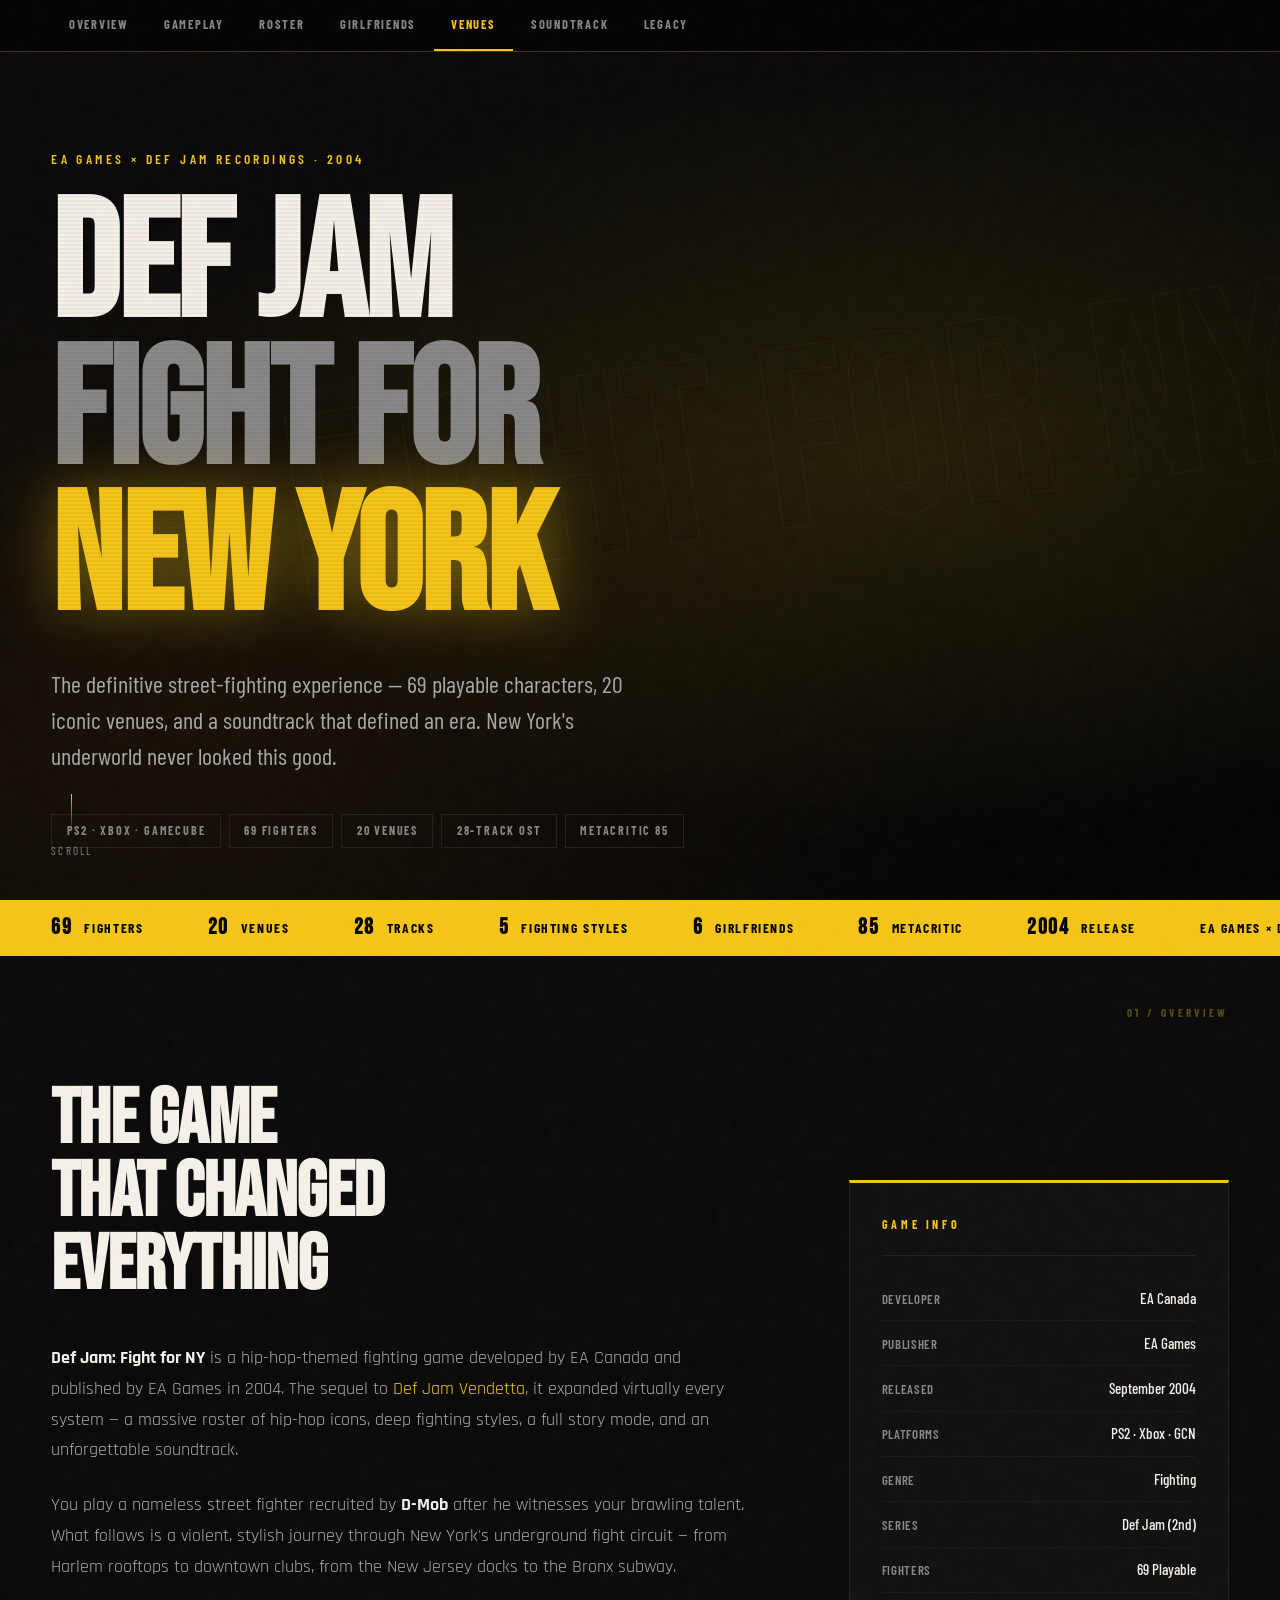
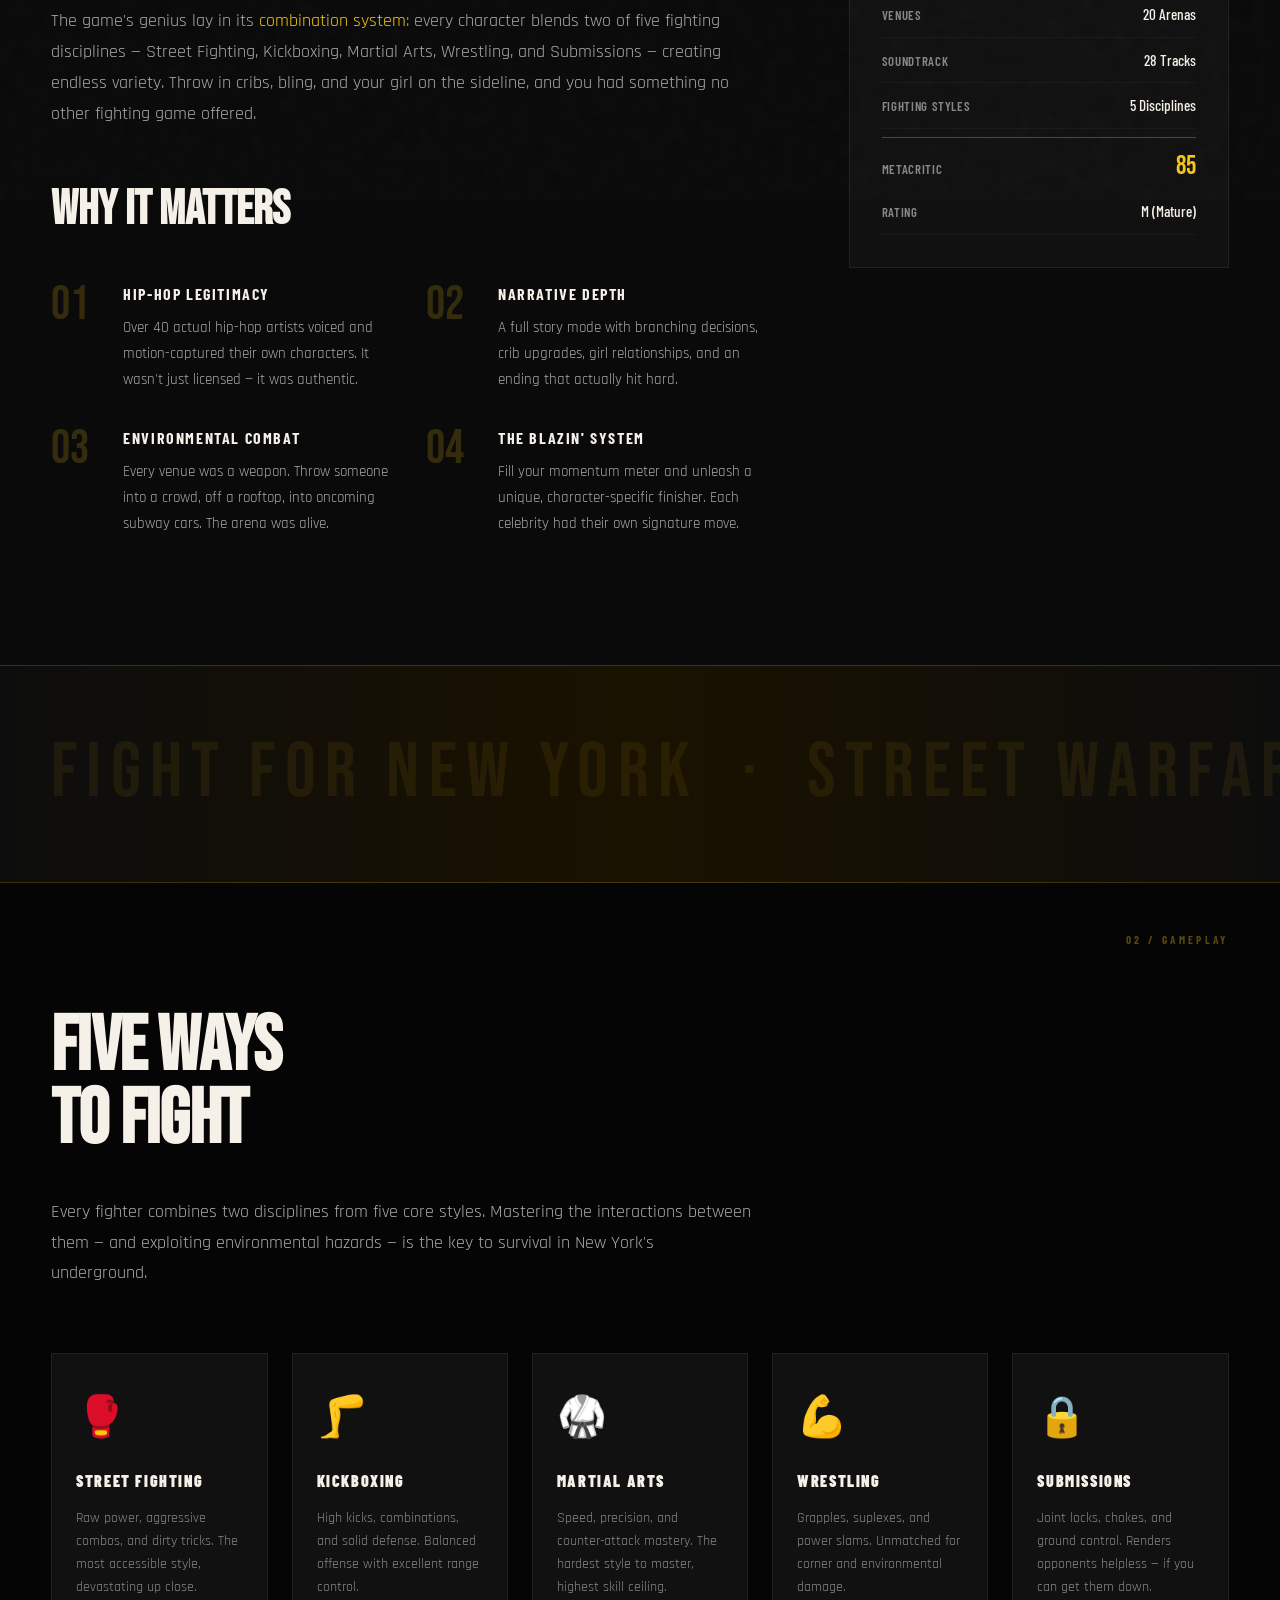
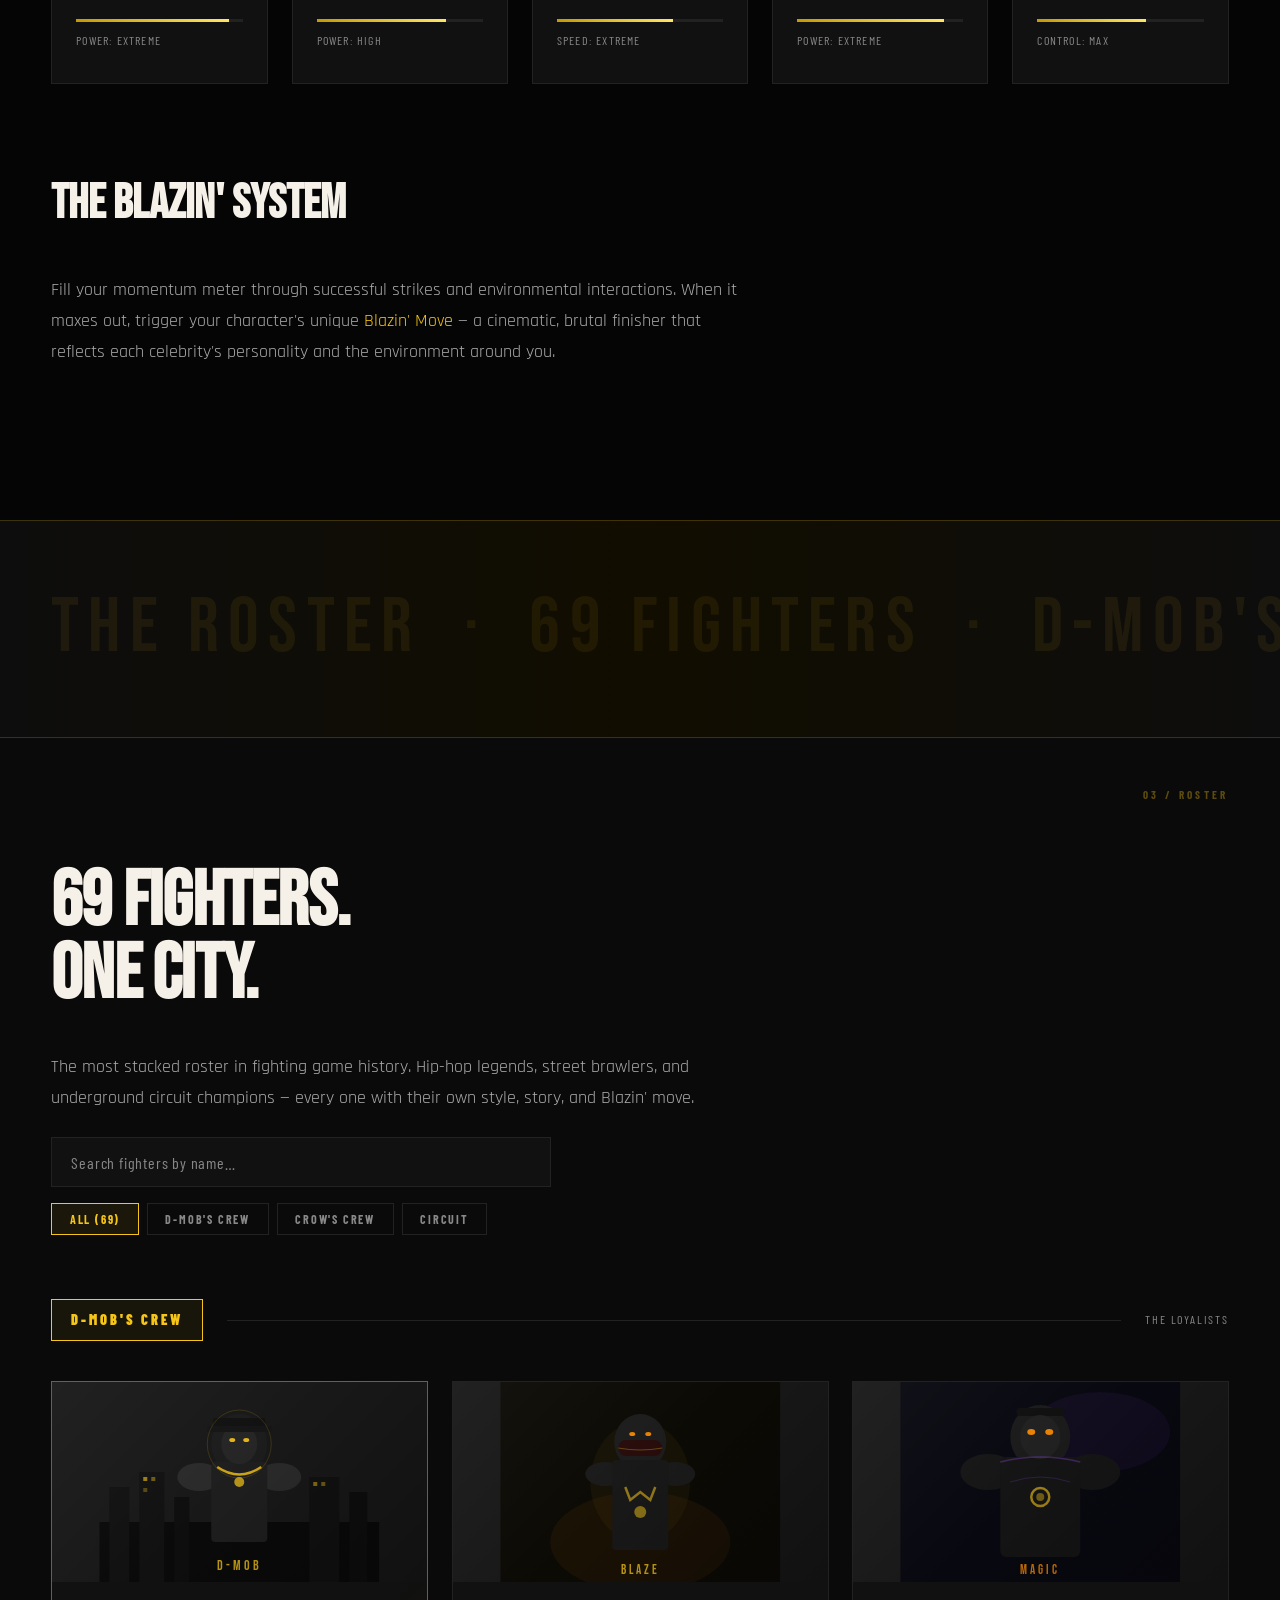
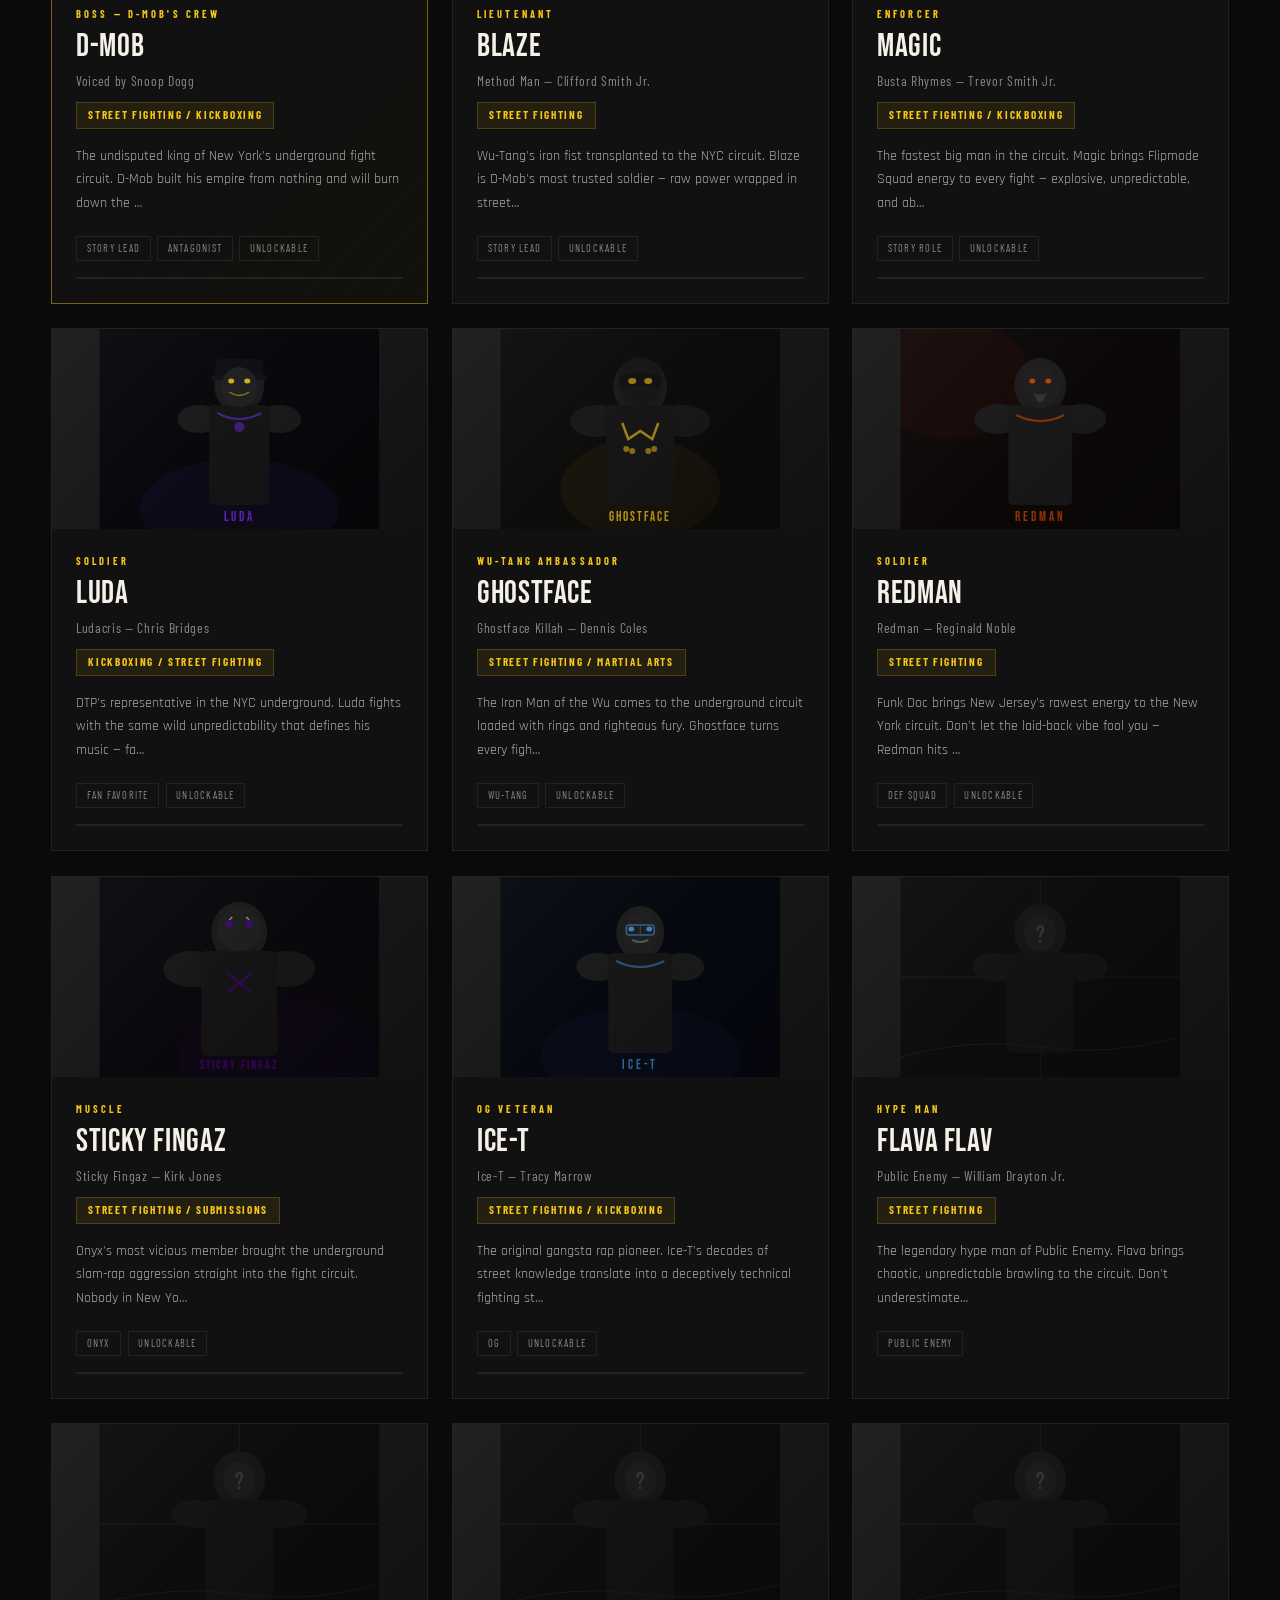
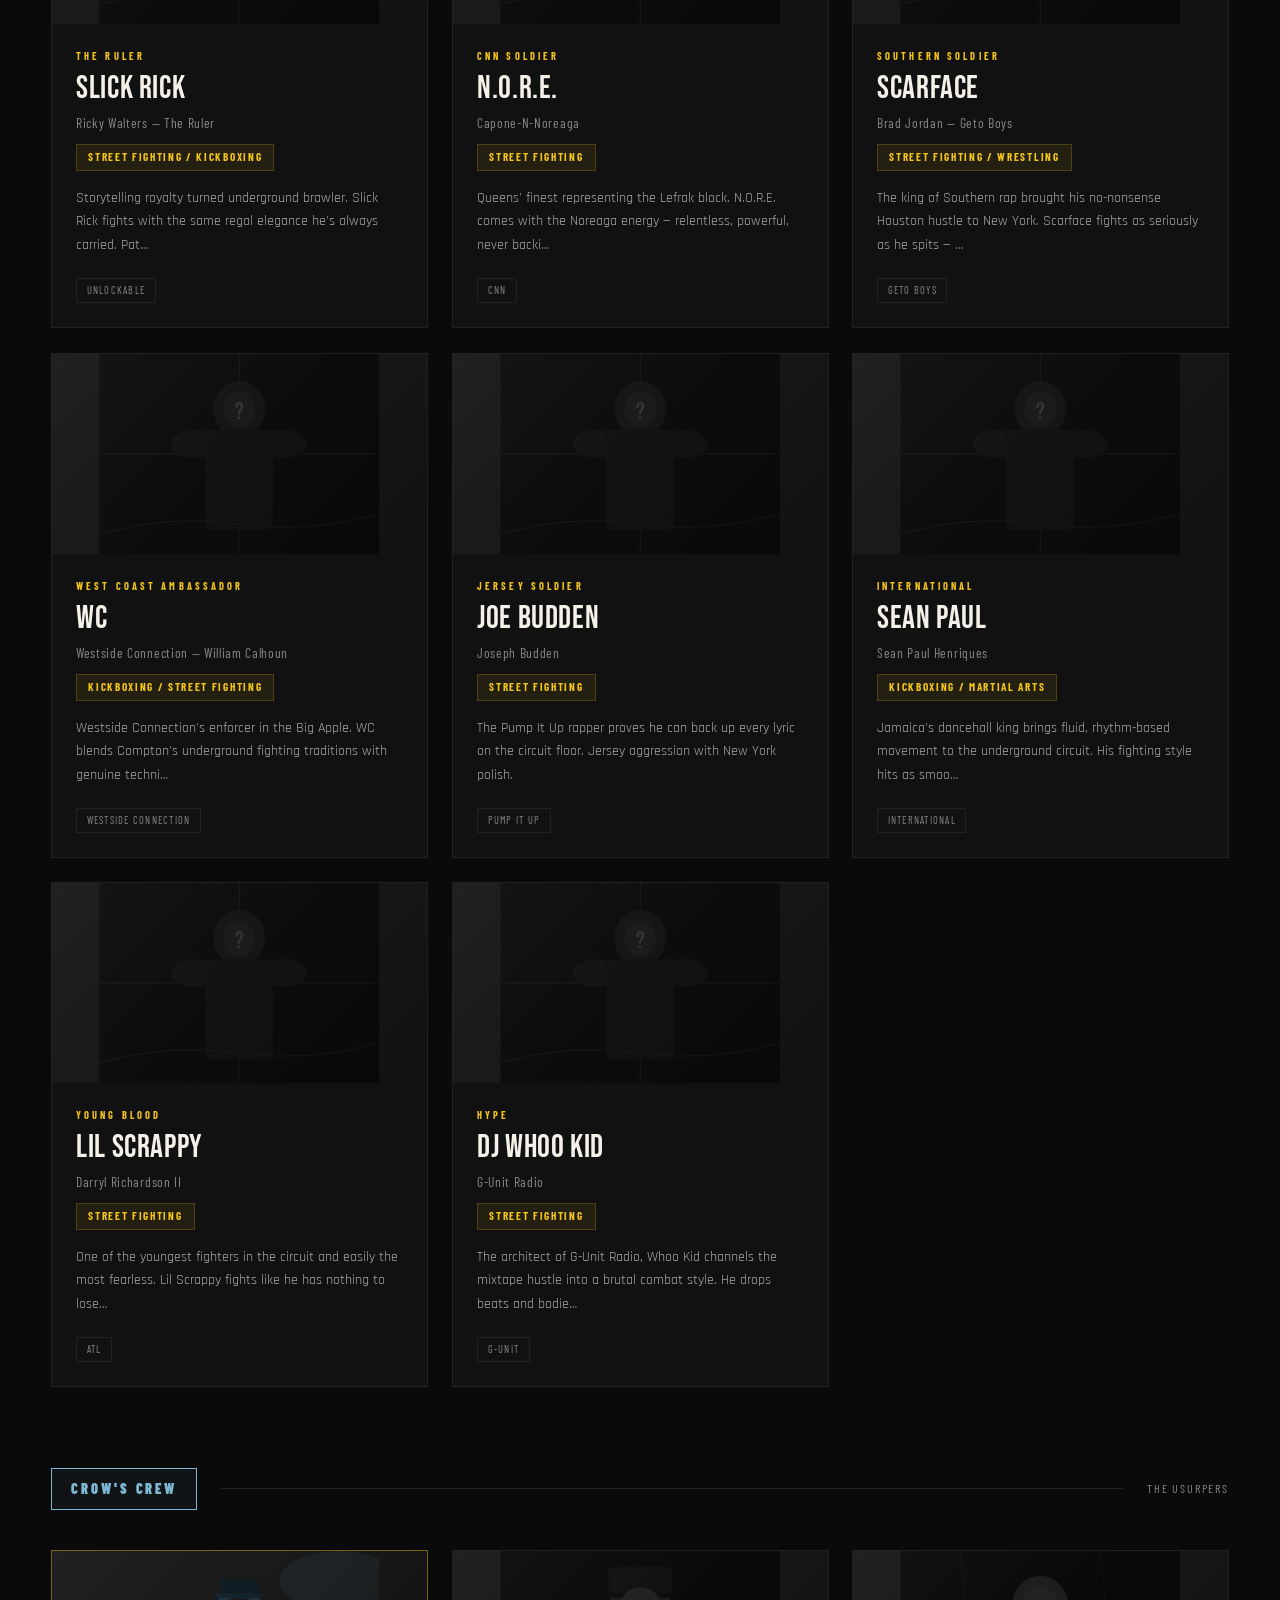
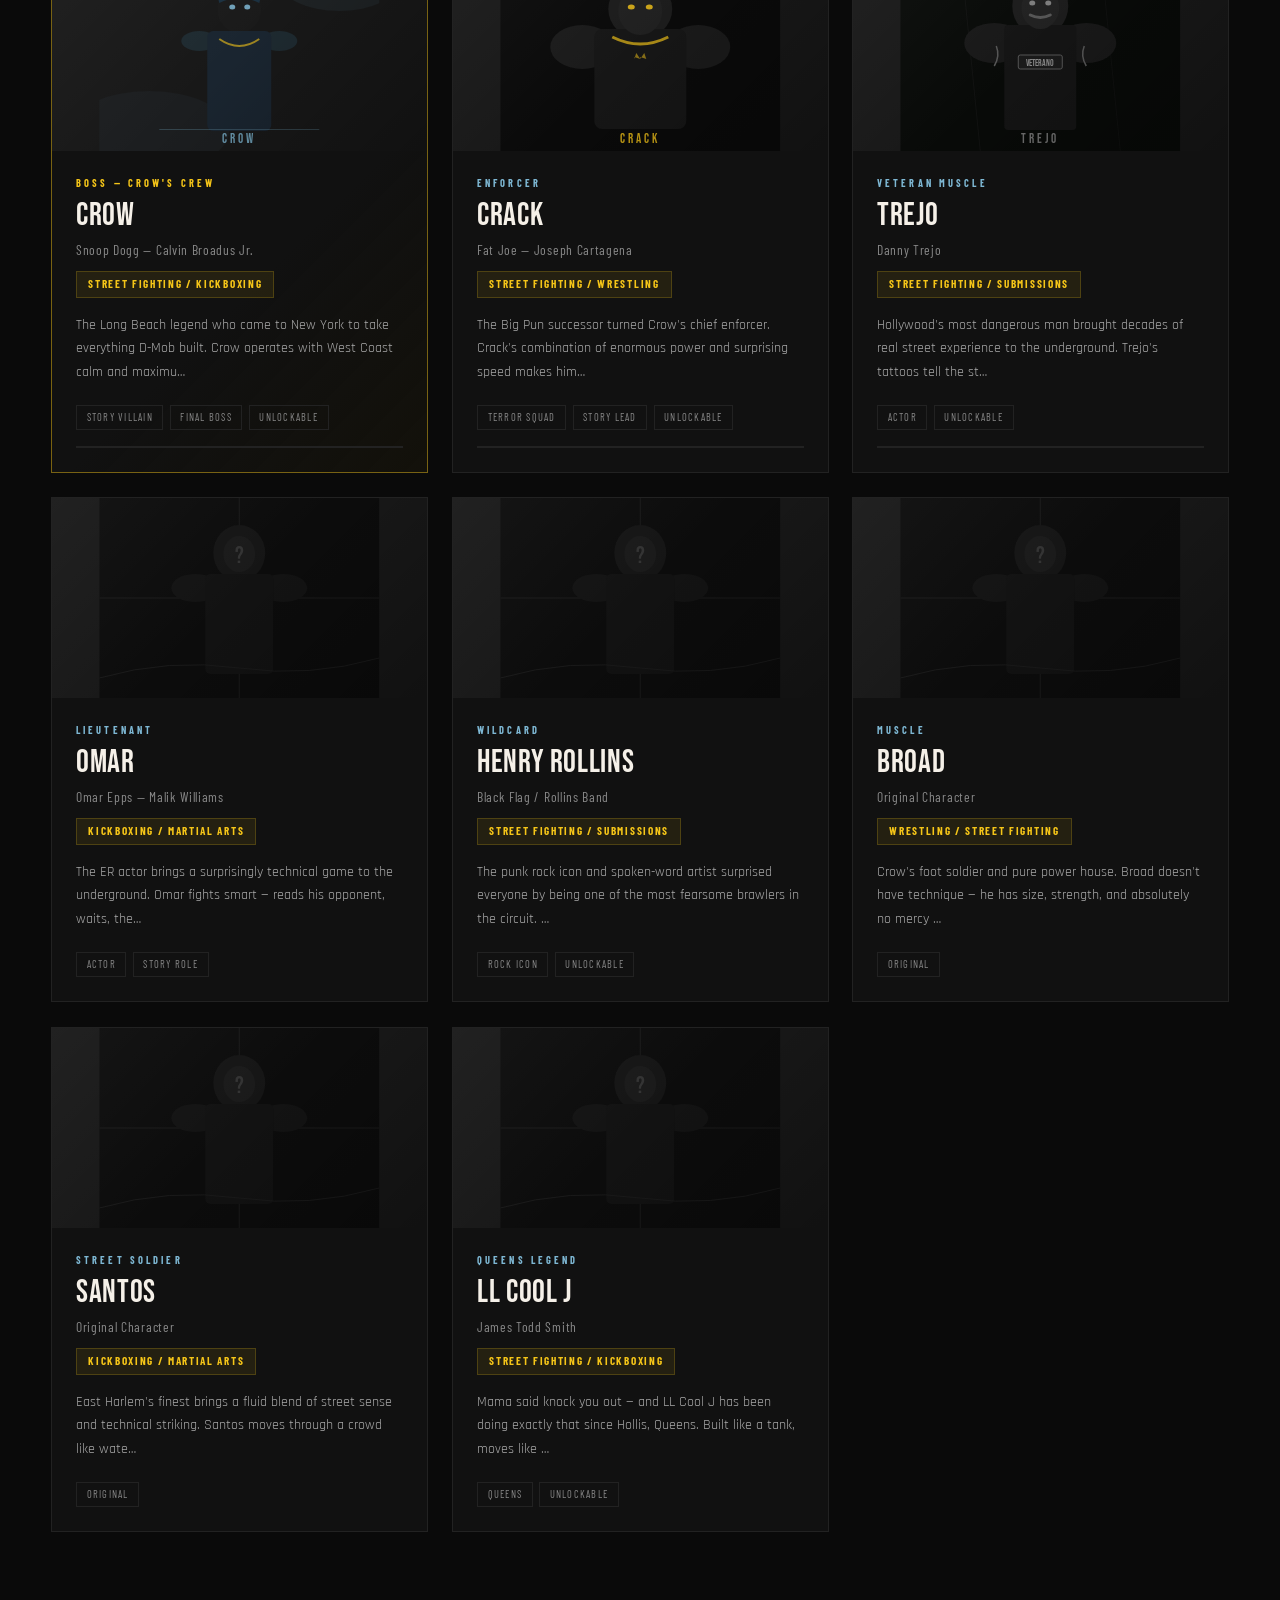
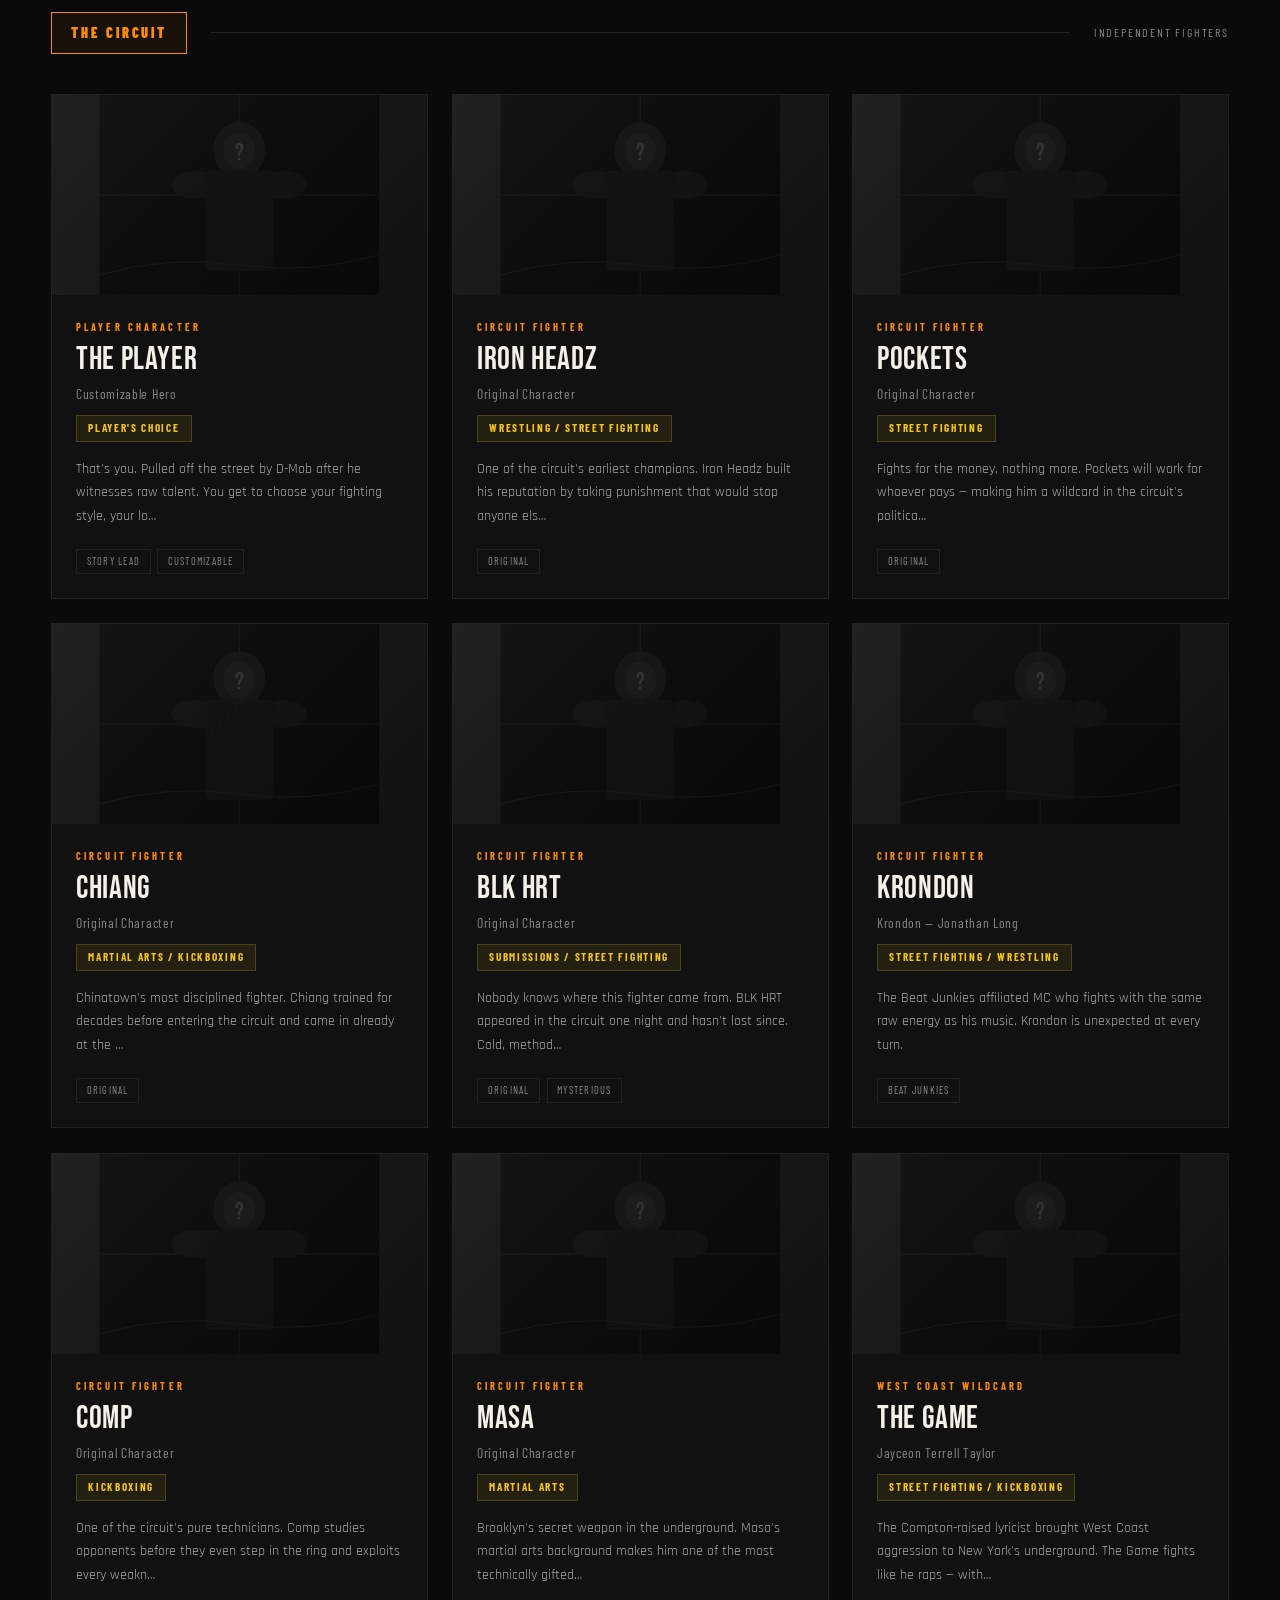
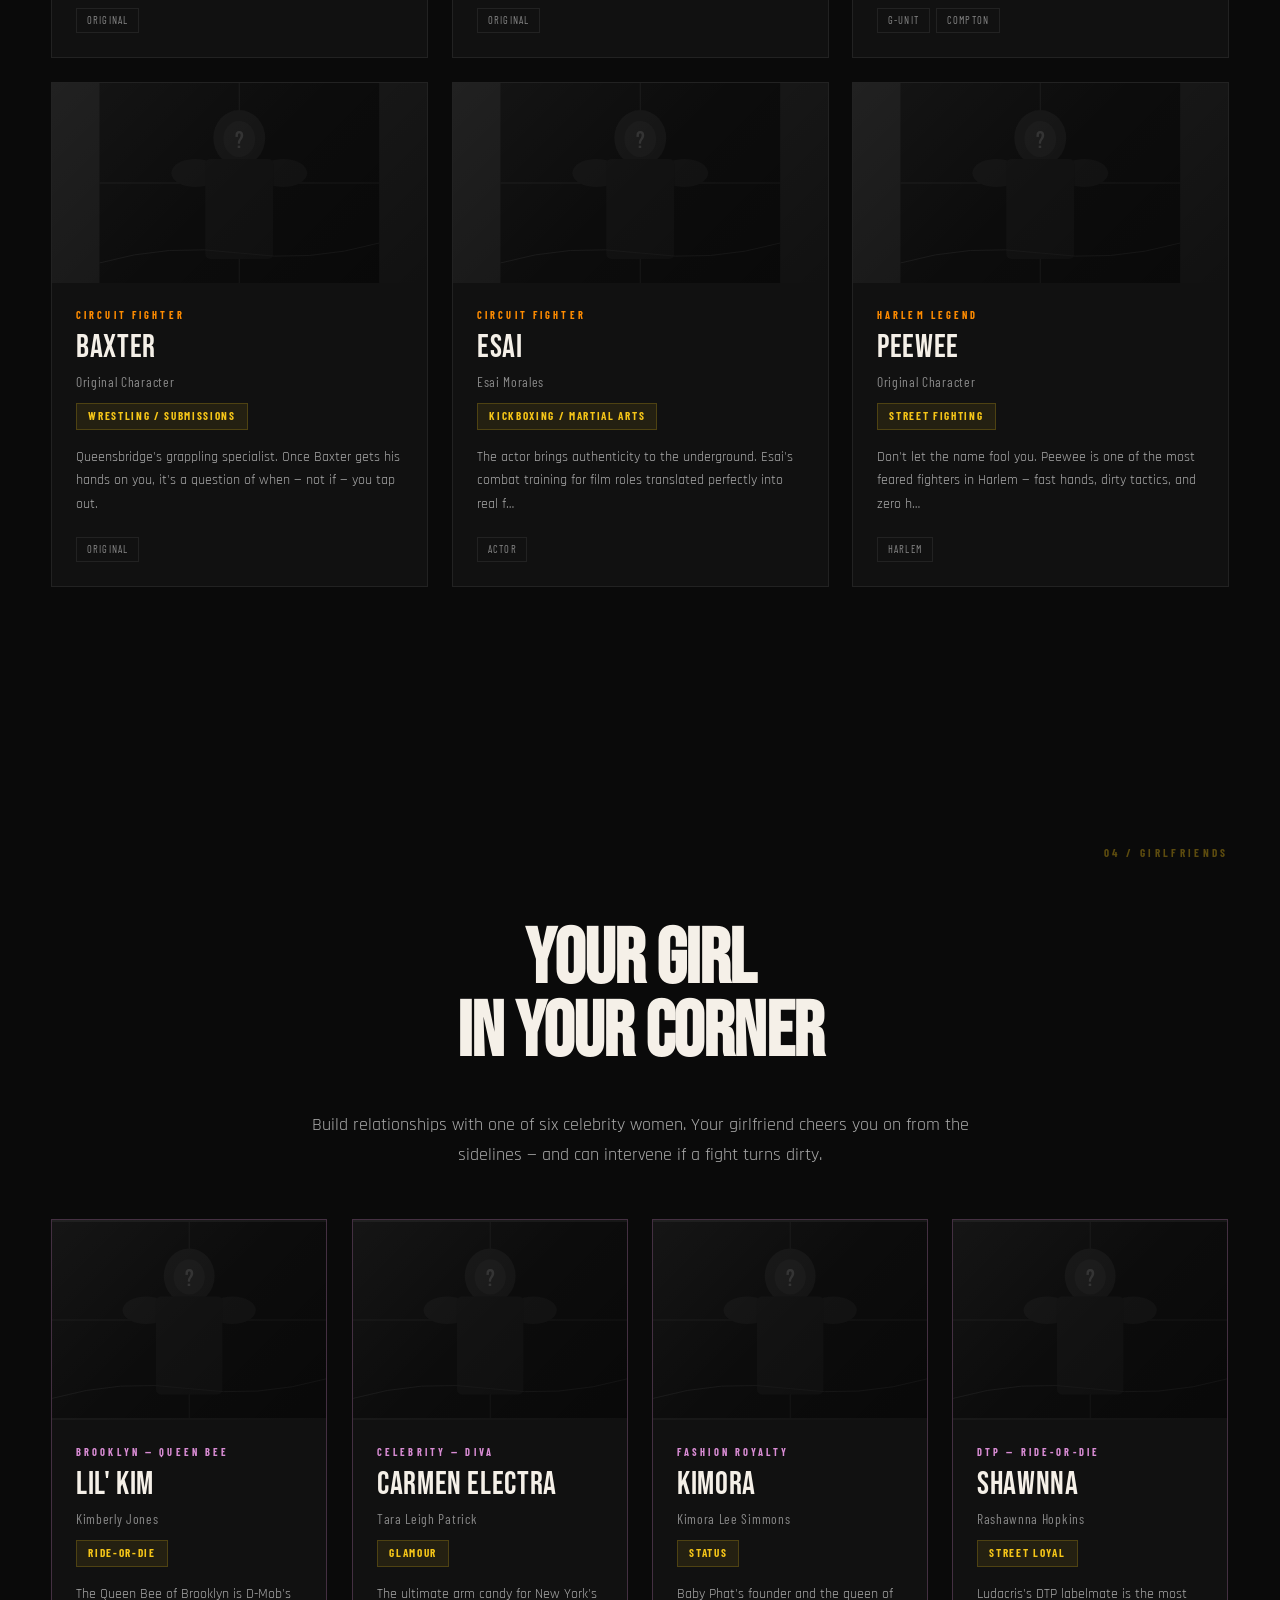
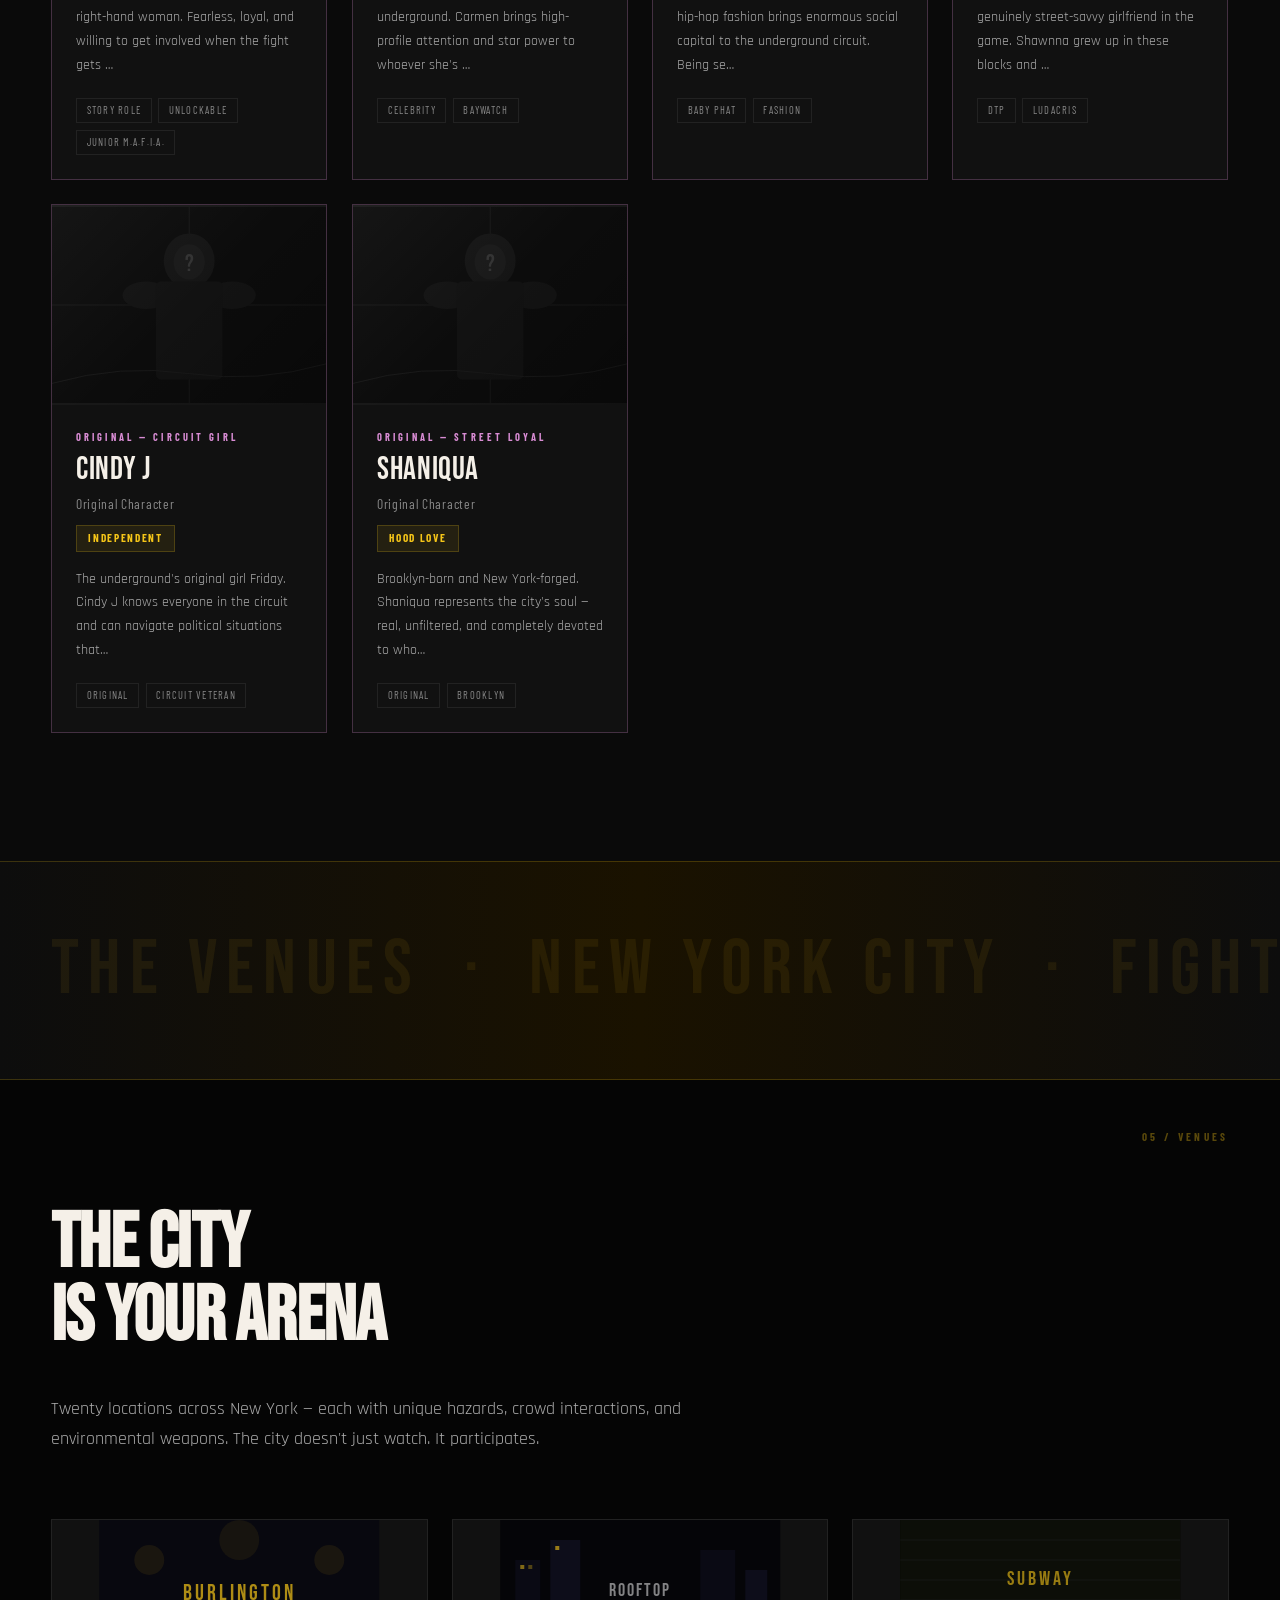
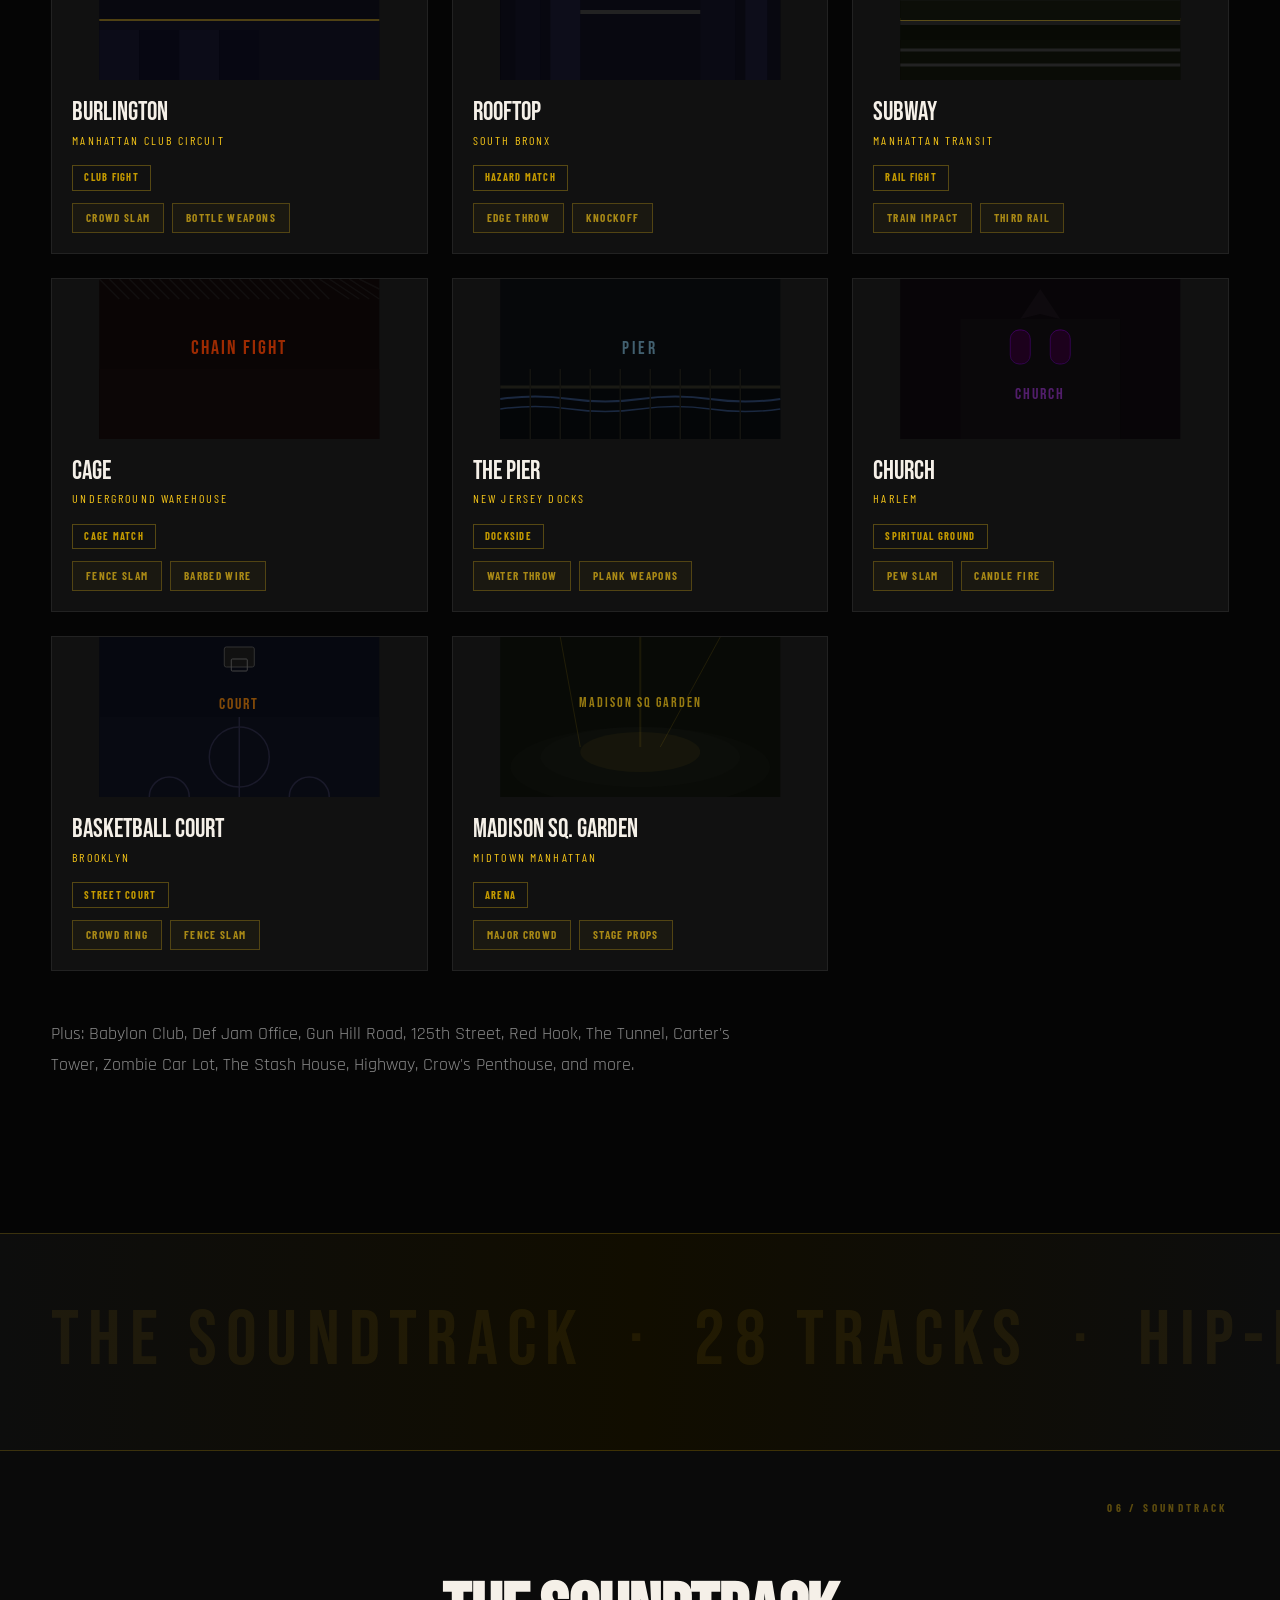
<file: index.html>
<!DOCTYPE html>
<html lang="en">
<head>
<meta charset="UTF-8"/>
<meta name="viewport" content="width=device-width,initial-scale=1"/>
<title>Def Jam: Fight for NY — Unofficial Wiki</title>
<link rel="preconnect" href="https://fonts.googleapis.com"/>
<link rel="preconnect" href="https://fonts.gstatic.com" crossorigin/>
<link href="https://fonts.googleapis.com/css2?family=Bebas+Neue&family=Barlow+Condensed:wght@400;600;700;900&family=Rajdhani:wght@400;500;600;700&display=swap" rel="stylesheet"/>
<link rel="stylesheet" href="css/style.css"/>
<link rel="stylesheet" href="css/animations.css"/>
</head>
<body>

<!-- SVG portrait sprites -->
<div style="display:none" aria-hidden="true">
  <object data="img/portraits.svg" type="image/svg+xml" style="display:none"></object>
</div>
<!-- inline SVG defs for <use> -->
<svg style="display:none" aria-hidden="true">
  <defs id="svg-defs"></defs>
</svg>

<div class="scanlines" aria-hidden="true"></div>
<div class="noise"     aria-hidden="true"></div>
<canvas id="particle-canvas" aria-hidden="true"></canvas>

<!-- NAV -->
<nav class="nav-bar" role="navigation" aria-label="Main navigation">
  <ul>
    <li><a class="nav-link" href="#overview">Overview</a></li>
    <li><a class="nav-link" href="#gameplay">Gameplay</a></li>
    <li><a class="nav-link" href="#fighters">Roster</a></li>
    <li><a class="nav-link" href="#girlfriends">Girlfriends</a></li>
    <li><a class="nav-link" href="#venues">Venues</a></li>
    <li><a class="nav-link" href="#soundtrack">Soundtrack</a></li>
    <li><a class="nav-link" href="#legacy">Legacy</a></li>
  </ul>
</nav>

<!-- HERO -->
<header class="site-header">
  <div class="header-bg" aria-hidden="true"></div>
  <div class="header-graffiti" aria-hidden="true">FIGHT FOR NY</div>
  <div class="hero-content">
    <p class="hero-eyebrow">EA Games × Def Jam Recordings · 2004</p>
    <h1 class="hero-title">
      <span class="title-def">DEF JAM</span>
      <span class="title-fight">FIGHT FOR</span>
      <span class="title-ny glitch" data-text="NEW YORK">NEW YORK</span>
    </h1>
    <p class="hero-sub">The definitive street-fighting experience — 69 playable characters, 20 iconic venues, and a soundtrack that defined an era. New York's underworld never looked this good.</p>
    <div class="hero-tags">
      <span class="tag">PS2 · XBOX · GAMECUBE</span>
      <span class="tag">69 Fighters</span>
      <span class="tag">20 Venues</span>
      <span class="tag">28-Track OST</span>
      <span class="tag">Metacritic 85</span>
    </div>
  </div>
  <div class="hero-scroll-hint" aria-hidden="true">
    <div class="scroll-arrow"></div>
    <span>Scroll</span>
  </div>
</header>

<!-- STATS TICKER -->
<div class="stats-ticker" aria-hidden="true">
  <div class="stats-ticker-inner">
    <div class="stat-item"><span class="val">69</span> Fighters</div>
    <div class="stat-item"><span class="val">20</span> Venues</div>
    <div class="stat-item"><span class="val">28</span> Tracks</div>
    <div class="stat-item"><span class="val">5</span> Fighting Styles</div>
    <div class="stat-item"><span class="val">6</span> Girlfriends</div>
    <div class="stat-item"><span class="val">85</span> Metacritic</div>
    <div class="stat-item"><span class="val">2004</span> Release</div>
    <div class="stat-item">EA GAMES × DEF JAM RECORDINGS</div>
    <div class="stat-item">THE STREETS OF NEW YORK NEVER SLEEP</div>
  </div>
</div>

<!-- ═══════════════════════════════════════════
  OVERVIEW
════════════════════════════════════════════ -->
<section class="section section-overview" id="overview">
  <span class="section-label">01 / Overview</span>
  <div class="container">
    <div class="overview-grid">
      <div>
        <h2 class="section-title reveal-up">The Game<br/>That Changed<br/>Everything</h2>
        <p class="body-text reveal-up delay-1">
          <strong>Def Jam: Fight for NY</strong> is a hip-hop-themed fighting game developed by EA Canada and published by EA Games in 2004. The sequel to <em>Def Jam Vendetta</em>, it expanded virtually every system — a massive roster of hip-hop icons, deep fighting styles, a full story mode, and an unforgettable soundtrack.
        </p>
        <p class="body-text reveal-up delay-2">
          You play a nameless street fighter recruited by <strong>D-Mob</strong> after he witnesses your brawling talent. What follows is a violent, stylish journey through New York's underground fight circuit — from Harlem rooftops to downtown clubs, from the New Jersey docks to the Bronx subway.
        </p>
        <p class="body-text reveal-up delay-3">
          The game's genius lay in its <em>combination system</em>: every character blends two of five fighting disciplines — Street Fighting, Kickboxing, Martial Arts, Wrestling, and Submissions — creating endless variety. Throw in cribs, bling, and your girl on the sideline, and you had something no other fighting game offered.
        </p>
        <div class="reveal-up delay-4" style="margin-top:2.5rem">
          <h3 class="sub-title">Why It Matters</h3>
          <div class="features-grid">
            <div class="feature-item">
              <div class="feature-num">01</div>
              <div class="feature-content">
                <div class="feature-title">Hip-Hop Legitimacy</div>
                <p>Over 40 actual hip-hop artists voiced and motion-captured their own characters. It wasn't just licensed — it was authentic.</p>
              </div>
            </div>
            <div class="feature-item">
              <div class="feature-num">02</div>
              <div class="feature-content">
                <div class="feature-title">Narrative Depth</div>
                <p>A full story mode with branching decisions, crib upgrades, girl relationships, and an ending that actually hit hard.</p>
              </div>
            </div>
            <div class="feature-item">
              <div class="feature-num">03</div>
              <div class="feature-content">
                <div class="feature-title">Environmental Combat</div>
                <p>Every venue was a weapon. Throw someone into a crowd, off a rooftop, into oncoming subway cars. The arena was alive.</p>
              </div>
            </div>
            <div class="feature-item">
              <div class="feature-num">04</div>
              <div class="feature-content">
                <div class="feature-title">The Blazin' System</div>
                <p>Fill your momentum meter and unleash a unique, character-specific finisher. Each celebrity had their own signature move.</p>
              </div>
            </div>
          </div>
        </div>
      </div>

      <!-- info card -->
      <aside class="info-card reveal-left delay-2">
        <div class="card-header">Game Info</div>
        <div class="info-row"><span class="info-label">Developer</span><span class="info-value">EA Canada</span></div>
        <div class="info-row"><span class="info-label">Publisher</span><span class="info-value">EA Games</span></div>
        <div class="info-row"><span class="info-label">Released</span><span class="info-value">September 2004</span></div>
        <div class="info-row"><span class="info-label">Platforms</span><span class="info-value">PS2 · Xbox · GCN</span></div>
        <div class="info-row"><span class="info-label">Genre</span><span class="info-value">Fighting</span></div>
        <div class="info-row"><span class="info-label">Series</span><span class="info-value">Def Jam (2nd)</span></div>
        <div class="info-row"><span class="info-label">Fighters</span><span class="info-value">69 Playable</span></div>
        <div class="info-row"><span class="info-label">Venues</span><span class="info-value">20 Arenas</span></div>
        <div class="info-row"><span class="info-label">Soundtrack</span><span class="info-value">28 Tracks</span></div>
        <div class="info-row"><span class="info-label">Fighting Styles</span><span class="info-value">5 Disciplines</span></div>
        <div class="info-row highlight">
          <span class="info-label">Metacritic</span>
          <span class="info-value score" id="metacritic-score" data-score="85">85</span>
        </div>
        <div class="info-row"><span class="info-label">Rating</span><span class="info-value">M (Mature)</span></div>
      </aside>
    </div>
  </div>
</section>

<div class="section-divider">
  <div class="divider-text">FIGHT FOR NEW YORK &nbsp;·&nbsp; STREET WARFARE &nbsp;·&nbsp; DEF JAM &nbsp;·&nbsp; EA GAMES &nbsp;·&nbsp;</div>
</div>

<!-- ═══════════════════════════════════════════
  GAMEPLAY
════════════════════════════════════════════ -->
<section class="section section-gameplay" id="gameplay">
  <span class="section-label">02 / Gameplay</span>
  <div class="container">
    <h2 class="section-title reveal-up">Five Ways<br/>To Fight</h2>
    <p class="body-text reveal-up delay-1">Every fighter combines two disciplines from five core styles. Mastering the interactions between them — and exploiting environmental hazards — is the key to survival in New York's underground.</p>

    <div class="styles-grid">
      <div class="style-card reveal-up delay-1">
        <span class="style-icon">🥊</span>
        <div class="style-name">Street Fighting</div>
        <div class="style-desc">Raw power, aggressive combos, and dirty tricks. The most accessible style, devastating up close.</div>
        <div class="style-bar"><div class="style-fill" style="--fill:92%"></div></div>
        <div class="style-stat">Power: Extreme</div>
      </div>
      <div class="style-card reveal-up delay-2">
        <span class="style-icon">🦵</span>
        <div class="style-name">Kickboxing</div>
        <div class="style-desc">High kicks, combinations, and solid defense. Balanced offense with excellent range control.</div>
        <div class="style-bar"><div class="style-fill" style="--fill:78%"></div></div>
        <div class="style-stat">Power: High</div>
      </div>
      <div class="style-card reveal-up delay-3">
        <span class="style-icon">🥋</span>
        <div class="style-name">Martial Arts</div>
        <div class="style-desc">Speed, precision, and counter-attack mastery. The hardest style to master, highest skill ceiling.</div>
        <div class="style-bar"><div class="style-fill" style="--fill:70%"></div></div>
        <div class="style-stat">Speed: Extreme</div>
      </div>
      <div class="style-card reveal-up delay-2">
        <span class="style-icon">💪</span>
        <div class="style-name">Wrestling</div>
        <div class="style-desc">Grapples, suplexes, and power slams. Unmatched for corner and environmental damage.</div>
        <div class="style-bar"><div class="style-fill" style="--fill:88%"></div></div>
        <div class="style-stat">Power: Extreme</div>
      </div>
      <div class="style-card reveal-up delay-3">
        <span class="style-icon">🔒</span>
        <div class="style-name">Submissions</div>
        <div class="style-desc">Joint locks, chokes, and ground control. Renders opponents helpless — if you can get them down.</div>
        <div class="style-bar"><div class="style-fill" style="--fill:65%"></div></div>
        <div class="style-stat">Control: Max</div>
      </div>
    </div>

    <h3 class="sub-title reveal-up" style="margin-top:5rem">The Blazin' System</h3>
    <p class="body-text reveal-up delay-1">Fill your momentum meter through successful strikes and environmental interactions. When it maxes out, trigger your character's unique <em>Blazin' Move</em> — a cinematic, brutal finisher that reflects each celebrity's personality and the environment around you.</p>
  </div>
</section>

<div class="section-divider alt">
  <div class="divider-text">THE ROSTER &nbsp;·&nbsp; 69 FIGHTERS &nbsp;·&nbsp; D-MOB'S CREW &nbsp;·&nbsp; CROW'S CREW &nbsp;·&nbsp; THE CIRCUIT &nbsp;·&nbsp;</div>
</div>

<!-- ═══════════════════════════════════════════
  FIGHTERS
════════════════════════════════════════════ -->
<section class="section section-fighters" id="fighters">
  <span class="section-label">03 / Roster</span>
  <div class="container">
    <h2 class="section-title reveal-up">69 Fighters.<br/>One City.</h2>
    <p class="body-text reveal-up delay-1">The most stacked roster in fighting game history. Hip-hop legends, street brawlers, and underground circuit champions — every one with their own style, story, and Blazin' move.</p>

    <!-- Filter UI -->
    <div class="roster-filter reveal-up delay-2">
      <input type="text" id="fighterSearch" class="filter-input" placeholder="Search fighters by name…" autocomplete="off"/>
      <div class="filter-buttons">
        <button class="filter-btn active" data-filter="all">All (69)</button>
        <button class="filter-btn" data-filter="dmob">D-Mob's Crew</button>
        <button class="filter-btn" data-filter="crow">Crow's Crew</button>
        <button class="filter-btn" data-filter="circuit">Circuit</button>
      </div>
    </div>

    <!-- D-MOB'S CREW -->
    <div class="roster-group" id="group-dmob">
      <div class="roster-group-header reveal-up">
        <span class="roster-group-side dmob">D-Mob's Crew</span>
        <div class="roster-group-line"></div>
        <span class="roster-count">The Loyalists</span>
      </div>
      <div class="fighters-grid">

        <div class="fighter-card" data-tier="boss" data-group="dmob" data-name="d-mob dmob boss">
          <div class="fighter-portrait">
            <svg viewBox="0 0 280 200"><use href="#portrait-dmob"/></svg>
            <div class="portrait-shine"></div>
          </div>
          <div class="fighter-body">
            <div class="fighter-rank">BOSS — D-MOB'S CREW</div>
            <div class="fighter-name">D-MOB</div>
            <div class="fighter-real">Voiced by Snoop Dogg</div>
            <div class="fighter-style">Street Fighting / Kickboxing</div>
            <p class="fighter-bio">The undisputed king of New York's underground fight circuit. D-Mob built his empire from nothing and will burn down the city before letting Crow take it. Ruthless, charismatic, and always two steps ahead.</p>
            <div class="fighter-tags"><span>Story Lead</span><span>Antagonist</span><span>Unlockable</span></div>
            <div class="blazin-bar"><div class="blazin-fill"></div></div>
          </div>
        </div>

        <div class="fighter-card" data-tier="dmob" data-group="dmob" data-name="blaze method man clifford smith wu-tang">
          <div class="fighter-portrait">
            <svg viewBox="0 0 280 200"><use href="#portrait-blaze"/></svg>
            <div class="portrait-shine"></div>
          </div>
          <div class="fighter-body">
            <div class="fighter-rank">LIEUTENANT</div>
            <div class="fighter-name">BLAZE</div>
            <div class="fighter-real">Method Man — Clifford Smith Jr.</div>
            <div class="fighter-style">Street Fighting</div>
            <p class="fighter-bio">Wu-Tang's iron fist transplanted to the NYC circuit. Blaze is D-Mob's most trusted soldier — raw power wrapped in street wisdom.</p>
            <div class="fighter-tags"><span>Story Lead</span><span>Unlockable</span></div>
            <div class="blazin-bar"><div class="blazin-fill"></div></div>
          </div>
        </div>

        <div class="fighter-card" data-tier="dmob" data-group="dmob" data-name="magic busta rhymes trevor smith">
          <div class="fighter-portrait">
            <svg viewBox="0 0 280 200"><use href="#portrait-magic"/></svg>
            <div class="portrait-shine"></div>
          </div>
          <div class="fighter-body">
            <div class="fighter-rank">ENFORCER</div>
            <div class="fighter-name">MAGIC</div>
            <div class="fighter-real">Busta Rhymes — Trevor Smith Jr.</div>
            <div class="fighter-style">Street Fighting / Kickboxing</div>
            <p class="fighter-bio">The fastest big man in the circuit. Magic brings Flipmode Squad energy to every fight — explosive, unpredictable, and absolutely ferocious.</p>
            <div class="fighter-tags"><span>Story Role</span><span>Unlockable</span></div>
            <div class="blazin-bar"><div class="blazin-fill"></div></div>
          </div>
        </div>

        <div class="fighter-card" data-tier="dmob" data-group="dmob" data-name="luda ludacris chris bridges">
          <div class="fighter-portrait">
            <svg viewBox="0 0 280 200"><use href="#portrait-luda"/></svg>
            <div class="portrait-shine"></div>
          </div>
          <div class="fighter-body">
            <div class="fighter-rank">SOLDIER</div>
            <div class="fighter-name">LUDA</div>
            <div class="fighter-real">Ludacris — Chris Bridges</div>
            <div class="fighter-style">Kickboxing / Street Fighting</div>
            <p class="fighter-bio">DTP's representative in the NYC underground. Luda fights with the same wild unpredictability that defines his music — fast, hard, and always entertaining.</p>
            <div class="fighter-tags"><span>Fan Favorite</span><span>Unlockable</span></div>
            <div class="blazin-bar"><div class="blazin-fill"></div></div>
          </div>
        </div>

        <div class="fighter-card" data-tier="dmob" data-group="dmob" data-name="ghostface ghostface killah tony starks wu-tang">
          <div class="fighter-portrait">
            <svg viewBox="0 0 280 200"><use href="#portrait-ghostface"/></svg>
            <div class="portrait-shine"></div>
          </div>
          <div class="fighter-body">
            <div class="fighter-rank">WU-TANG AMBASSADOR</div>
            <div class="fighter-name">GHOSTFACE</div>
            <div class="fighter-real">Ghostface Killah — Dennis Coles</div>
            <div class="fighter-style">Street Fighting / Martial Arts</div>
            <p class="fighter-bio">The Iron Man of the Wu comes to the underground circuit loaded with rings and righteous fury. Ghostface turns every fight into a masterwork of controlled chaos.</p>
            <div class="fighter-tags"><span>Wu-Tang</span><span>Unlockable</span></div>
            <div class="blazin-bar"><div class="blazin-fill"></div></div>
          </div>
        </div>

        <div class="fighter-card" data-tier="dmob" data-group="dmob" data-name="redman reggie noble def squad">
          <div class="fighter-portrait">
            <svg viewBox="0 0 280 200"><use href="#portrait-redman"/></svg>
            <div class="portrait-shine"></div>
          </div>
          <div class="fighter-body">
            <div class="fighter-rank">SOLDIER</div>
            <div class="fighter-name">REDMAN</div>
            <div class="fighter-real">Redman — Reginald Noble</div>
            <div class="fighter-style">Street Fighting</div>
            <p class="fighter-bio">Funk Doc brings New Jersey's rawest energy to the New York circuit. Don't let the laid-back vibe fool you — Redman hits like a freight train and never stops coming.</p>
            <div class="fighter-tags"><span>Def Squad</span><span>Unlockable</span></div>
            <div class="blazin-bar"><div class="blazin-fill"></div></div>
          </div>
        </div>

        <div class="fighter-card" data-tier="dmob" data-group="dmob" data-name="sticky fingaz kirk jones onyx">
          <div class="fighter-portrait">
            <svg viewBox="0 0 280 200"><use href="#portrait-sticky"/></svg>
            <div class="portrait-shine"></div>
          </div>
          <div class="fighter-body">
            <div class="fighter-rank">MUSCLE</div>
            <div class="fighter-name">STICKY FINGAZ</div>
            <div class="fighter-real">Sticky Fingaz — Kirk Jones</div>
            <div class="fighter-style">Street Fighting / Submissions</div>
            <p class="fighter-bio">Onyx's most vicious member brought the underground slam-rap aggression straight into the fight circuit. Nobody in New York is scarier when he's angry.</p>
            <div class="fighter-tags"><span>Onyx</span><span>Unlockable</span></div>
            <div class="blazin-bar"><div class="blazin-fill"></div></div>
          </div>
        </div>

        <div class="fighter-card" data-tier="dmob" data-group="dmob" data-name="ice-t icet tracy lauren marrow">
          <div class="fighter-portrait">
            <svg viewBox="0 0 280 200"><use href="#portrait-icet"/></svg>
            <div class="portrait-shine"></div>
          </div>
          <div class="fighter-body">
            <div class="fighter-rank">OG VETERAN</div>
            <div class="fighter-name">ICE-T</div>
            <div class="fighter-real">Ice-T — Tracy Marrow</div>
            <div class="fighter-style">Street Fighting / Kickboxing</div>
            <p class="fighter-bio">The original gangsta rap pioneer. Ice-T's decades of street knowledge translate into a deceptively technical fighting style. He's seen everything and can counter anything.</p>
            <div class="fighter-tags"><span>OG</span><span>Unlockable</span></div>
            <div class="blazin-bar"><div class="blazin-fill"></div></div>
          </div>
        </div>

        <!-- remaining D-Mob crew: generic portraits -->
        <div class="fighter-card" data-tier="dmob" data-group="dmob" data-name="flava flav william drayton public enemy">
          <div class="fighter-portrait">
            <svg viewBox="0 0 280 200"><use href="#portrait-generic"/></svg>
            <div class="portrait-shine"></div>
          </div>
          <div class="fighter-body">
            <div class="fighter-rank">HYPE MAN</div>
            <div class="fighter-name">FLAVA FLAV</div>
            <div class="fighter-real">Public Enemy — William Drayton Jr.</div>
            <div class="fighter-style">Street Fighting</div>
            <p class="fighter-bio">The legendary hype man of Public Enemy. Flava brings chaotic, unpredictable brawling to the circuit. Don't underestimate the clock man.</p>
            <div class="fighter-tags"><span>Public Enemy</span></div>
          </div>
        </div>

        <div class="fighter-card" data-tier="dmob" data-group="dmob" data-name="slick rick ricky walters the ruler">
          <div class="fighter-portrait">
            <svg viewBox="0 0 280 200"><use href="#portrait-generic"/></svg>
            <div class="portrait-shine"></div>
          </div>
          <div class="fighter-body">
            <div class="fighter-rank">THE RULER</div>
            <div class="fighter-name">SLICK RICK</div>
            <div class="fighter-real">Ricky Walters — The Ruler</div>
            <div class="fighter-style">Street Fighting / Kickboxing</div>
            <p class="fighter-bio">Storytelling royalty turned underground brawler. Slick Rick fights with the same regal elegance he's always carried. Patch and all.</p>
            <div class="fighter-tags"><span>Unlockable</span></div>
          </div>
        </div>

        <div class="fighter-card" data-tier="dmob" data-group="dmob" data-name="capone noreaga nore perico">
          <div class="fighter-portrait">
            <svg viewBox="0 0 280 200"><use href="#portrait-generic"/></svg>
            <div class="portrait-shine"></div>
          </div>
          <div class="fighter-body">
            <div class="fighter-rank">CNN SOLDIER</div>
            <div class="fighter-name">N.O.R.E.</div>
            <div class="fighter-real">Capone-N-Noreaga</div>
            <div class="fighter-style">Street Fighting</div>
            <p class="fighter-bio">Queens' finest representing the Lefrak block. N.O.R.E. comes with the Noreaga energy — relentless, powerful, never backing down.</p>
            <div class="fighter-tags"><span>CNN</span></div>
          </div>
        </div>

        <div class="fighter-card" data-tier="dmob" data-group="dmob" data-name="scarface brad jordan houston geto boys">
          <div class="fighter-portrait">
            <svg viewBox="0 0 280 200"><use href="#portrait-generic"/></svg>
            <div class="portrait-shine"></div>
          </div>
          <div class="fighter-body">
            <div class="fighter-rank">SOUTHERN SOLDIER</div>
            <div class="fighter-name">SCARFACE</div>
            <div class="fighter-real">Brad Jordan — Geto Boys</div>
            <div class="fighter-style">Street Fighting / Wrestling</div>
            <p class="fighter-bio">The king of Southern rap brought his no-nonsense Houston hustle to New York. Scarface fights as seriously as he spits — with purpose and absolute conviction.</p>
            <div class="fighter-tags"><span>Geto Boys</span></div>
          </div>
        </div>

        <div class="fighter-card" data-tier="dmob" data-group="dmob" data-name="WC william calhoun westside connection ice cube">
          <div class="fighter-portrait">
            <svg viewBox="0 0 280 200"><use href="#portrait-generic"/></svg>
            <div class="portrait-shine"></div>
          </div>
          <div class="fighter-body">
            <div class="fighter-rank">WEST COAST AMBASSADOR</div>
            <div class="fighter-name">WC</div>
            <div class="fighter-real">Westside Connection — William Calhoun</div>
            <div class="fighter-style">Kickboxing / Street Fighting</div>
            <p class="fighter-bio">Westside Connection's enforcer in the Big Apple. WC blends Compton's underground fighting traditions with genuine technical skill.</p>
            <div class="fighter-tags"><span>Westside Connection</span></div>
          </div>
        </div>

        <div class="fighter-card" data-tier="dmob" data-group="dmob" data-name="joe budden joey budden pump it up">
          <div class="fighter-portrait">
            <svg viewBox="0 0 280 200"><use href="#portrait-generic"/></svg>
            <div class="portrait-shine"></div>
          </div>
          <div class="fighter-body">
            <div class="fighter-rank">JERSEY SOLDIER</div>
            <div class="fighter-name">JOE BUDDEN</div>
            <div class="fighter-real">Joseph Budden</div>
            <div class="fighter-style">Street Fighting</div>
            <p class="fighter-bio">The Pump It Up rapper proves he can back up every lyric on the circuit floor. Jersey aggression with New York polish.</p>
            <div class="fighter-tags"><span>Pump It Up</span></div>
          </div>
        </div>

        <div class="fighter-card" data-tier="dmob" data-group="dmob" data-name="Sean Paul sean paul henriques dancehall">
          <div class="fighter-portrait">
            <svg viewBox="0 0 280 200"><use href="#portrait-generic"/></svg>
            <div class="portrait-shine"></div>
          </div>
          <div class="fighter-body">
            <div class="fighter-rank">INTERNATIONAL</div>
            <div class="fighter-name">SEAN PAUL</div>
            <div class="fighter-real">Sean Paul Henriques</div>
            <div class="fighter-style">Kickboxing / Martial Arts</div>
            <p class="fighter-bio">Jamaica's dancehall king brings fluid, rhythm-based movement to the underground circuit. His fighting style hits as smooth as his flows.</p>
            <div class="fighter-tags"><span>International</span></div>
          </div>
        </div>

        <div class="fighter-card" data-tier="dmob" data-group="dmob" data-name="lil scrappy darryl richardson BMF">
          <div class="fighter-portrait">
            <svg viewBox="0 0 280 200"><use href="#portrait-generic"/></svg>
            <div class="portrait-shine"></div>
          </div>
          <div class="fighter-body">
            <div class="fighter-rank">YOUNG BLOOD</div>
            <div class="fighter-name">LIL SCRAPPY</div>
            <div class="fighter-real">Darryl Richardson II</div>
            <div class="fighter-style">Street Fighting</div>
            <p class="fighter-bio">One of the youngest fighters in the circuit and easily the most fearless. Lil Scrappy fights like he has nothing to lose — because he came from nothing.</p>
            <div class="fighter-tags"><span>ATL</span></div>
          </div>
        </div>

        <div class="fighter-card" data-tier="dmob" data-group="dmob" data-name="dj whoo kid whoo kid g-unit radio">
          <div class="fighter-portrait">
            <svg viewBox="0 0 280 200"><use href="#portrait-generic"/></svg>
            <div class="portrait-shine"></div>
          </div>
          <div class="fighter-body">
            <div class="fighter-rank">HYPE</div>
            <div class="fighter-name">DJ WHOO KID</div>
            <div class="fighter-real">G-Unit Radio</div>
            <div class="fighter-style">Street Fighting</div>
            <p class="fighter-bio">The architect of G-Unit Radio, Whoo Kid channels the mixtape hustle into a brutal combat style. He drops beats and bodies.</p>
            <div class="fighter-tags"><span>G-Unit</span></div>
          </div>
        </div>

      </div>
    </div><!-- /dmob group -->

    <!-- CROW'S CREW -->
    <div class="roster-group" id="group-crow">
      <div class="roster-group-header reveal-up">
        <span class="roster-group-side crow">Crow's Crew</span>
        <div class="roster-group-line"></div>
        <span class="roster-count">The Usurpers</span>
      </div>
      <div class="fighters-grid">

        <div class="fighter-card" data-tier="boss" data-group="crow" data-name="crow snoop dogg calvin cordozar broadus">
          <div class="fighter-portrait">
            <svg viewBox="0 0 280 200"><use href="#portrait-crow"/></svg>
            <div class="portrait-shine"></div>
          </div>
          <div class="fighter-body">
            <div class="fighter-rank">BOSS — CROW'S CREW</div>
            <div class="fighter-name">CROW</div>
            <div class="fighter-real">Snoop Dogg — Calvin Broadus Jr.</div>
            <div class="fighter-style">Street Fighting / Kickboxing</div>
            <p class="fighter-bio">The Long Beach legend who came to New York to take everything D-Mob built. Crow operates with West Coast calm and maximum efficiency — smooth as silk, sharp as a blade.</p>
            <div class="fighter-tags"><span>Story Villain</span><span>Final Boss</span><span>Unlockable</span></div>
            <div class="blazin-bar"><div class="blazin-fill"></div></div>
          </div>
        </div>

        <div class="fighter-card" data-tier="crow" data-group="crow" data-name="crack fat joe joseph cartagena terror squad">
          <div class="fighter-portrait">
            <svg viewBox="0 0 280 200"><use href="#portrait-crack"/></svg>
            <div class="portrait-shine"></div>
          </div>
          <div class="fighter-body">
            <div class="fighter-rank">ENFORCER</div>
            <div class="fighter-name">CRACK</div>
            <div class="fighter-real">Fat Joe — Joseph Cartagena</div>
            <div class="fighter-style">Street Fighting / Wrestling</div>
            <p class="fighter-bio">The Big Pun successor turned Crow's chief enforcer. Crack's combination of enormous power and surprising speed makes him one of the most dangerous fighters in the circuit.</p>
            <div class="fighter-tags"><span>Terror Squad</span><span>Story Lead</span><span>Unlockable</span></div>
            <div class="blazin-bar"><div class="blazin-fill"></div></div>
          </div>
        </div>

        <div class="fighter-card" data-tier="crow" data-group="crow" data-name="trejo danny trejo machete">
          <div class="fighter-portrait">
            <svg viewBox="0 0 280 200"><use href="#portrait-trejo"/></svg>
            <div class="portrait-shine"></div>
          </div>
          <div class="fighter-body">
            <div class="fighter-rank">VETERAN MUSCLE</div>
            <div class="fighter-name">TREJO</div>
            <div class="fighter-real">Danny Trejo</div>
            <div class="fighter-style">Street Fighting / Submissions</div>
            <p class="fighter-bio">Hollywood's most dangerous man brought decades of real street experience to the underground. Trejo's tattoos tell the story of where he's been — and his fists tell you where you're going.</p>
            <div class="fighter-tags"><span>Actor</span><span>Unlockable</span></div>
            <div class="blazin-bar"><div class="blazin-fill"></div></div>
          </div>
        </div>

        <div class="fighter-card" data-tier="crow" data-group="crow" data-name="omar epps malik williams er">
          <div class="fighter-portrait">
            <svg viewBox="0 0 280 200"><use href="#portrait-generic"/></svg>
            <div class="portrait-shine"></div>
          </div>
          <div class="fighter-body">
            <div class="fighter-rank">LIEUTENANT</div>
            <div class="fighter-name">OMAR</div>
            <div class="fighter-real">Omar Epps — Malik Williams</div>
            <div class="fighter-style">Kickboxing / Martial Arts</div>
            <p class="fighter-bio">The ER actor brings a surprisingly technical game to the underground. Omar fights smart — reads his opponent, waits, then strikes with surgical precision.</p>
            <div class="fighter-tags"><span>Actor</span><span>Story Role</span></div>
          </div>
        </div>

        <div class="fighter-card" data-tier="crow" data-group="crow" data-name="henry rollins black flag rollins band">
          <div class="fighter-portrait">
            <svg viewBox="0 0 280 200"><use href="#portrait-generic"/></svg>
            <div class="portrait-shine"></div>
          </div>
          <div class="fighter-body">
            <div class="fighter-rank">WILDCARD</div>
            <div class="fighter-name">HENRY ROLLINS</div>
            <div class="fighter-real">Black Flag / Rollins Band</div>
            <div class="fighter-style">Street Fighting / Submissions</div>
            <p class="fighter-bio">The punk rock icon and spoken-word artist surprised everyone by being one of the most fearsome brawlers in the circuit. Rollins trains obsessively and his body shows it.</p>
            <div class="fighter-tags"><span>Rock Icon</span><span>Unlockable</span></div>
          </div>
        </div>

        <div class="fighter-card" data-tier="crow" data-group="crow" data-name="broad shoulders deebo sean moulton">
          <div class="fighter-portrait">
            <svg viewBox="0 0 280 200"><use href="#portrait-generic"/></svg>
            <div class="portrait-shine"></div>
          </div>
          <div class="fighter-body">
            <div class="fighter-rank">MUSCLE</div>
            <div class="fighter-name">BROAD</div>
            <div class="fighter-real">Original Character</div>
            <div class="fighter-style">Wrestling / Street Fighting</div>
            <p class="fighter-bio">Crow's foot soldier and pure power house. Broad doesn't have technique — he has size, strength, and absolutely no mercy for whoever is in front of him.</p>
            <div class="fighter-tags"><span>Original</span></div>
          </div>
        </div>

        <div class="fighter-card" data-tier="crow" data-group="crow" data-name="santos raul santos latin king">
          <div class="fighter-portrait">
            <svg viewBox="0 0 280 200"><use href="#portrait-generic"/></svg>
            <div class="portrait-shine"></div>
          </div>
          <div class="fighter-body">
            <div class="fighter-rank">STREET SOLDIER</div>
            <div class="fighter-name">SANTOS</div>
            <div class="fighter-real">Original Character</div>
            <div class="fighter-style">Kickboxing / Martial Arts</div>
            <p class="fighter-bio">East Harlem's finest brings a fluid blend of street sense and technical striking. Santos moves through a crowd like water and hits like concrete.</p>
            <div class="fighter-tags"><span>Original</span></div>
          </div>
        </div>

        <div class="fighter-card" data-tier="crow" data-group="crow" data-name="LL cool J james todd smith la ladies love">
          <div class="fighter-portrait">
            <svg viewBox="0 0 280 200"><use href="#portrait-generic"/></svg>
            <div class="portrait-shine"></div>
          </div>
          <div class="fighter-body">
            <div class="fighter-rank">QUEENS LEGEND</div>
            <div class="fighter-name">LL COOL J</div>
            <div class="fighter-real">James Todd Smith</div>
            <div class="fighter-style">Street Fighting / Kickboxing</div>
            <p class="fighter-bio">Mama said knock you out — and LL Cool J has been doing exactly that since Hollis, Queens. Built like a tank, moves like a boxer, hits like a freight train.</p>
            <div class="fighter-tags"><span>Queens</span><span>Unlockable</span></div>
          </div>
        </div>

      </div>
    </div><!-- /crow group -->

    <!-- THE CIRCUIT -->
    <div class="roster-group" id="group-circuit">
      <div class="roster-group-header reveal-up">
        <span class="roster-group-side circuit">The Circuit</span>
        <div class="roster-group-line"></div>
        <span class="roster-count">Independent Fighters</span>
      </div>
      <div class="fighters-grid">

        <div class="fighter-card" data-tier="circuit" data-group="circuit" data-name="player player character hero protagonist">
          <div class="fighter-portrait">
            <svg viewBox="0 0 280 200"><use href="#portrait-generic"/></svg>
            <div class="portrait-shine"></div>
          </div>
          <div class="fighter-body">
            <div class="fighter-rank">PLAYER CHARACTER</div>
            <div class="fighter-name">THE PLAYER</div>
            <div class="fighter-real">Customizable Hero</div>
            <div class="fighter-style">Player's Choice</div>
            <p class="fighter-bio">That's you. Pulled off the street by D-Mob after he witnesses raw talent. You get to choose your fighting style, your look, your girl — and eventually, your loyalty.</p>
            <div class="fighter-tags"><span>Story Lead</span><span>Customizable</span></div>
          </div>
        </div>

        <div class="fighter-card" data-tier="circuit" data-group="circuit" data-name="iron headz ironheadz big pun">
          <div class="fighter-portrait">
            <svg viewBox="0 0 280 200"><use href="#portrait-generic"/></svg>
            <div class="portrait-shine"></div>
          </div>
          <div class="fighter-body">
            <div class="fighter-rank">CIRCUIT FIGHTER</div>
            <div class="fighter-name">IRON HEADZ</div>
            <div class="fighter-real">Original Character</div>
            <div class="fighter-style">Wrestling / Street Fighting</div>
            <p class="fighter-bio">One of the circuit's earliest champions. Iron Headz built his reputation by taking punishment that would stop anyone else and just laughing it off.</p>
            <div class="fighter-tags"><span>Original</span></div>
          </div>
        </div>

        <div class="fighter-card" data-tier="circuit" data-group="circuit" data-name="pockets original circuit baller">
          <div class="fighter-portrait">
            <svg viewBox="0 0 280 200"><use href="#portrait-generic"/></svg>
            <div class="portrait-shine"></div>
          </div>
          <div class="fighter-body">
            <div class="fighter-rank">CIRCUIT FIGHTER</div>
            <div class="fighter-name">POCKETS</div>
            <div class="fighter-real">Original Character</div>
            <div class="fighter-style">Street Fighting</div>
            <p class="fighter-bio">Fights for the money, nothing more. Pockets will work for whoever pays — making him a wildcard in the circuit's political landscape.</p>
            <div class="fighter-tags"><span>Original</span></div>
          </div>
        </div>

        <div class="fighter-card" data-tier="circuit" data-group="circuit" data-name="chiang original circuit martial arts">
          <div class="fighter-portrait">
            <svg viewBox="0 0 280 200"><use href="#portrait-generic"/></svg>
            <div class="portrait-shine"></div>
          </div>
          <div class="fighter-body">
            <div class="fighter-rank">CIRCUIT FIGHTER</div>
            <div class="fighter-name">CHIANG</div>
            <div class="fighter-real">Original Character</div>
            <div class="fighter-style">Martial Arts / Kickboxing</div>
            <p class="fighter-bio">Chinatown's most disciplined fighter. Chiang trained for decades before entering the circuit and came in already at the top of his game.</p>
            <div class="fighter-tags"><span>Original</span></div>
          </div>
        </div>

        <div class="fighter-card" data-tier="circuit" data-group="circuit" data-name="blkhrt blk hrt original dark">
          <div class="fighter-portrait">
            <svg viewBox="0 0 280 200"><use href="#portrait-generic"/></svg>
            <div class="portrait-shine"></div>
          </div>
          <div class="fighter-body">
            <div class="fighter-rank">CIRCUIT FIGHTER</div>
            <div class="fighter-name">BLK HRT</div>
            <div class="fighter-real">Original Character</div>
            <div class="fighter-style">Submissions / Street Fighting</div>
            <p class="fighter-bio">Nobody knows where this fighter came from. BLK HRT appeared in the circuit one night and hasn't lost since. Cold, methodical, and utterly ruthless.</p>
            <div class="fighter-tags"><span>Original</span><span>Mysterious</span></div>
          </div>
        </div>

        <div class="fighter-card" data-tier="circuit" data-group="circuit" data-name="krondon original musician wrestler">
          <div class="fighter-portrait">
            <svg viewBox="0 0 280 200"><use href="#portrait-generic"/></svg>
            <div class="portrait-shine"></div>
          </div>
          <div class="fighter-body">
            <div class="fighter-rank">CIRCUIT FIGHTER</div>
            <div class="fighter-name">KRONDON</div>
            <div class="fighter-real">Krondon — Jonathan Long</div>
            <div class="fighter-style">Street Fighting / Wrestling</div>
            <p class="fighter-bio">The Beat Junkies affiliated MC who fights with the same raw energy as his music. Krondon is unexpected at every turn.</p>
            <div class="fighter-tags"><span>Beat Junkies</span></div>
          </div>
        </div>

        <div class="fighter-card" data-tier="circuit" data-group="circuit" data-name="comp original circuit fighter">
          <div class="fighter-portrait">
            <svg viewBox="0 0 280 200"><use href="#portrait-generic"/></svg>
            <div class="portrait-shine"></div>
          </div>
          <div class="fighter-body">
            <div class="fighter-rank">CIRCUIT FIGHTER</div>
            <div class="fighter-name">COMP</div>
            <div class="fighter-real">Original Character</div>
            <div class="fighter-style">Kickboxing</div>
            <p class="fighter-bio">One of the circuit's pure technicians. Comp studies opponents before they even step in the ring and exploits every weakness he finds.</p>
            <div class="fighter-tags"><span>Original</span></div>
          </div>
        </div>

        <div class="fighter-card" data-tier="circuit" data-group="circuit" data-name="masa original circuit brooklyn">
          <div class="fighter-portrait">
            <svg viewBox="0 0 280 200"><use href="#portrait-generic"/></svg>
            <div class="portrait-shine"></div>
          </div>
          <div class="fighter-body">
            <div class="fighter-rank">CIRCUIT FIGHTER</div>
            <div class="fighter-name">MASA</div>
            <div class="fighter-real">Original Character</div>
            <div class="fighter-style">Martial Arts</div>
            <p class="fighter-bio">Brooklyn's secret weapon in the underground. Masa's martial arts background makes him one of the most technically gifted fighters in the circuit.</p>
            <div class="fighter-tags"><span>Original</span></div>
          </div>
        </div>

        <div class="fighter-card" data-tier="circuit" data-group="circuit" data-name="the game jayceon terrell taylor compton">
          <div class="fighter-portrait">
            <svg viewBox="0 0 280 200"><use href="#portrait-generic"/></svg>
            <div class="portrait-shine"></div>
          </div>
          <div class="fighter-body">
            <div class="fighter-rank">WEST COAST WILDCARD</div>
            <div class="fighter-name">THE GAME</div>
            <div class="fighter-real">Jayceon Terrell Taylor</div>
            <div class="fighter-style">Street Fighting / Kickboxing</div>
            <p class="fighter-bio">The Compton-raised lyricist brought West Coast aggression to New York's underground. The Game fights like he raps — with everything, no holding back.</p>
            <div class="fighter-tags"><span>G-Unit</span><span>Compton</span></div>
          </div>
        </div>

        <div class="fighter-card" data-tier="circuit" data-group="circuit" data-name="baxter original circuit queensbridge">
          <div class="fighter-portrait">
            <svg viewBox="0 0 280 200"><use href="#portrait-generic"/></svg>
            <div class="portrait-shine"></div>
          </div>
          <div class="fighter-body">
            <div class="fighter-rank">CIRCUIT FIGHTER</div>
            <div class="fighter-name">BAXTER</div>
            <div class="fighter-real">Original Character</div>
            <div class="fighter-style">Wrestling / Submissions</div>
            <p class="fighter-bio">Queensbridge's grappling specialist. Once Baxter gets his hands on you, it's a question of when — not if — you tap out.</p>
            <div class="fighter-tags"><span>Original</span></div>
          </div>
        </div>

        <div class="fighter-card" data-tier="circuit" data-group="circuit" data-name="esai morales chente el bravo">
          <div class="fighter-portrait">
            <svg viewBox="0 0 280 200"><use href="#portrait-generic"/></svg>
            <div class="portrait-shine"></div>
          </div>
          <div class="fighter-body">
            <div class="fighter-rank">CIRCUIT FIGHTER</div>
            <div class="fighter-name">ESAI</div>
            <div class="fighter-real">Esai Morales</div>
            <div class="fighter-style">Kickboxing / Martial Arts</div>
            <p class="fighter-bio">The actor brings authenticity to the underground. Esai's combat training for film roles translated perfectly into real fighting technique in the circuit.</p>
            <div class="fighter-tags"><span>Actor</span></div>
          </div>
        </div>

        <div class="fighter-card" data-tier="circuit" data-group="circuit" data-name="peewee kirkland original circuit harlem">
          <div class="fighter-portrait">
            <svg viewBox="0 0 280 200"><use href="#portrait-generic"/></svg>
            <div class="portrait-shine"></div>
          </div>
          <div class="fighter-body">
            <div class="fighter-rank">HARLEM LEGEND</div>
            <div class="fighter-name">PEEWEE</div>
            <div class="fighter-real">Original Character</div>
            <div class="fighter-style">Street Fighting</div>
            <p class="fighter-bio">Don't let the name fool you. Peewee is one of the most feared fighters in Harlem — fast hands, dirty tactics, and zero hesitation.</p>
            <div class="fighter-tags"><span>Harlem</span></div>
          </div>
        </div>

      </div>
    </div><!-- /circuit group -->
  </div>
</section>

<!-- ═══════════════════════════════════════════
  GIRLFRIENDS
════════════════════════════════════════════ -->
<section class="section section-girlfriends" id="girlfriends">
  <span class="section-label">04 / Girlfriends</span>
  <div class="container">
    <h2 class="section-title reveal-up centered">Your Girl<br/>In Your Corner</h2>
    <p class="body-text centered reveal-up delay-1">Build relationships with one of six celebrity women. Your girlfriend cheers you on from the sidelines — and can intervene if a fight turns dirty.</p>

    <div class="fighters-grid gf-grid" style="margin-top:3rem">

      <div class="fighter-card" data-tier="gf" data-group="gf" data-name="lil kim kimberly jones brooklyn queen bee">
        <div class="fighter-portrait">
          <svg viewBox="0 0 280 200"><use href="#portrait-generic"/></svg>
          <div class="portrait-shine"></div>
        </div>
        <div class="fighter-body">
          <div class="fighter-rank">BROOKLYN — QUEEN BEE</div>
          <div class="fighter-name">LIL' KIM</div>
          <div class="fighter-real">Kimberly Jones</div>
          <div class="fighter-style">Ride-or-Die</div>
          <p class="fighter-bio">The Queen Bee of Brooklyn is D-Mob's right-hand woman. Fearless, loyal, and willing to get involved when the fight gets dirty. The most devoted girlfriend in the circuit.</p>
          <div class="fighter-tags"><span>Story Role</span><span>Unlockable</span><span>Junior M.A.F.I.A.</span></div>
        </div>
      </div>

      <div class="fighter-card" data-tier="gf" data-group="gf" data-name="carmen electra tara leigh patrick playboy">
        <div class="fighter-portrait">
          <svg viewBox="0 0 280 200"><use href="#portrait-generic"/></svg>
          <div class="portrait-shine"></div>
        </div>
        <div class="fighter-body">
          <div class="fighter-rank">CELEBRITY — DIVA</div>
          <div class="fighter-name">CARMEN ELECTRA</div>
          <div class="fighter-real">Tara Leigh Patrick</div>
          <div class="fighter-style">Glamour</div>
          <p class="fighter-bio">The ultimate arm candy for New York's underground. Carmen brings high-profile attention and star power to whoever she's with — and has no problem using it.</p>
          <div class="fighter-tags"><span>Celebrity</span><span>Baywatch</span></div>
        </div>
      </div>

      <div class="fighter-card" data-tier="gf" data-group="gf" data-name="kimora lee simmons phat farm russell">
        <div class="fighter-portrait">
          <svg viewBox="0 0 280 200"><use href="#portrait-generic"/></svg>
          <div class="portrait-shine"></div>
        </div>
        <div class="fighter-body">
          <div class="fighter-rank">FASHION ROYALTY</div>
          <div class="fighter-name">KIMORA</div>
          <div class="fighter-real">Kimora Lee Simmons</div>
          <div class="fighter-style">Status</div>
          <p class="fighter-bio">Baby Phat's founder and the queen of hip-hop fashion brings enormous social capital to the underground circuit. Being seen with Kimora changes your status overnight.</p>
          <div class="fighter-tags"><span>Baby Phat</span><span>Fashion</span></div>
        </div>
      </div>

      <div class="fighter-card" data-tier="gf" data-group="gf" data-name="shawnna rashawnna hopkings ludacris DTP">
        <div class="fighter-portrait">
          <svg viewBox="0 0 280 200"><use href="#portrait-generic"/></svg>
          <div class="portrait-shine"></div>
        </div>
        <div class="fighter-body">
          <div class="fighter-rank">DTP — RIDE-OR-DIE</div>
          <div class="fighter-name">SHAWNNA</div>
          <div class="fighter-real">Rashawnna Hopkins</div>
          <div class="fighter-style">Street Loyal</div>
          <p class="fighter-bio">Ludacris's DTP labelmate is the most genuinely street-savvy girlfriend in the game. Shawnna grew up in these blocks and knows how the underground works from the inside.</p>
          <div class="fighter-tags"><span>DTP</span><span>Ludacris</span></div>
        </div>
      </div>

      <div class="fighter-card" data-tier="gf" data-group="gf" data-name="cindy j original character circuit girl">
        <div class="fighter-portrait">
          <svg viewBox="0 0 280 200"><use href="#portrait-generic"/></svg>
          <div class="portrait-shine"></div>
        </div>
        <div class="fighter-body">
          <div class="fighter-rank">ORIGINAL — CIRCUIT GIRL</div>
          <div class="fighter-name">CINDY J</div>
          <div class="fighter-real">Original Character</div>
          <div class="fighter-style">Independent</div>
          <p class="fighter-bio">The underground's original girl Friday. Cindy J knows everyone in the circuit and can navigate political situations that would stop anyone else cold.</p>
          <div class="fighter-tags"><span>Original</span><span>Circuit Veteran</span></div>
        </div>
      </div>

      <div class="fighter-card" data-tier="gf" data-group="gf" data-name="shaniqua original character street girl">
        <div class="fighter-portrait">
          <svg viewBox="0 0 280 200"><use href="#portrait-generic"/></svg>
          <div class="portrait-shine"></div>
        </div>
        <div class="fighter-body">
          <div class="fighter-rank">ORIGINAL — STREET LOYAL</div>
          <div class="fighter-name">SHANIQUA</div>
          <div class="fighter-real">Original Character</div>
          <div class="fighter-style">Hood Love</div>
          <p class="fighter-bio">Brooklyn-born and New York-forged. Shaniqua represents the city's soul — real, unfiltered, and completely devoted to whoever earns her loyalty.</p>
          <div class="fighter-tags"><span>Original</span><span>Brooklyn</span></div>
        </div>
      </div>

    </div>
  </div>
</section>

<div class="section-divider">
  <div class="divider-text">THE VENUES &nbsp;·&nbsp; NEW YORK CITY &nbsp;·&nbsp; FIGHT ANYWHERE &nbsp;·&nbsp; EVERY ARENA A WEAPON &nbsp;·&nbsp;</div>
</div>

<!-- ═══════════════════════════════════════════
  VENUES
════════════════════════════════════════════ -->
<section class="section section-venues" id="venues">
  <span class="section-label">05 / Venues</span>
  <div class="container">
    <h2 class="section-title reveal-up">The City<br/>Is Your Arena</h2>
    <p class="body-text reveal-up delay-1">Twenty locations across New York — each with unique hazards, crowd interactions, and environmental weapons. The city doesn't just watch. It participates.</p>

    <div class="venues-grid-view">

      <div class="venue-card reveal-up delay-1">
        <div class="venue-card-art">
          <svg viewBox="0 0 280 160" xmlns="http://www.w3.org/2000/svg">
            <rect width="280" height="160" fill="#08080f"/>
            <rect x="0" y="100" width="280" height="60" fill="#0a0a14"/>
            <!-- club floor tiles -->
            <rect x="0" y="110" width="40" height="50" fill="#0d0d1a" opacity=".7"/>
            <rect x="40" y="110" width="40" height="50" fill="#070712" opacity=".7"/>
            <rect x="80" y="110" width="40" height="50" fill="#0d0d1a" opacity=".7"/>
            <rect x="120" y="110" width="40" height="50" fill="#070712" opacity=".7"/>
            <!-- neon lines -->
            <line x1="0" y1="100" x2="280" y2="100" stroke="#f5c518" stroke-width="1.5" opacity=".4"/>
            <circle cx="50" cy="40" r="15" fill="#f5c518" opacity=".08"/>
            <circle cx="140" cy="20" r="20" fill="#f5c518" opacity=".06"/>
            <circle cx="230" cy="40" r="15" fill="#f5c518" opacity=".08"/>
            <text x="140" y="80" text-anchor="middle" font-family="'Bebas Neue',sans-serif" font-size="22" fill="#f5c518" opacity=".7" letter-spacing="3">BURLINGTON</text>
          </svg>
        </div>
        <div class="venue-card-body">
          <div class="venue-card-name">BURLINGTON</div>
          <div class="venue-card-loc">Manhattan Club Circuit</div>
          <span class="venue-card-type">Club Fight</span>
          <div class="venue-hazards" style="margin-top:.75rem">
            <span class="hazard">Crowd Slam</span><span class="hazard">Bottle Weapons</span>
          </div>
        </div>
      </div>

      <div class="venue-card reveal-up delay-2">
        <div class="venue-card-art">
          <svg viewBox="0 0 280 160" xmlns="http://www.w3.org/2000/svg">
            <rect width="280" height="160" fill="#050508"/>
            <!-- rooftop skyline -->
            <rect x="0" y="80" width="280" height="80" fill="#080810"/>
            <rect x="15" y="40" width="25" height="120" fill="#0a0a14"/>
            <rect x="50" y="20" width="30" height="140" fill="#0d0d1a"/>
            <rect x="200" y="30" width="35" height="130" fill="#0a0a14"/>
            <rect x="245" y="50" width="22" height="110" fill="#0d0d1a"/>
            <!-- windows -->
            <rect x="20" y="45" width="4" height="4" fill="#f5c518" opacity=".5"/>
            <rect x="28" y="45" width="4" height="4" fill="#f5c518" opacity=".3"/>
            <rect x="55" y="26" width="4" height="4" fill="#f5c518" opacity=".6"/>
            <!-- rooftop edge -->
            <rect x="80" y="90" width="120" height="4" fill="#222"/>
            <text x="140" y="76" text-anchor="middle" font-family="'Bebas Neue',sans-serif" font-size="18" fill="#ffffff" opacity=".5" letter-spacing="2">ROOFTOP</text>
          </svg>
        </div>
        <div class="venue-card-body">
          <div class="venue-card-name">ROOFTOP</div>
          <div class="venue-card-loc">South Bronx</div>
          <span class="venue-card-type">Hazard Match</span>
          <div class="venue-hazards" style="margin-top:.75rem">
            <span class="hazard">Edge Throw</span><span class="hazard">Knockoff</span>
          </div>
        </div>
      </div>

      <div class="venue-card reveal-up delay-3">
        <div class="venue-card-art">
          <svg viewBox="0 0 280 160" xmlns="http://www.w3.org/2000/svg">
            <rect width="280" height="160" fill="#080a05"/>
            <!-- subway rails -->
            <rect x="0" y="120" width="280" height="40" fill="#0a0c06"/>
            <line x1="0" y1="130" x2="280" y2="130" stroke="#222" stroke-width="3"/>
            <line x1="0" y1="145" x2="280" y2="145" stroke="#222" stroke-width="3"/>
            <!-- platform edge -->
            <rect x="0" y="100" width="280" height="5" fill="#1a1a1a"/>
            <rect x="0" y="98" width="280" height="3" fill="#f5c518" opacity=".3"/>
            <!-- tile walls -->
            <rect x="0" y="0" width="280" height="100" fill="#0c0e08"/>
            <path d="M0 20 H280 M0 40 H280 M0 60 H280 M0 80 H280" stroke="#141614" stroke-width="1"/>
            <text x="140" y="65" text-anchor="middle" font-family="'Bebas Neue',sans-serif" font-size="20" fill="#f5c518" opacity=".6" letter-spacing="3">SUBWAY</text>
          </svg>
        </div>
        <div class="venue-card-body">
          <div class="venue-card-name">SUBWAY</div>
          <div class="venue-card-loc">Manhattan Transit</div>
          <span class="venue-card-type">Rail Fight</span>
          <div class="venue-hazards" style="margin-top:.75rem">
            <span class="hazard">Train Impact</span><span class="hazard">Third Rail</span>
          </div>
        </div>
      </div>

      <div class="venue-card reveal-up delay-1">
        <div class="venue-card-art">
          <svg viewBox="0 0 280 160" xmlns="http://www.w3.org/2000/svg">
            <rect width="280" height="160" fill="#0a0505"/>
            <rect x="0" y="90" width="280" height="70" fill="#0c0606"/>
            <!-- cage/chain link pattern -->
            <path d="M0 0 L20 20 M10 0 L30 20 M20 0 L40 20 M30 0 L50 20 M40 0 L60 20 M50 0 L70 20 M60 0 L80 20 M70 0 L90 20 M80 0 L100 20 M90 0 L110 20 M100 0 L120 20 M110 0 L130 20 M120 0 L140 20 M130 0 L150 20 M140 0 L160 20 M150 0 L170 20 M160 0 L180 20 M170 0 L190 20 M180 0 L200 20 M190 0 L210 20 M200 0 L220 20 M210 0 L230 20 M220 0 L250 20 M230 0 L260 20 M240 0 L270 20 M250 0 L280 20 M260 0 L280 10" stroke="#1a1a1a" stroke-width="1.5" opacity=".5"/>
            <text x="140" y="75" text-anchor="middle" font-family="'Bebas Neue',sans-serif" font-size="20" fill="#ff4400" opacity=".6" letter-spacing="2">CHAIN FIGHT</text>
          </svg>
        </div>
        <div class="venue-card-body">
          <div class="venue-card-name">CAGE</div>
          <div class="venue-card-loc">Underground Warehouse</div>
          <span class="venue-card-type">Cage Match</span>
          <div class="venue-hazards" style="margin-top:.75rem">
            <span class="hazard">Fence Slam</span><span class="hazard">Barbed Wire</span>
          </div>
        </div>
      </div>

      <div class="venue-card reveal-up delay-2">
        <div class="venue-card-art">
          <svg viewBox="0 0 280 160" xmlns="http://www.w3.org/2000/svg">
            <rect width="280" height="160" fill="#06080a"/>
            <!-- pier / dock -->
            <rect x="0" y="110" width="280" height="50" fill="#040608"/>
            <!-- water effect -->
            <path d="M0 120 Q35 115 70 120 Q105 125 140 120 Q175 115 210 120 Q245 125 280 120" stroke="#1a2840" stroke-width="2" fill="none"/>
            <path d="M0 130 Q35 125 70 130 Q105 135 140 130 Q175 125 210 130 Q245 135 280 130" stroke="#1a2840" stroke-width="1.5" fill="none"/>
            <!-- dock planks -->
            <path d="M0 108 H280" stroke="#1a1a14" stroke-width="3"/>
            <path d="M30 90 L30 160 M60 90 L60 160 M90 90 L90 160 M120 90 L120 160 M150 90 L150 160 M180 90 L180 160 M210 90 L210 160 M240 90 L240 160" stroke="#141410" stroke-width="1.5"/>
            <text x="140" y="75" text-anchor="middle" font-family="'Bebas Neue',sans-serif" font-size="18" fill="#7eb8d4" opacity=".5" letter-spacing="3">PIER</text>
          </svg>
        </div>
        <div class="venue-card-body">
          <div class="venue-card-name">THE PIER</div>
          <div class="venue-card-loc">New Jersey Docks</div>
          <span class="venue-card-type">Dockside</span>
          <div class="venue-hazards" style="margin-top:.75rem">
            <span class="hazard">Water Throw</span><span class="hazard">Plank Weapons</span>
          </div>
        </div>
      </div>

      <div class="venue-card reveal-up delay-3">
        <div class="venue-card-art">
          <svg viewBox="0 0 280 160" xmlns="http://www.w3.org/2000/svg">
            <rect width="280" height="160" fill="#080508"/>
            <!-- church interior / cathedral -->
            <path d="M140 10 L160 40 L140 35 L120 40Z" fill="#0e0a0e"/>
            <rect x="60" y="40" width="160" height="120" fill="#0a080a"/>
            <!-- stained glass hint -->
            <rect x="110" y="50" width="20" height="35" rx="10" fill="#200020" opacity=".8"/>
            <rect x="150" y="50" width="20" height="35" rx="10" fill="#200020" opacity=".8"/>
            <rect x="110" y="51" width="20" height="34" rx="9" fill="none" stroke="#6600aa" stroke-width="1" opacity=".4"/>
            <rect x="150" y="51" width="20" height="34" rx="9" fill="none" stroke="#6600aa" stroke-width="1" opacity=".4"/>
            <text x="140" y="120" text-anchor="middle" font-family="'Bebas Neue',sans-serif" font-size="16" fill="#9933cc" opacity=".5" letter-spacing="2">CHURCH</text>
          </svg>
        </div>
        <div class="venue-card-body">
          <div class="venue-card-name">CHURCH</div>
          <div class="venue-card-loc">Harlem</div>
          <span class="venue-card-type">Spiritual Ground</span>
          <div class="venue-hazards" style="margin-top:.75rem">
            <span class="hazard">Pew Slam</span><span class="hazard">Candle Fire</span>
          </div>
        </div>
      </div>

      <div class="venue-card reveal-up delay-1">
        <div class="venue-card-art">
          <svg viewBox="0 0 280 160" xmlns="http://www.w3.org/2000/svg">
            <rect width="280" height="160" fill="#060810"/>
            <!-- basketball court lines -->
            <rect x="0" y="80" width="280" height="80" fill="#080a12"/>
            <line x1="140" y1="80" x2="140" y2="160" stroke="#1a1a2a" stroke-width="1.5"/>
            <ellipse cx="140" cy="120" rx="30" ry="30" fill="none" stroke="#1a1a2a" stroke-width="1.5"/>
            <ellipse cx="70" cy="160" rx="20" ry="20" fill="none" stroke="#1a1a2a" stroke-width="1.5"/>
            <ellipse cx="210" cy="160" rx="20" ry="20" fill="none" stroke="#1a1a2a" stroke-width="1.5"/>
            <!-- backboard hint -->
            <rect x="125" y="10" width="30" height="20" rx="2" fill="#111" stroke="#333" stroke-width="1"/>
            <rect x="132" y="22" width="16" height="12" rx="1" fill="none" stroke="#444" stroke-width="1"/>
            <text x="140" y="72" text-anchor="middle" font-family="'Bebas Neue',sans-serif" font-size="16" fill="#ff8c00" opacity=".5" letter-spacing="2">COURT</text>
          </svg>
        </div>
        <div class="venue-card-body">
          <div class="venue-card-name">BASKETBALL COURT</div>
          <div class="venue-card-loc">Brooklyn</div>
          <span class="venue-card-type">Street Court</span>
          <div class="venue-hazards" style="margin-top:.75rem">
            <span class="hazard">Crowd Ring</span><span class="hazard">Fence Slam</span>
          </div>
        </div>
      </div>

      <div class="venue-card reveal-up delay-2">
        <div class="venue-card-art">
          <svg viewBox="0 0 280 160" xmlns="http://www.w3.org/2000/svg">
            <rect width="280" height="160" fill="#080a06"/>
            <!-- garden arena seats -->
            <ellipse cx="140" cy="130" rx="130" ry="40" fill="#0a0c08"/>
            <ellipse cx="140" cy="120" rx="100" ry="30" fill="#0c0e0a"/>
            <!-- arena floor glow -->
            <ellipse cx="140" cy="115" rx="60" ry="20" fill="#f5c518" opacity=".04"/>
            <!-- spotlights -->
            <path d="M60 0 L80 110" stroke="#f5c518" stroke-width="1" opacity=".1"/>
            <path d="M140 0 L140 110" stroke="#f5c518" stroke-width="2" opacity=".08"/>
            <path d="M220 0 L160 110" stroke="#f5c518" stroke-width="1" opacity=".1"/>
            <text x="140" y="70" text-anchor="middle" font-family="'Bebas Neue',sans-serif" font-size="14" fill="#f5c518" opacity=".6" letter-spacing="2">MADISON SQ GARDEN</text>
          </svg>
        </div>
        <div class="venue-card-body">
          <div class="venue-card-name">MADISON SQ. GARDEN</div>
          <div class="venue-card-loc">Midtown Manhattan</div>
          <span class="venue-card-type">Arena</span>
          <div class="venue-hazards" style="margin-top:.75rem">
            <span class="hazard">Major Crowd</span><span class="hazard">Stage Props</span>
          </div>
        </div>
      </div>

    </div>

    <p class="body-text reveal-up" style="margin-top:3rem;color:var(--grey)">
      Plus: Babylon Club, Def Jam Office, Gun Hill Road, 125th Street, Red Hook, The Tunnel, Carter's Tower, Zombie Car Lot, The Stash House, Highway, Crow's Penthouse, and more.
    </p>
  </div>
</section>

<div class="section-divider alt">
  <div class="divider-text">THE SOUNDTRACK &nbsp;·&nbsp; 28 TRACKS &nbsp;·&nbsp; HIP-HOP DEFINES AN ERA &nbsp;·&nbsp;</div>
</div>

<!-- ═══════════════════════════════════════════
  SOUNDTRACK
════════════════════════════════════════════ -->
<section class="section section-soundtrack" id="soundtrack">
  <span class="section-label">06 / Soundtrack</span>
  <div class="container">
    <h2 class="section-title reveal-up centered">The Soundtrack<br/>to the Streets</h2>
    <p class="body-text centered reveal-up delay-1">28 tracks selected at the peak of hip-hop's golden era. This wasn't background music — it was the heartbeat of New York's underground.</p>

    <div class="soundtrack-grid">
      <div class="track-card reveal-up delay-1"><div class="track-num">01</div><div class="track-info"><div class="track-title">Get It Poppin'</div><div class="track-artist">Fat Joe ft. Nelly</div></div><div class="track-bar"><div class="track-fill"></div></div></div>
      <div class="track-card reveal-up delay-2"><div class="track-num">02</div><div class="track-info"><div class="track-title">Mosh</div><div class="track-artist">Eminem</div></div><div class="track-bar"><div class="track-fill"></div></div></div>
      <div class="track-card reveal-up delay-3"><div class="track-num">03</div><div class="track-info"><div class="track-title">Lean Back</div><div class="track-artist">Terror Squad</div></div><div class="track-bar"><div class="track-fill"></div></div></div>
      <div class="track-card reveal-up delay-1"><div class="track-num">04</div><div class="track-info"><div class="track-title">Goodies</div><div class="track-artist">Ciara ft. Petey Pablo</div></div><div class="track-bar"><div class="track-fill"></div></div></div>
      <div class="track-card reveal-up delay-2"><div class="track-num">05</div><div class="track-info"><div class="track-title">Get Low</div><div class="track-artist">Lil Jon & Ying Yang Twins</div></div><div class="track-bar"><div class="track-fill"></div></div></div>
      <div class="track-card reveal-up delay-3"><div class="track-num">06</div><div class="track-info"><div class="track-title">In Da Club</div><div class="track-artist">50 Cent</div></div><div class="track-bar"><div class="track-fill"></div></div></div>
      <div class="track-card reveal-up delay-1"><div class="track-num">07</div><div class="track-info"><div class="track-title">Work It</div><div class="track-artist">Missy Elliott</div></div><div class="track-bar"><div class="track-fill"></div></div></div>
      <div class="track-card reveal-up delay-2"><div class="track-num">08</div><div class="track-info"><div class="track-title">Stand Up</div><div class="track-artist">Ludacris ft. Shawnna</div></div><div class="track-bar"><div class="track-fill"></div></div></div>
      <div class="track-card reveal-up delay-3"><div class="track-num">09</div><div class="track-info"><div class="track-title">Lose Yourself</div><div class="track-artist">Eminem</div></div><div class="track-bar"><div class="track-fill"></div></div></div>
      <div class="track-card reveal-up delay-1"><div class="track-num">10</div><div class="track-info"><div class="track-title">Right Thurr</div><div class="track-artist">Chingy</div></div><div class="track-bar"><div class="track-fill"></div></div></div>
      <div class="track-card reveal-up delay-2"><div class="track-num">11</div><div class="track-info"><div class="track-title">Rap Superstar</div><div class="track-artist">Cypress Hill</div></div><div class="track-bar"><div class="track-fill"></div></div></div>
      <div class="track-card reveal-up delay-3"><div class="track-num">12</div><div class="track-info"><div class="track-title">Yeah!</div><div class="track-artist">Usher ft. Lil Jon</div></div><div class="track-bar"><div class="track-fill"></div></div></div>
      <div class="track-card reveal-up delay-1"><div class="track-num">13</div><div class="track-info"><div class="track-title">Never Scared</div><div class="track-artist">Bone Crusher ft. Killer Mike</div></div><div class="track-bar"><div class="track-fill"></div></div></div>
      <div class="track-card reveal-up delay-2"><div class="track-num">14</div><div class="track-info"><div class="track-title">Like a Pimp</div><div class="track-artist">David Banner ft. Lil Flip</div></div><div class="track-bar"><div class="track-fill"></div></div></div>
      <div class="track-card reveal-up delay-3"><div class="track-num">15</div><div class="track-info"><div class="track-title">Crazy in Love</div><div class="track-artist">Beyoncé ft. Jay-Z</div></div><div class="track-bar"><div class="track-fill"></div></div></div>
      <div class="track-card reveal-up delay-1"><div class="track-num">16</div><div class="track-info"><div class="track-title">Whoa!</div><div class="track-artist">Black Rob</div></div><div class="track-bar"><div class="track-fill"></div></div></div>
      <div class="track-card reveal-up delay-2"><div class="track-num">17</div><div class="track-info"><div class="track-title">Move Bitch</div><div class="track-artist">Ludacris</div></div><div class="track-bar"><div class="track-fill"></div></div></div>
      <div class="track-card reveal-up delay-3"><div class="track-num">18</div><div class="track-info"><div class="track-title">Drop It Like It's Hot</div><div class="track-artist">Snoop Dogg ft. Pharrell</div></div><div class="track-bar"><div class="track-fill"></div></div></div>
      <div class="track-card reveal-up delay-1"><div class="track-num">19</div><div class="track-info"><div class="track-title">Numb/Encore</div><div class="track-artist">Jay-Z & Linkin Park</div></div><div class="track-bar"><div class="track-fill"></div></div></div>
      <div class="track-card reveal-up delay-2"><div class="track-num">20</div><div class="track-info"><div class="track-title">I Like That</div><div class="track-artist">Houston ft. Chingy & Nate Dogg</div></div><div class="track-bar"><div class="track-fill"></div></div></div>
      <div class="track-card reveal-up delay-3"><div class="track-num">21</div><div class="track-info"><div class="track-title">Pump It Up</div><div class="track-artist">Joe Budden</div></div><div class="track-bar"><div class="track-fill"></div></div></div>
      <div class="track-card reveal-up delay-1"><div class="track-num">22</div><div class="track-info"><div class="track-title">Still Fly</div><div class="track-artist">Big Tymers</div></div><div class="track-bar"><div class="track-fill"></div></div></div>
      <div class="track-card reveal-up delay-2"><div class="track-num">23</div><div class="track-info"><div class="track-title">Tipsy</div><div class="track-artist">J-Kwon</div></div><div class="track-bar"><div class="track-fill"></div></div></div>
      <div class="track-card reveal-up delay-3"><div class="track-num">24</div><div class="track-info"><div class="track-title">Headsprung</div><div class="track-artist">LL Cool J</div></div><div class="track-bar"><div class="track-fill"></div></div></div>
      <div class="track-card reveal-up delay-1"><div class="track-num">25</div><div class="track-info"><div class="track-title">X Gon' Give It To Ya</div><div class="track-artist">DMX</div></div><div class="track-bar"><div class="track-fill"></div></div></div>
      <div class="track-card reveal-up delay-2"><div class="track-num">26</div><div class="track-info"><div class="track-title">Temperature</div><div class="track-artist">Sean Paul</div></div><div class="track-bar"><div class="track-fill"></div></div></div>
      <div class="track-card reveal-up delay-3"><div class="track-num">27</div><div class="track-info"><div class="track-title">Wait (The Whisper Song)</div><div class="track-artist">Ying Yang Twins</div></div><div class="track-bar"><div class="track-fill"></div></div></div>
      <div class="track-card reveal-up delay-1"><div class="track-num">28</div><div class="track-info"><div class="track-title">My Band</div><div class="track-artist">D12</div></div><div class="track-bar"><div class="track-fill"></div></div></div>
    </div>
  </div>
</section>

<!-- ═══════════════════════════════════════════
  LEGACY
════════════════════════════════════════════ -->
<section class="section section-legacy" id="legacy">
  <span class="section-label">07 / Legacy</span>
  <div class="container">
    <h2 class="section-title reveal-up">Why We Still<br/>Talk About It</h2>
    <p class="body-text reveal-up delay-1">Twenty years on, Fight for NY remains the gold standard for licensed fighting games — and a cultural artifact that perfectly captured a moment in hip-hop history that can never be recreated.</p>

    <div class="legacy-grid">
      <div class="legacy-block reveal-up delay-1">
        <span class="legacy-icon">🎤</span>
        <div class="legacy-title">Authentic Hip-Hop Integration</div>
        <p>Unlike most licensed games, Fight for NY had genuine artist buy-in. Method Man, Snoop, Busta — they weren't just there for the check. The game reflects the culture because the artists shaped it.</p>
      </div>
      <div class="legacy-block reveal-up delay-2">
        <span class="legacy-icon">🏙️</span>
        <div class="legacy-title">New York as a Character</div>
        <p>From the Bronx rooftops to the Manhattan clubs to the Brooklyn courts, the city itself was the stage. Every venue felt real because it was based on real places with real histories.</p>
      </div>
      <div class="legacy-block reveal-up delay-3">
        <span class="legacy-icon">⚔️</span>
        <div class="legacy-title">Combat Innovation</div>
        <p>The style combination system was ahead of its time. Pairing Wrestling with Submissions, or Street Fighting with Martial Arts, created matchup depth that games with twice the budget couldn't match.</p>
      </div>
      <div class="legacy-block reveal-up delay-1">
        <span class="legacy-icon">🎵</span>
        <div class="legacy-title">Definitive Era Soundtrack</div>
        <p>Play it now and it's a time machine. Every track was at the peak of its cultural moment in 2004. No other game has captured a specific moment in music history this precisely.</p>
      </div>
      <div class="legacy-block reveal-up delay-2">
        <span class="legacy-icon">📖</span>
        <div class="legacy-title">Actual Story Mode</div>
        <p>At a time when fighting games barely had story modes, Fight for NY had a full narrative with choices, character relationships, betrayal, and an ending that landed. It felt like an HBO pilot.</p>
      </div>
      <div class="legacy-block reveal-up delay-3">
        <span class="legacy-icon">💛</span>
        <div class="legacy-title">Community Legacy</div>
        <p>Two decades later, fans are still making videos, streaming playthroughs, and petitioning for a sequel. The game created something rare: a community that kept the flame lit indefinitely.</p>
      </div>
    </div>

    <div class="closing-quote reveal-up">
      <blockquote>"The streets of New York will never forget what we built here."</blockquote>
      <cite>— D-Mob, Def Jam: Fight for NY (2004)</cite>
    </div>
  </div>
</section>

<!-- FOOTER -->
<footer class="site-footer">
  <div class="footer-bg-text" aria-hidden="true">FIGHT FOR NY</div>
  <div class="footer-content">
    <div class="footer-logo">DEF JAM: FIGHT FOR NY</div>
    <p class="footer-copy">
      This is an unofficial fan wiki created as a tribute to one of the greatest hip-hop games ever made.
      Def Jam: Fight for NY is a trademark of Def Jam Recordings and EA Games.
      All characters, music, and imagery belong to their respective owners.
    </p>
    <div class="footer-tags">
      <span>EA Games · 2004</span>
      <span>Def Jam Recordings</span>
      <span>PS2 · Xbox · GameCube</span>
      <span>Unofficial Fan Resource</span>
    </div>
  </div>
</footer>

<script src="js/main.js"></script>
<script src="js/particles.js"></script>

<!-- Inline SVG sprite loader -->
<script>
(function(){
  // Load SVG sprite definitions inline for <use> to work cross-browser
  fetch('img/portraits.svg')
    .then(r => r.text())
    .then(text => {
      const div = document.createElement('div');
      div.style.cssText = 'display:none;position:absolute;';
      div.innerHTML = text;
      document.body.insertBefore(div, document.body.firstChild);
    })
    .catch(() => {}); // graceful fallback
})();
</script>

</body>
</html>
</file>
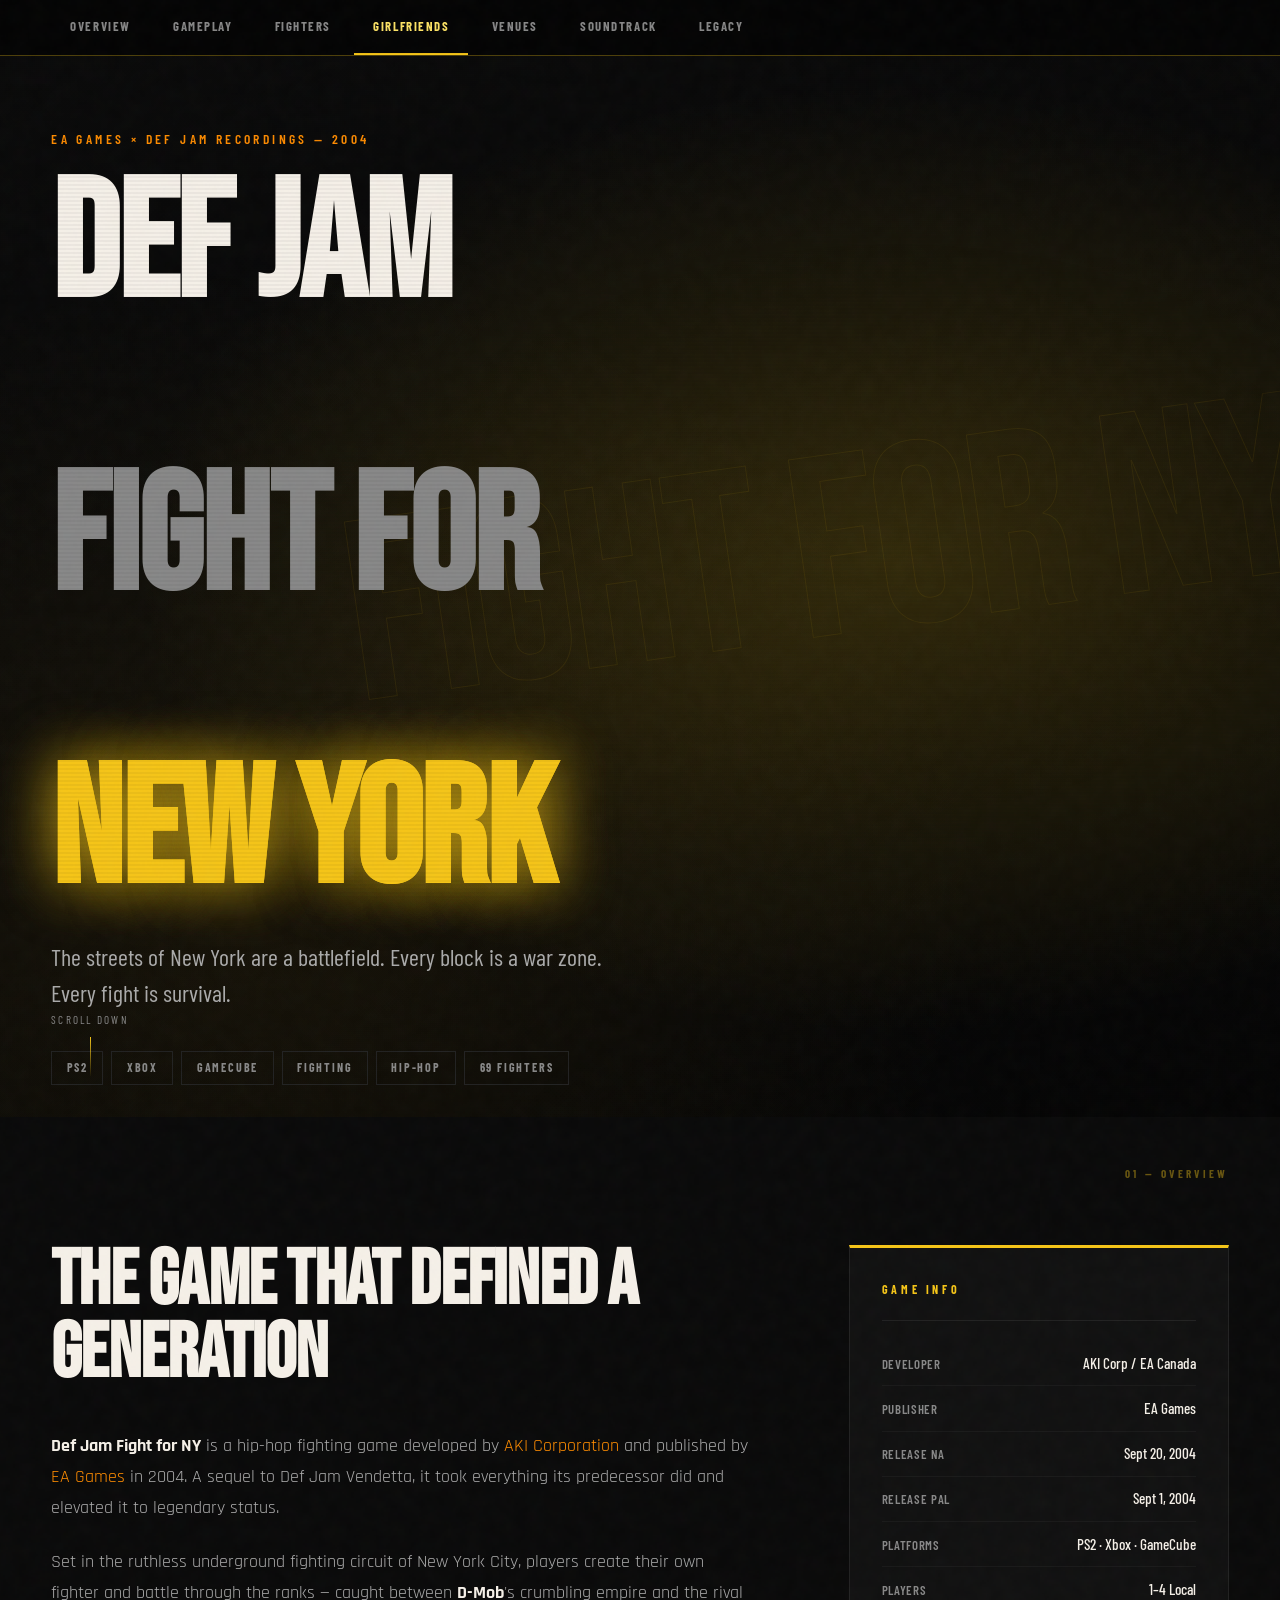
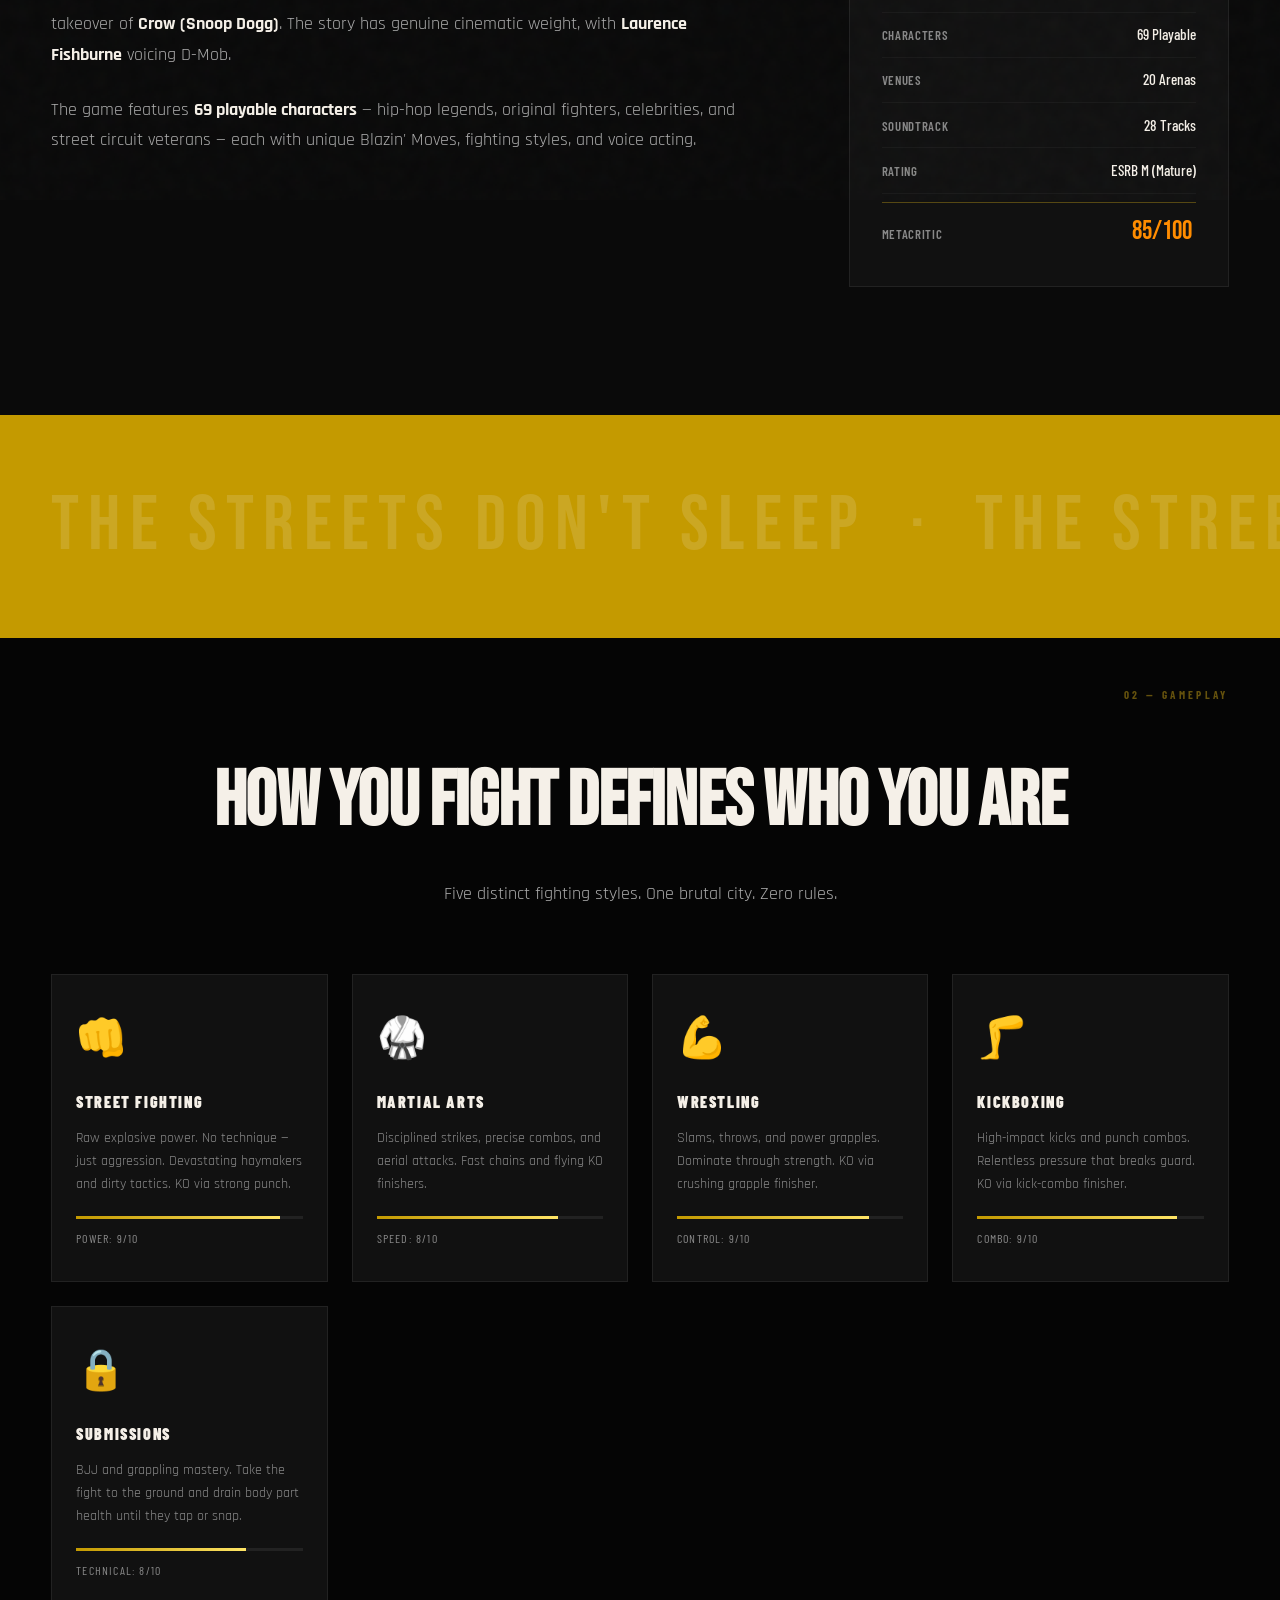
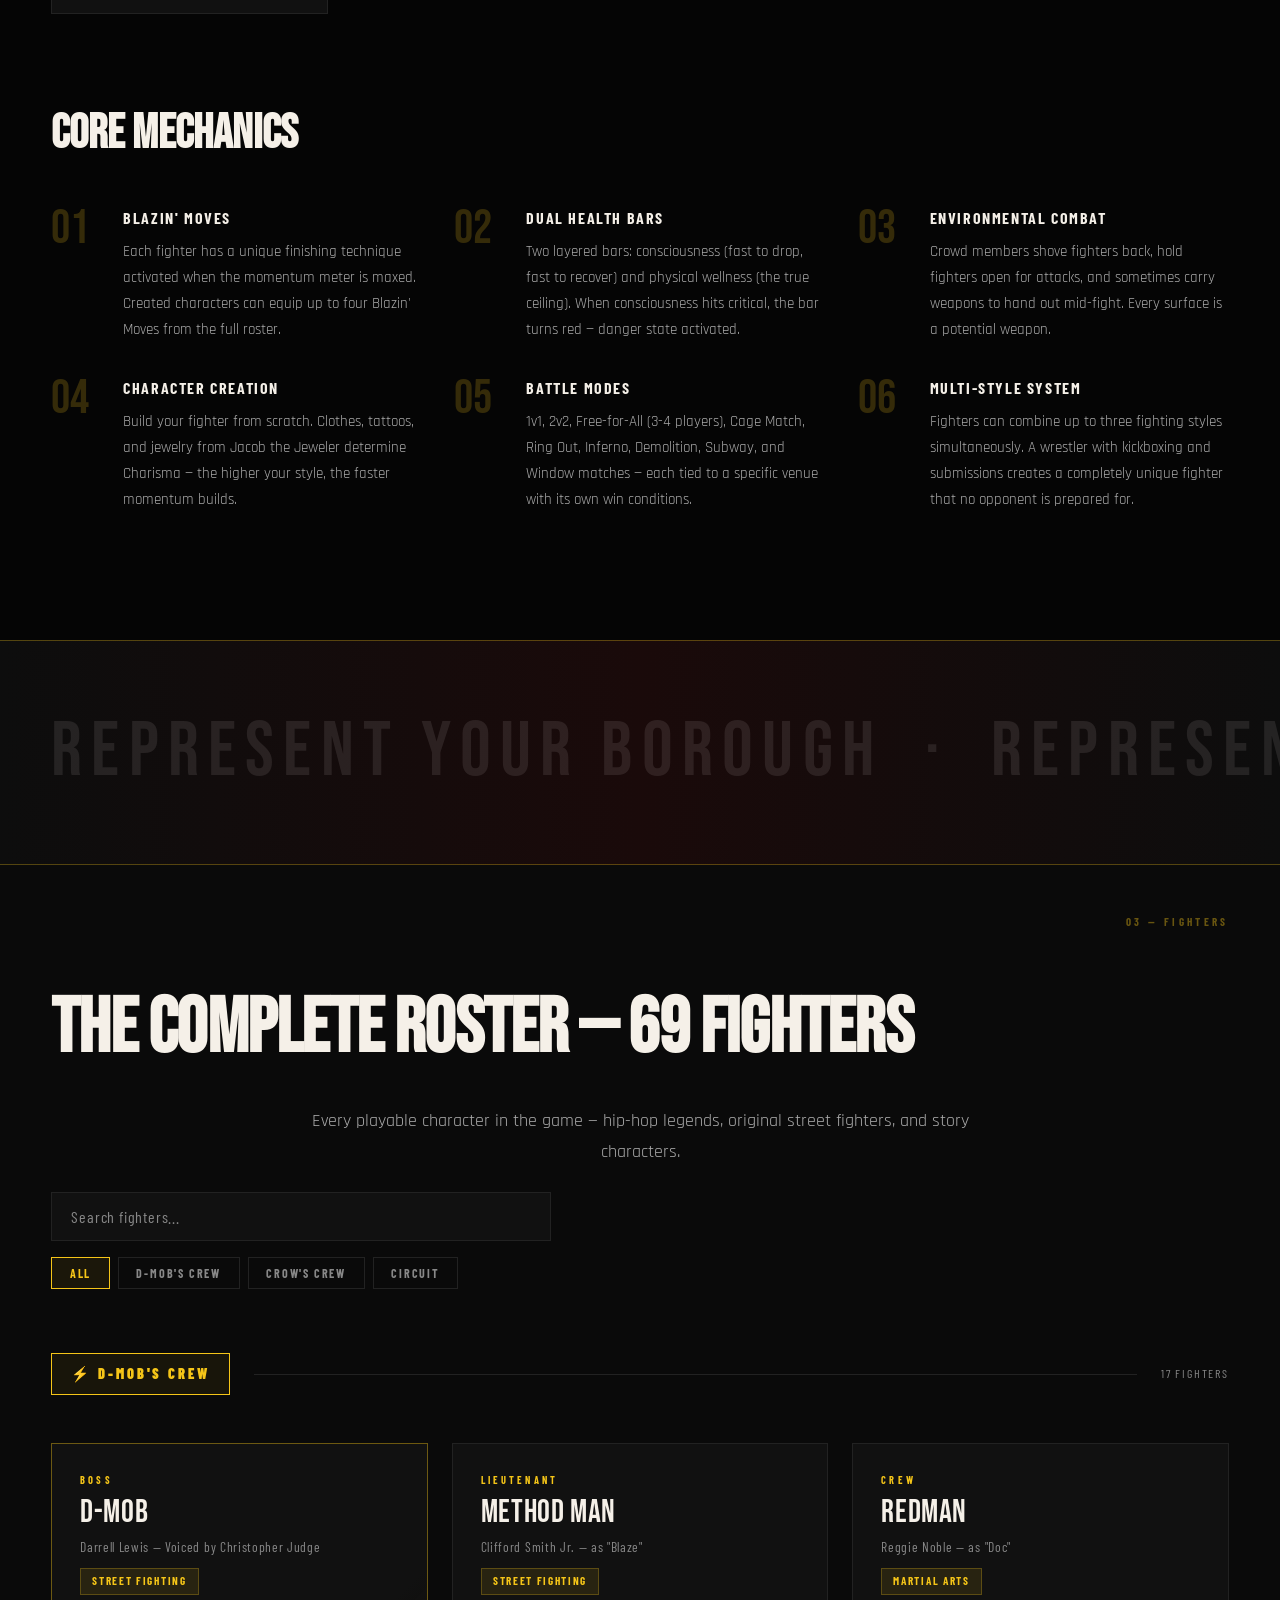
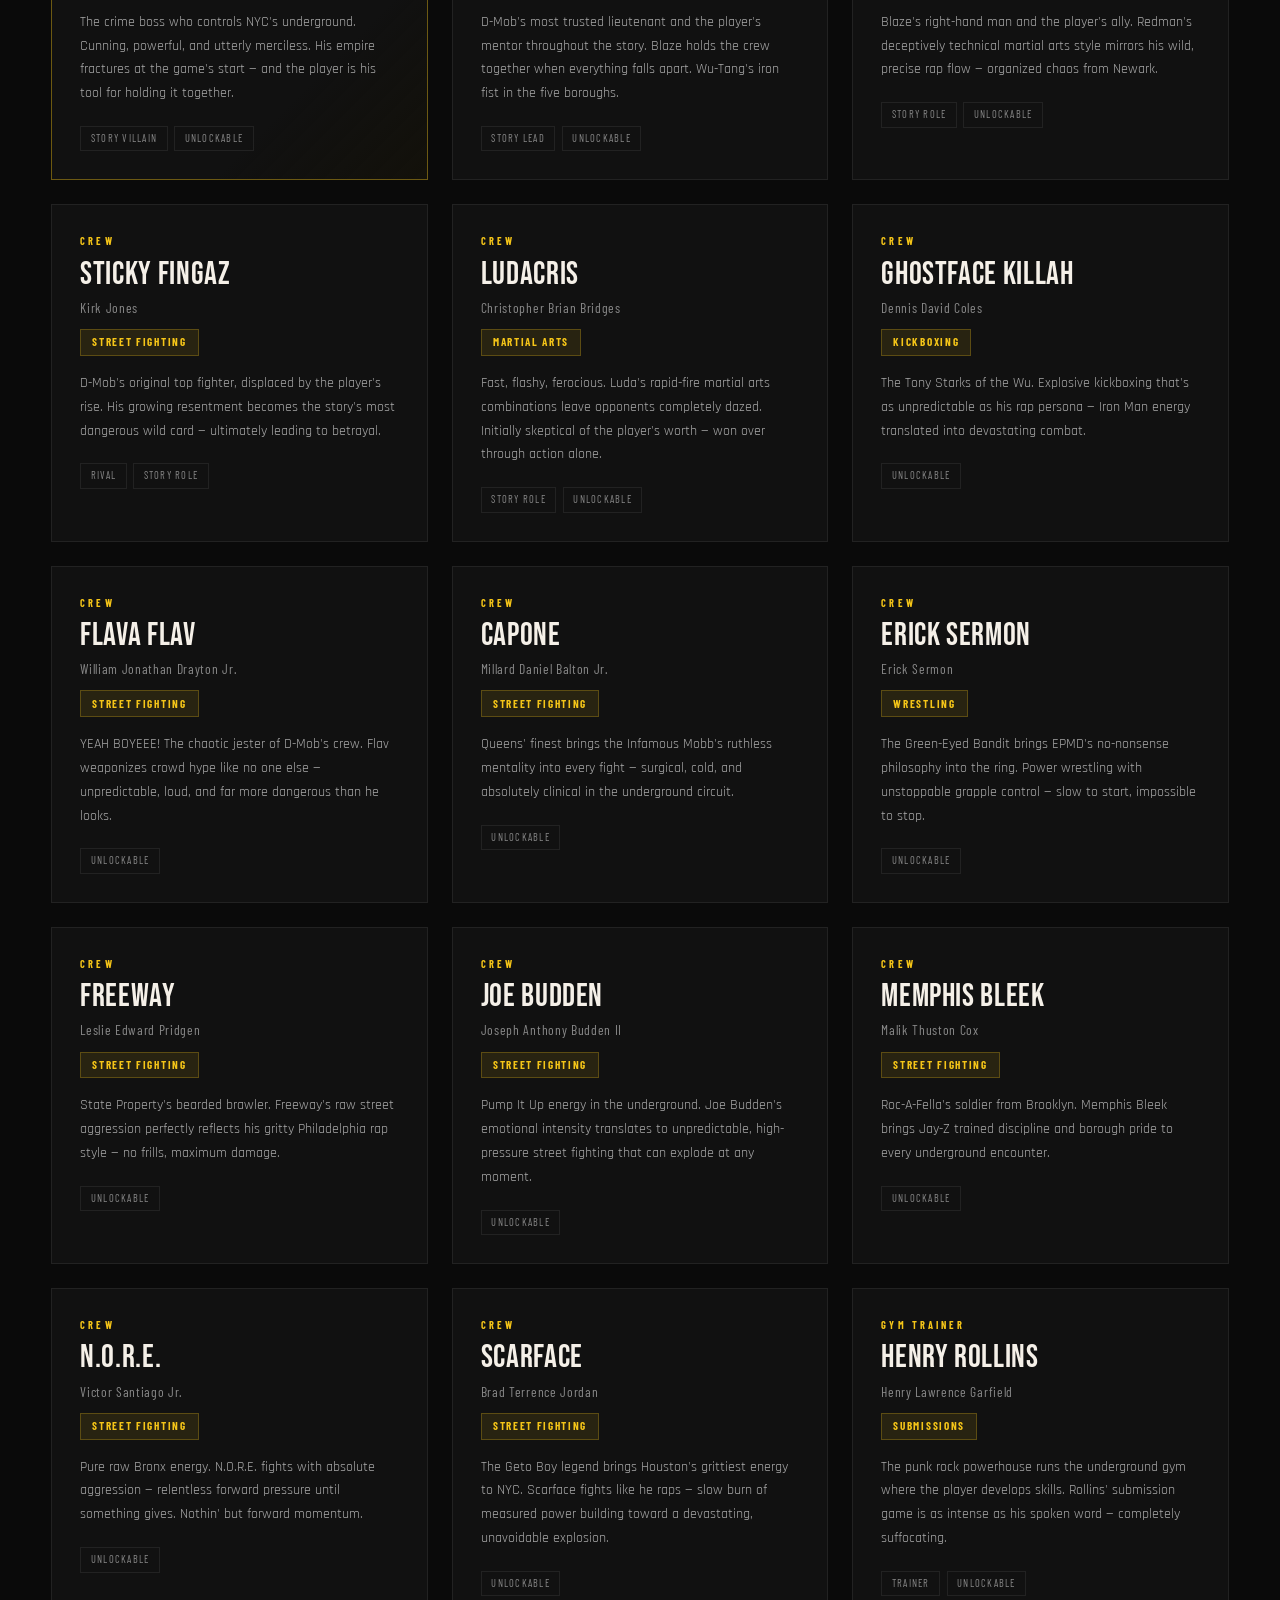
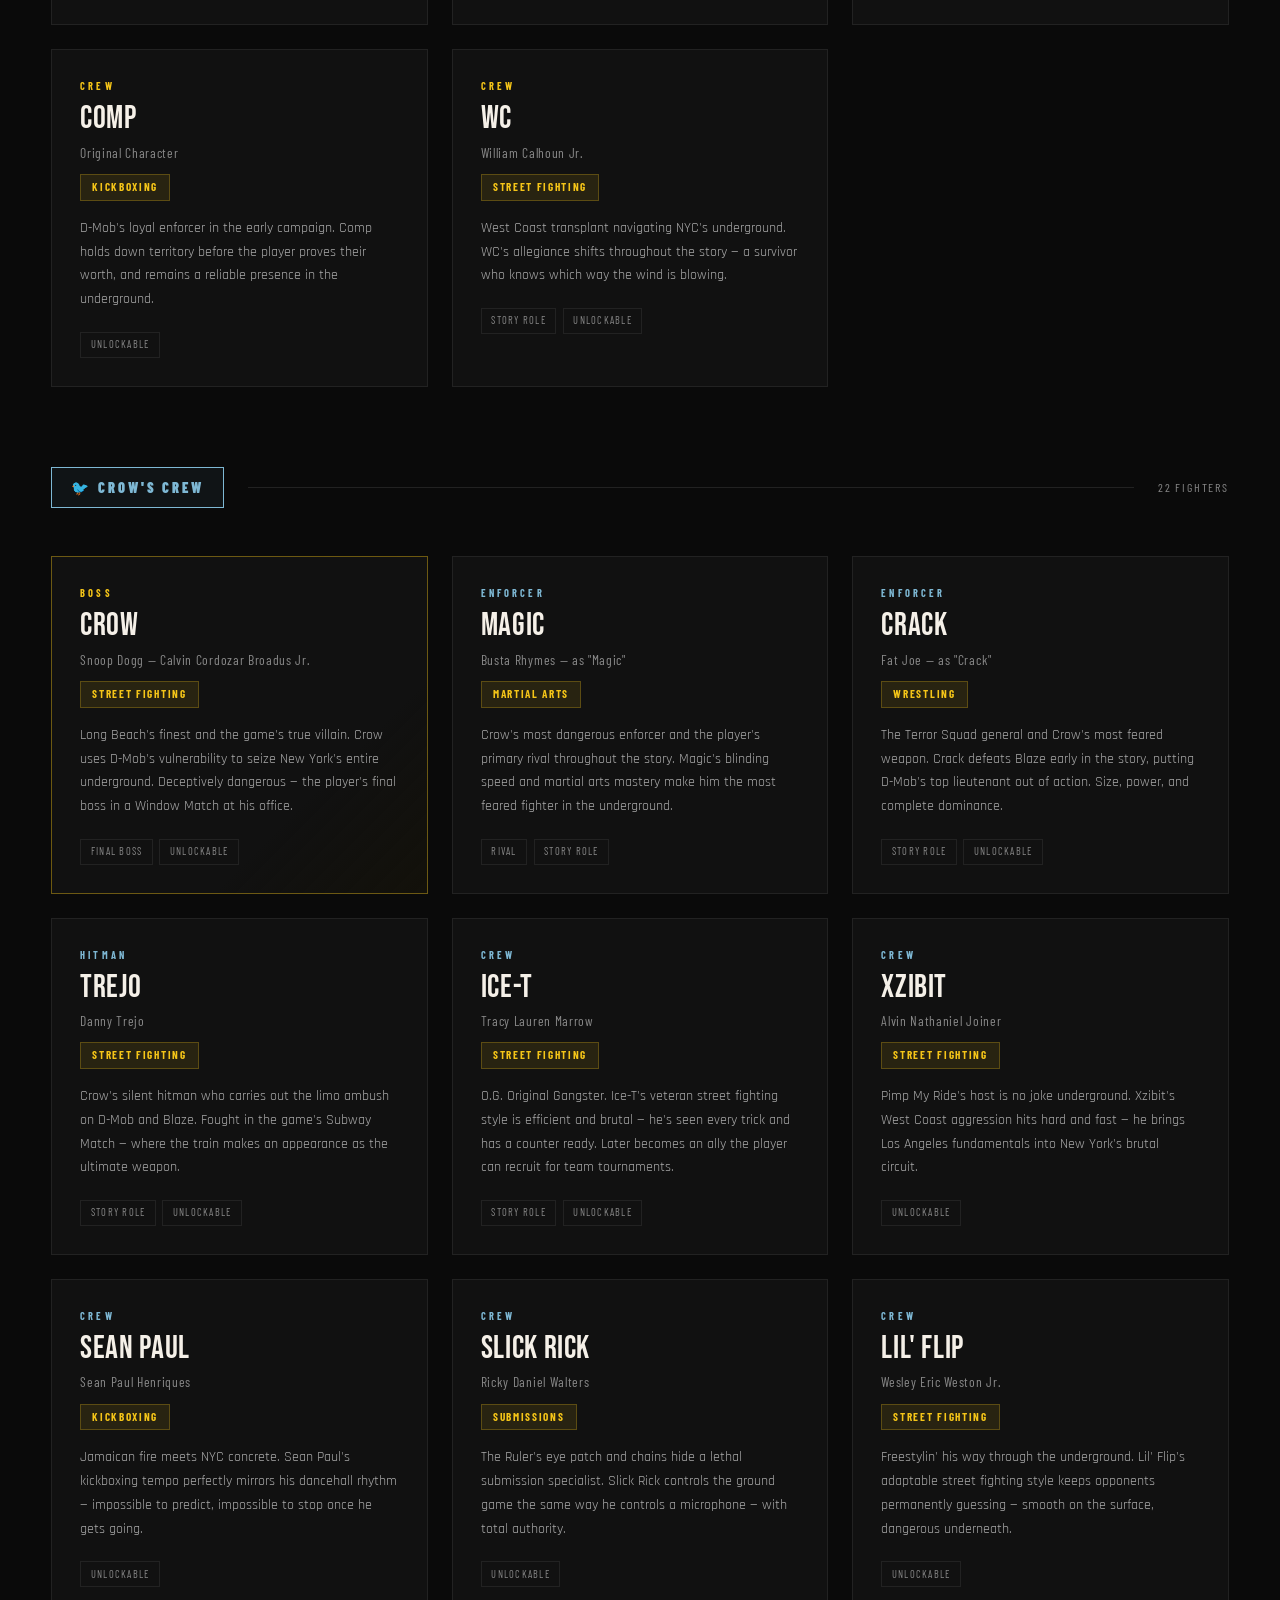
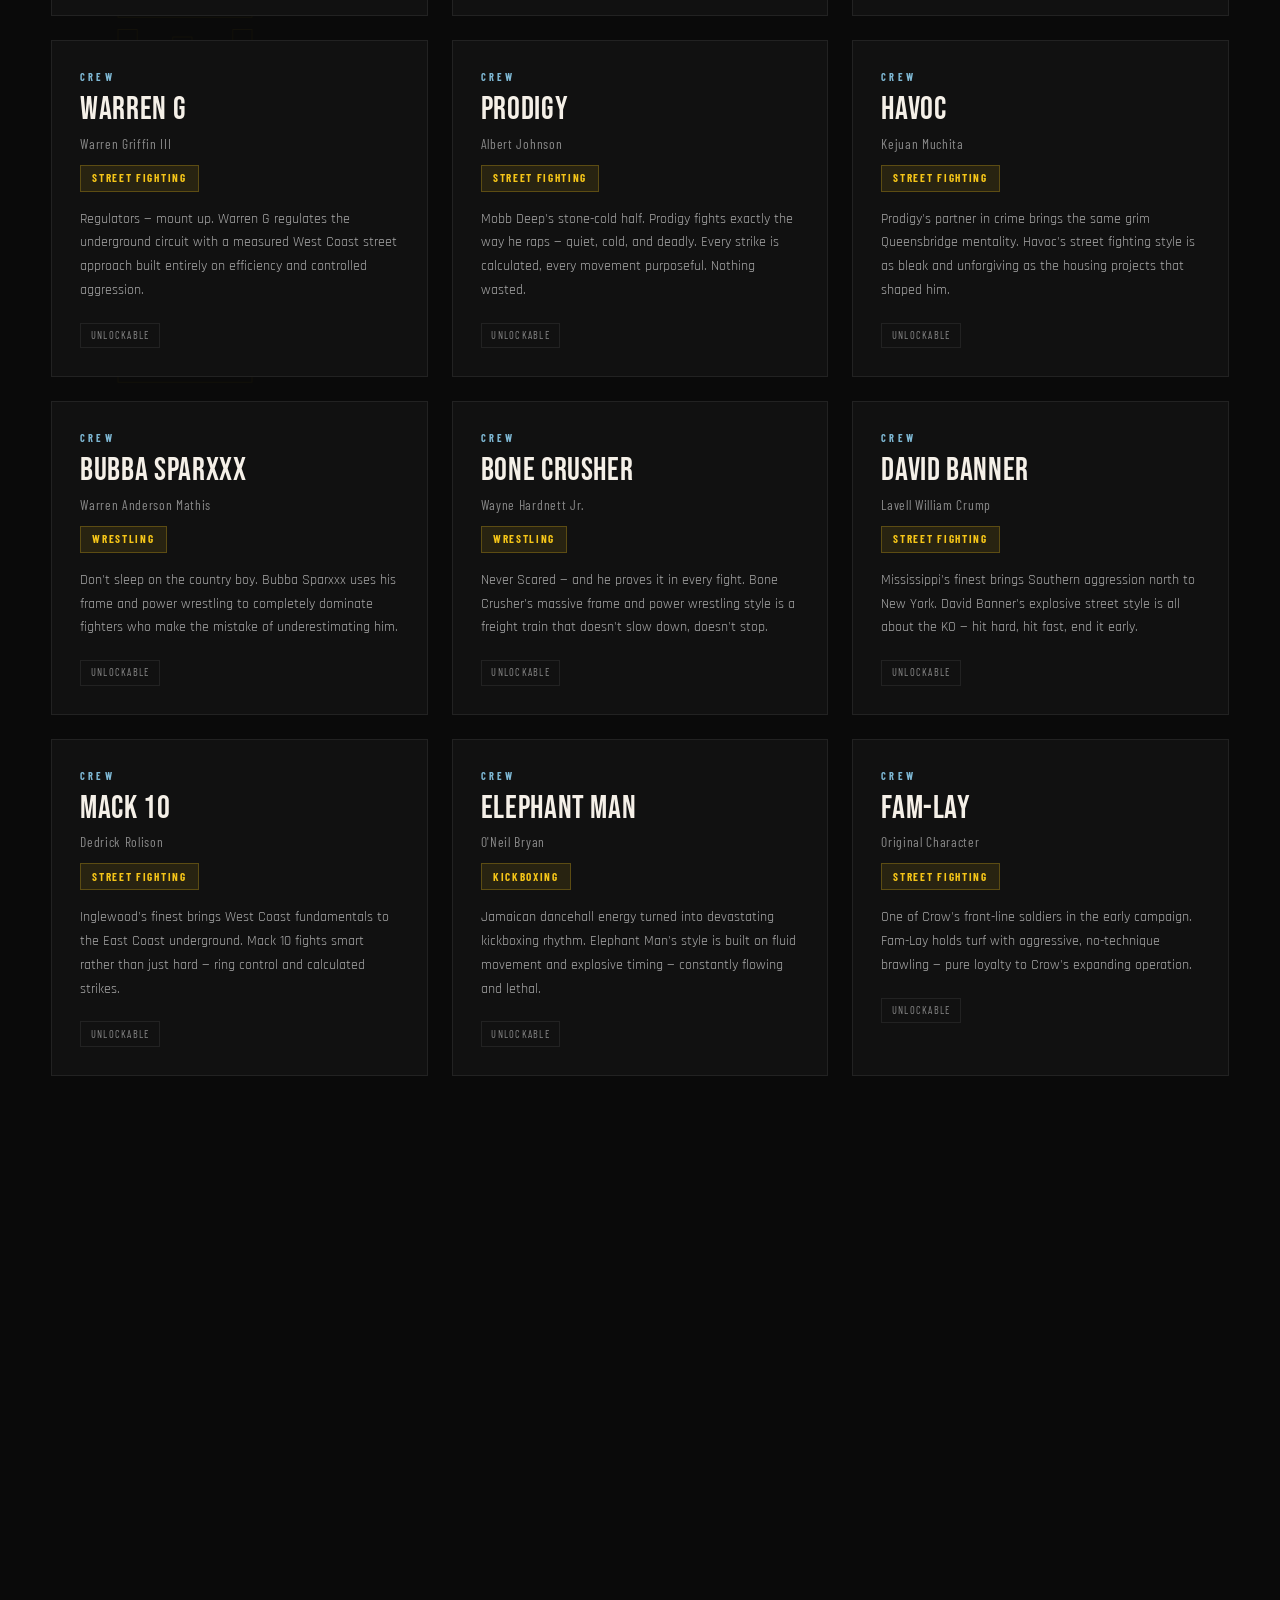
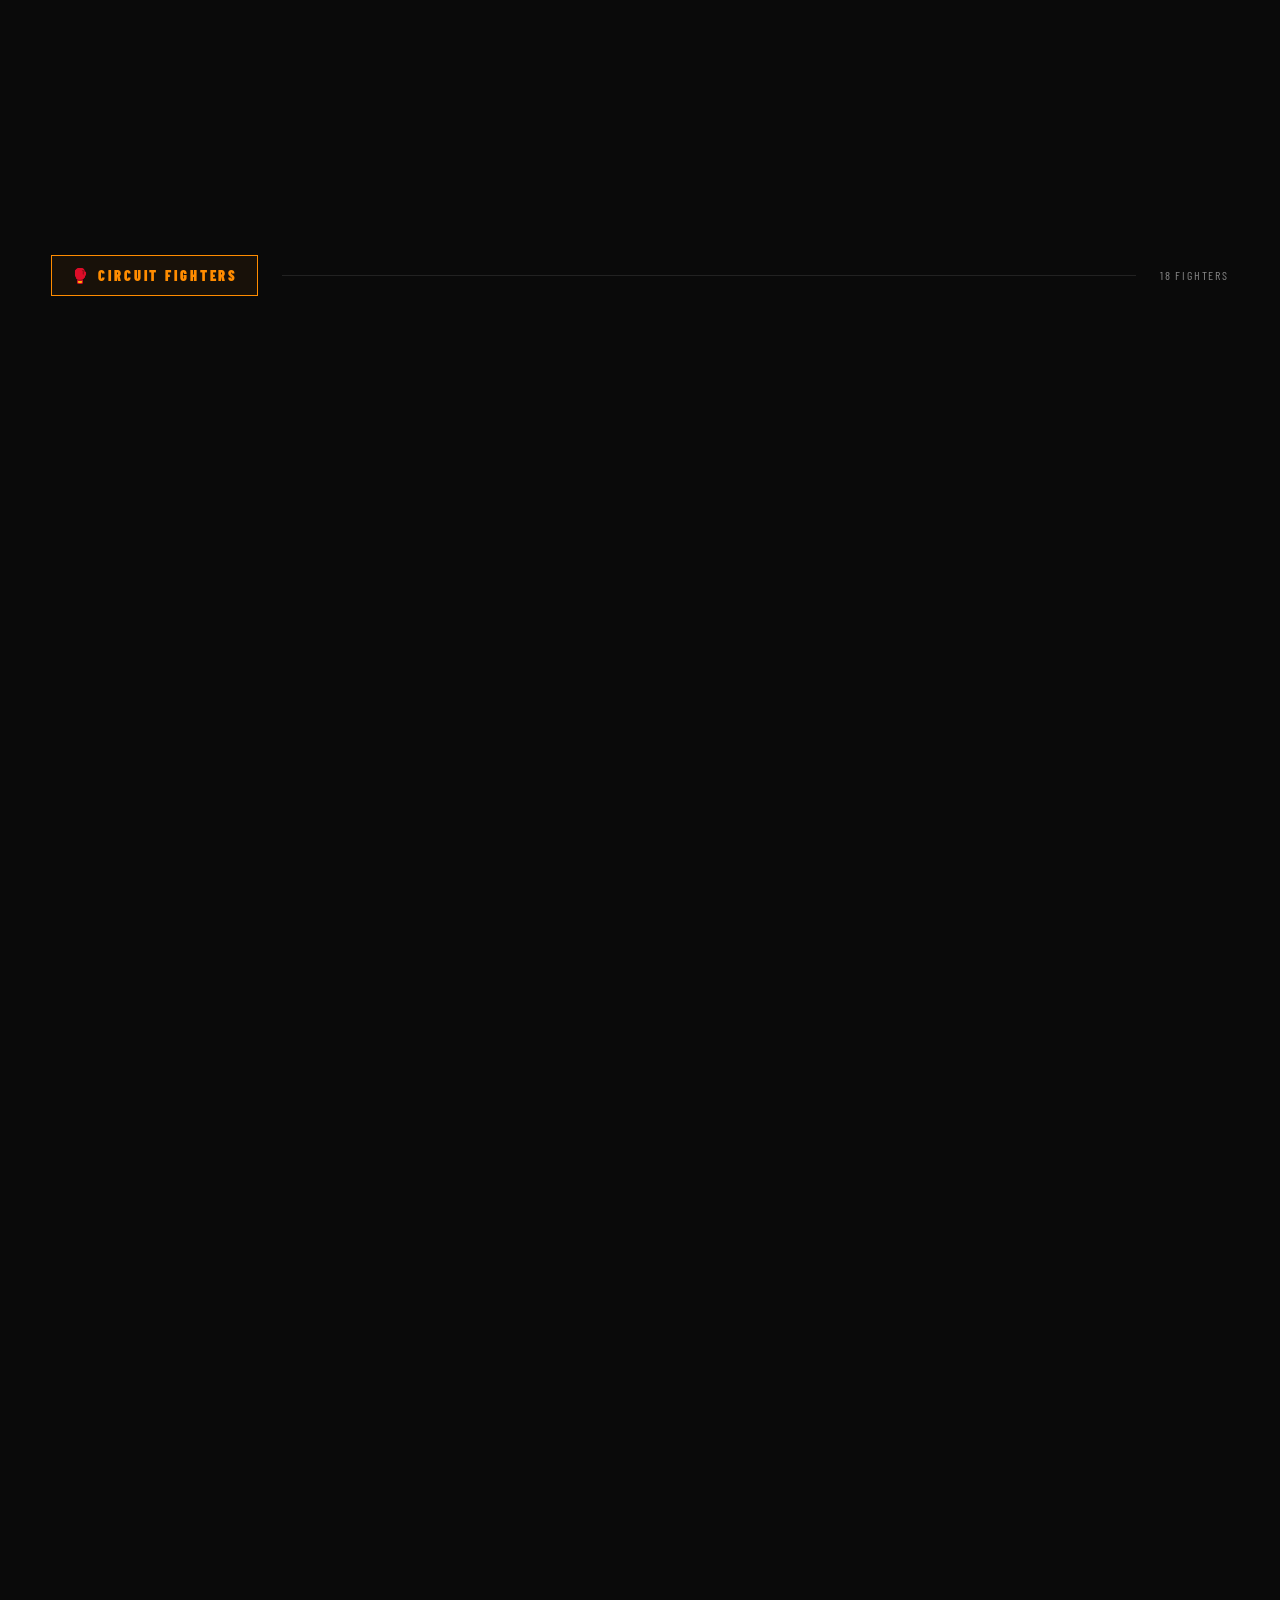
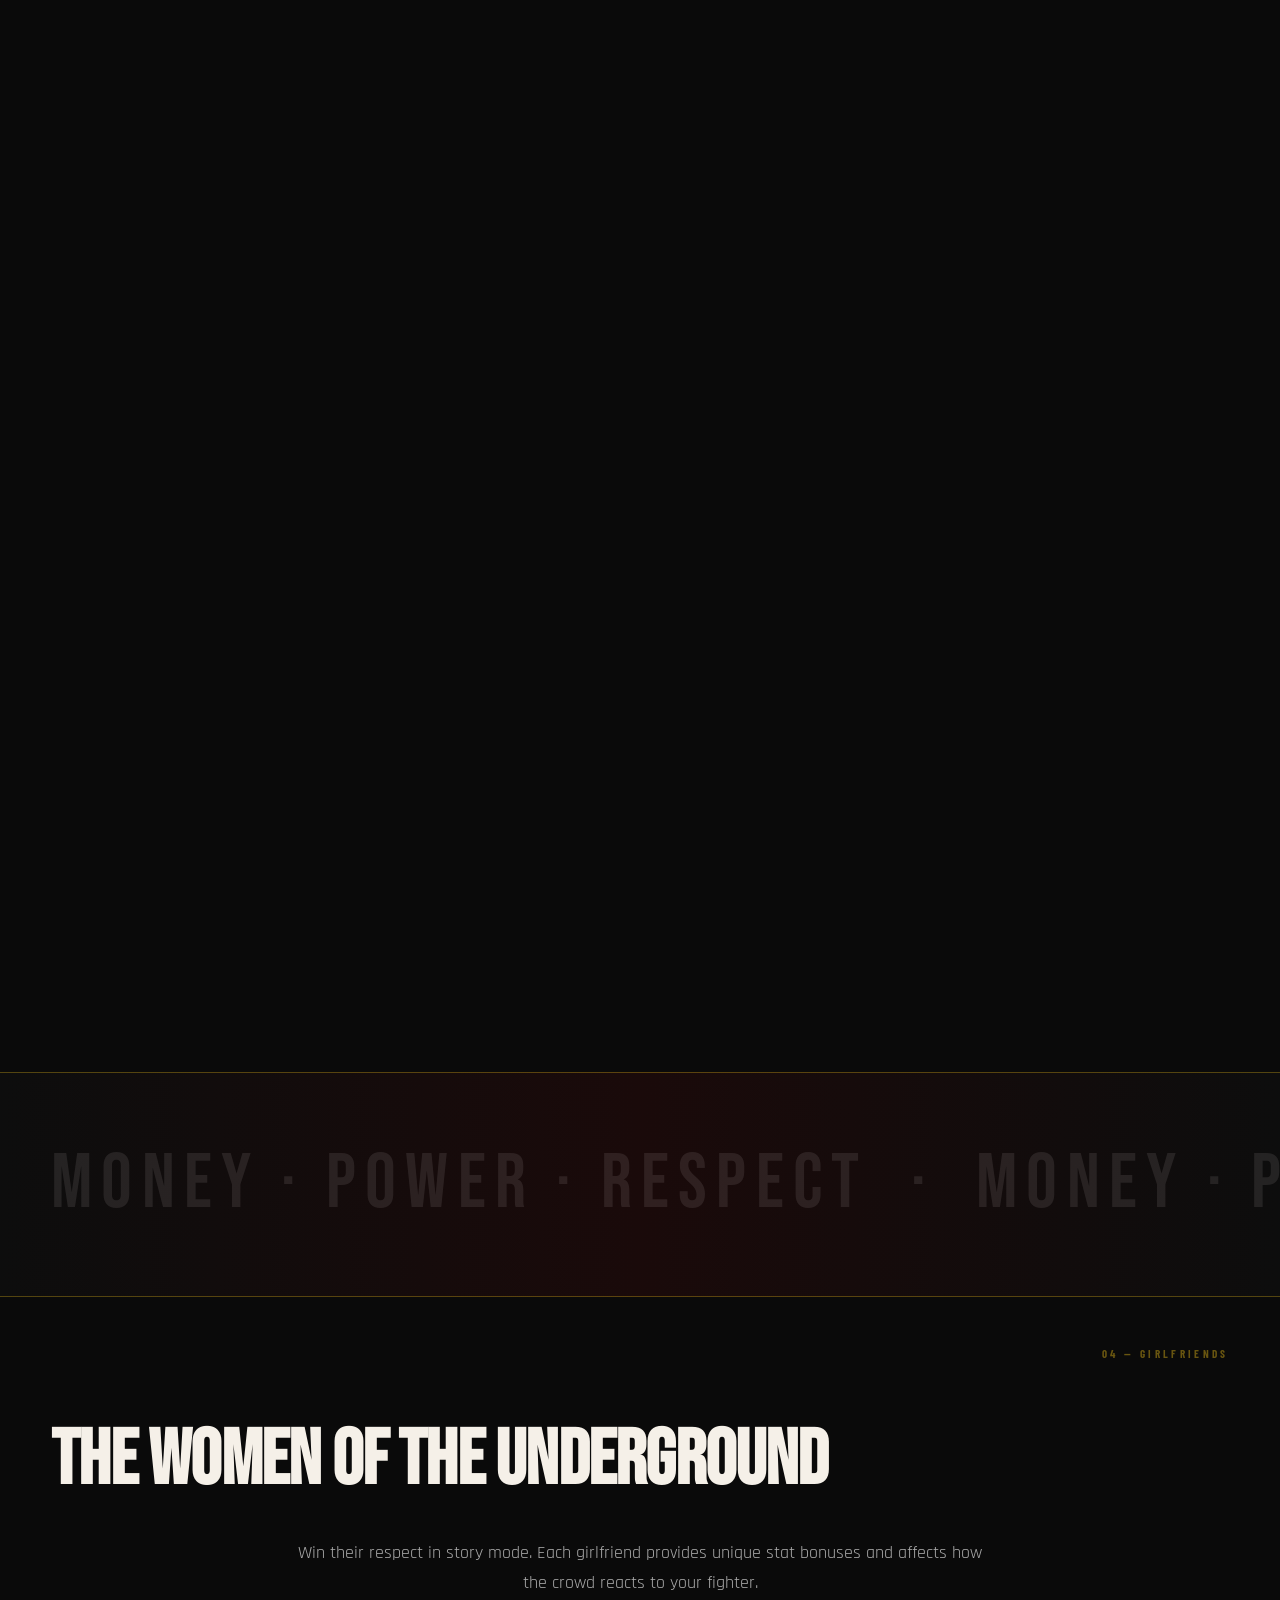
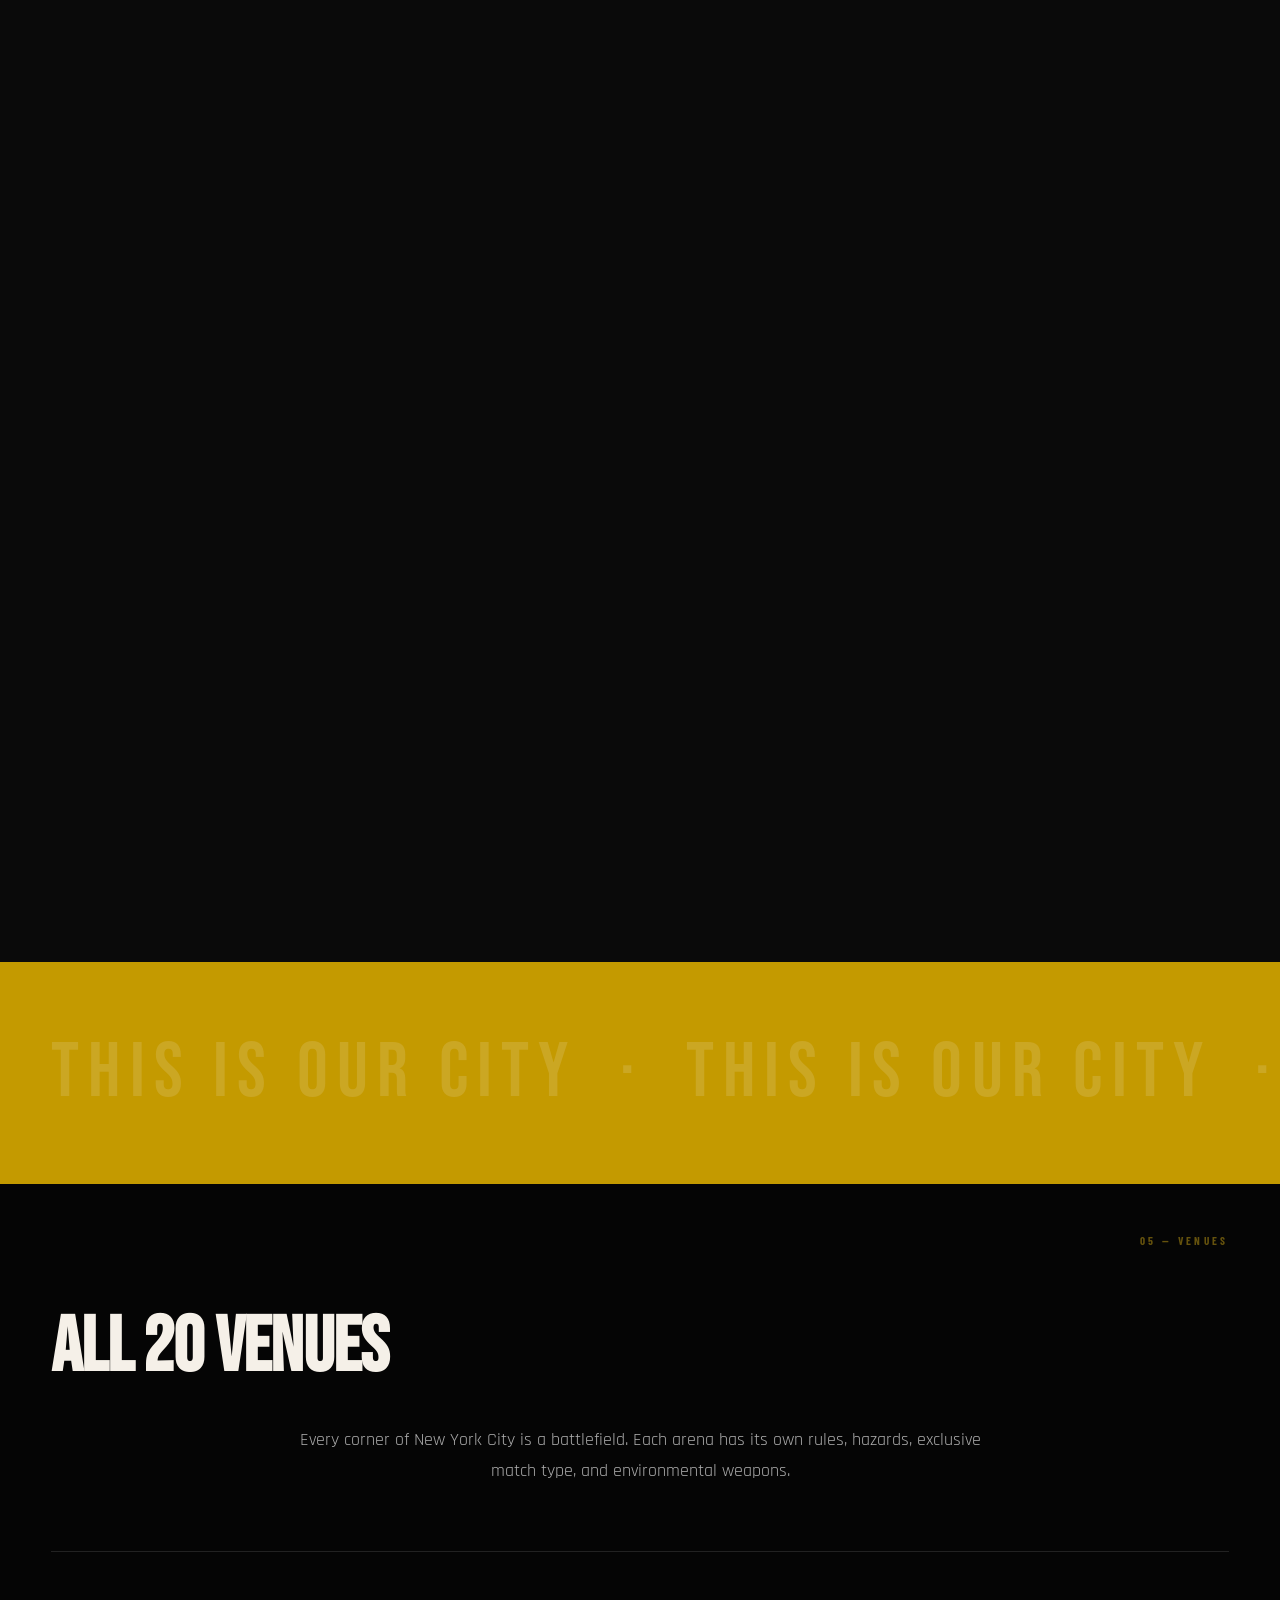
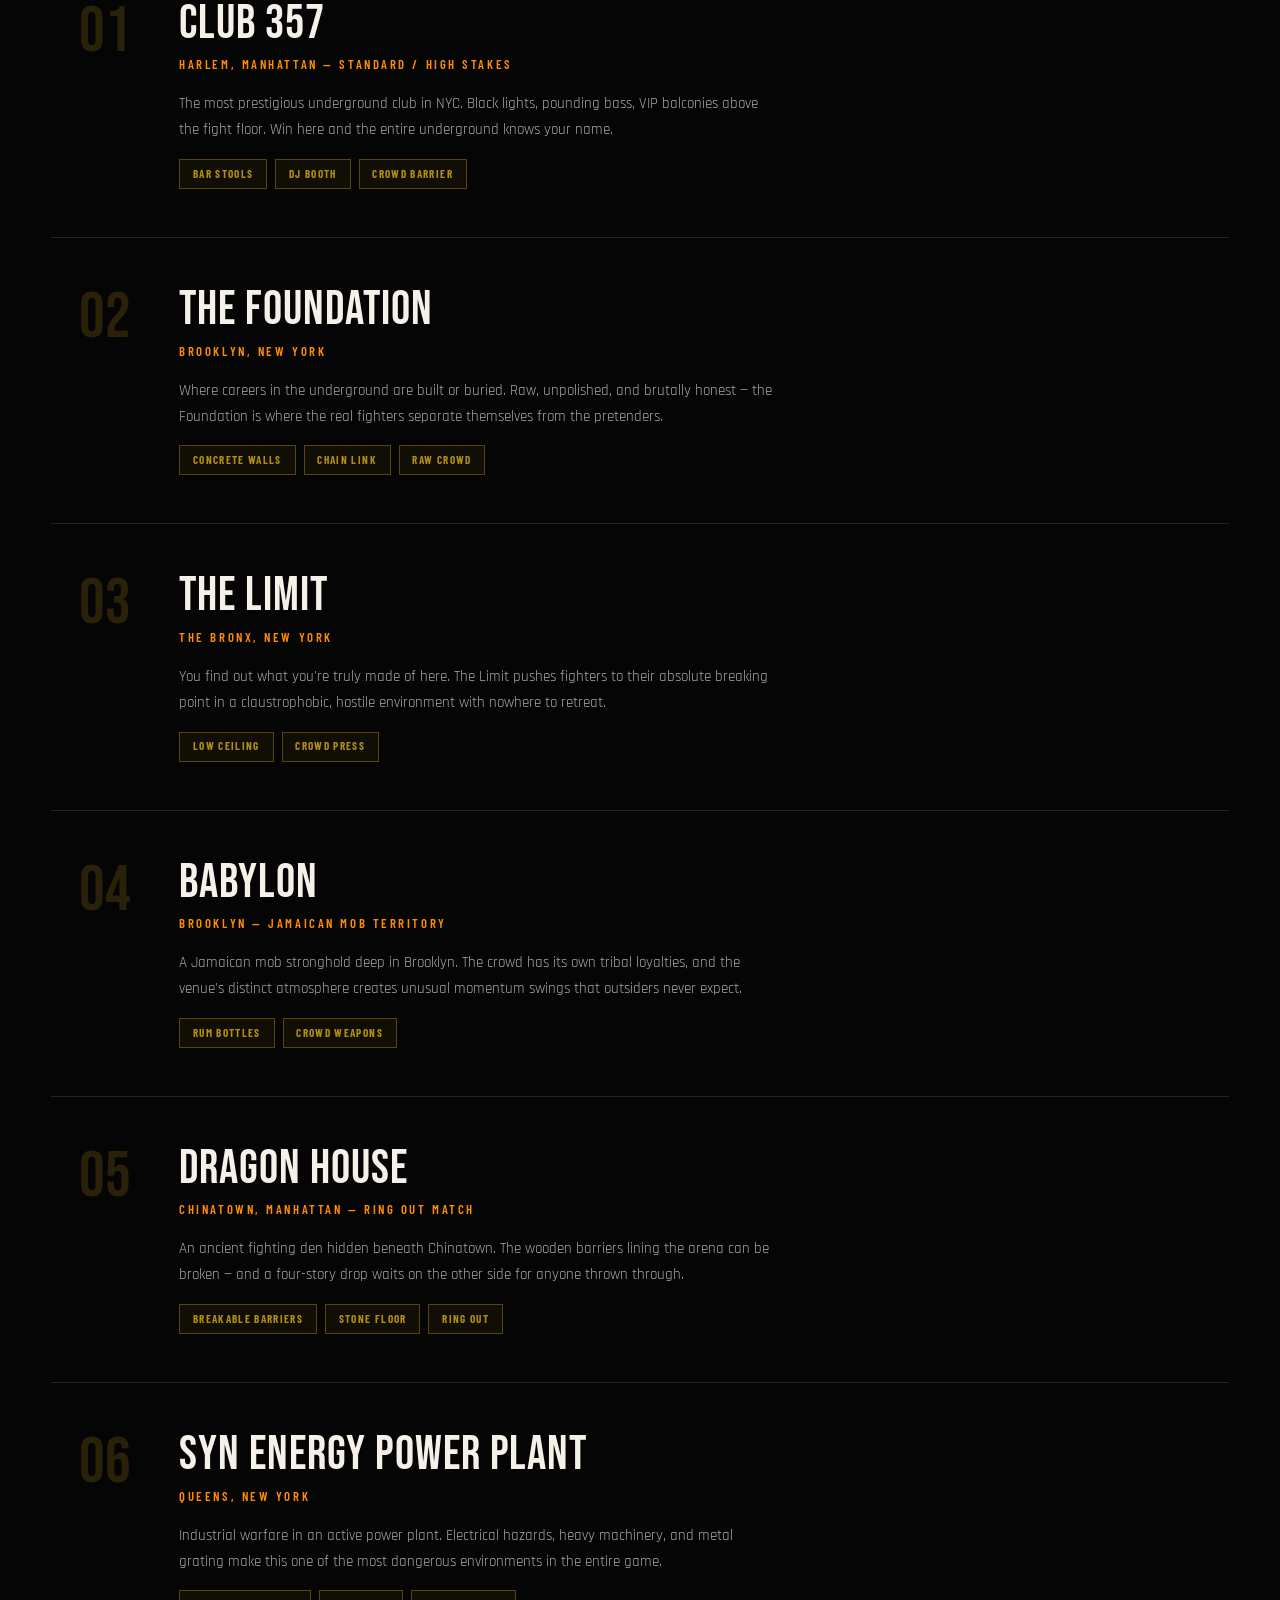
<file: defjam-wiki/index.html>
<!DOCTYPE html>
<html lang="en">
<head>
  <meta charset="UTF-8" />
  <meta name="viewport" content="width=device-width, initial-scale=1.0"/>
  <title>DEF JAM FIGHT FOR NY — WIKI</title>
  <link rel="preconnect" href="https://fonts.googleapis.com">
  <link href="https://fonts.googleapis.com/css2?family=Bebas+Neue&family=Barlow+Condensed:wght@400;600;700;900&family=Rajdhani:wght@400;500;600;700&display=swap" rel="stylesheet">
  <link rel="stylesheet" href="css/style.css" />
  <link rel="stylesheet" href="css/animations.css" />
</head>
<body>

  <div class="scanlines"></div>
  <div class="noise"></div>

  <header class="site-header">
    <div class="header-bg">
      <div class="header-graffiti">FIGHT FOR NY</div>
    </div>
    <nav class="nav-bar">
      <ul>
        <li><a href="#overview"    class="nav-link">Overview</a></li>
        <li><a href="#gameplay"    class="nav-link">Gameplay</a></li>
        <li><a href="#fighters"    class="nav-link">Fighters</a></li>
        <li><a href="#girlfriends" class="nav-link">Girlfriends</a></li>
        <li><a href="#venues"      class="nav-link">Venues</a></li>
        <li><a href="#soundtrack"  class="nav-link">Soundtrack</a></li>
        <li><a href="#legacy"      class="nav-link">Legacy</a></li>
      </ul>
    </nav>
    <div class="hero-content">
      <div class="hero-eyebrow reveal-up">EA GAMES × DEF JAM RECORDINGS — 2004</div>
      <h1 class="hero-title reveal-up delay-1">
        <span class="title-def">DEF JAM</span><br>
        <span class="title-fight">FIGHT FOR</span><br>
        <span class="title-ny glitch" data-text="NEW YORK">NEW YORK</span>
      </h1>
      <p class="hero-sub reveal-up delay-2">The streets of New York are a battlefield. Every block is a war zone. Every fight is survival.</p>
      <div class="hero-tags reveal-up delay-3">
        <span class="tag">PS2</span><span class="tag">XBOX</span><span class="tag">GAMECUBE</span>
        <span class="tag">FIGHTING</span><span class="tag">HIP-HOP</span><span class="tag">69 FIGHTERS</span>
      </div>
    </div>
    <div class="hero-scroll-hint"><span>SCROLL DOWN</span><div class="scroll-arrow"></div></div>
  </header>

  <main>

    <!-- OVERVIEW -->
    <section id="overview" class="section section-overview">
      <div class="section-label">01 — OVERVIEW</div>
      <div class="container">
        <div class="overview-grid">
          <div class="overview-text">
            <h2 class="section-title reveal-left">The Game That Defined a Generation</h2>
            <p class="body-text reveal-left delay-1"><strong>Def Jam Fight for NY</strong> is a hip-hop fighting game developed by <em>AKI Corporation</em> and published by <em>EA Games</em> in 2004. A sequel to Def Jam Vendetta, it took everything its predecessor did and elevated it to legendary status.</p>
            <p class="body-text reveal-left delay-2">Set in the ruthless underground fighting circuit of New York City, players create their own fighter and battle through the ranks — caught between <strong>D-Mob</strong>'s crumbling empire and the rival takeover of <strong>Crow (Snoop Dogg)</strong>. The story has genuine cinematic weight, with <strong>Laurence Fishburne</strong> voicing D-Mob.</p>
            <p class="body-text reveal-left delay-3">The game features <strong>69 playable characters</strong> — hip-hop legends, original fighters, celebrities, and street circuit veterans — each with unique Blazin' Moves, fighting styles, and voice acting.</p>
          </div>
          <div class="overview-card reveal-right">
            <div class="info-card">
              <div class="card-header">GAME INFO</div>
              <div class="info-row"><span class="info-label">Developer</span><span class="info-value">AKI Corp / EA Canada</span></div>
              <div class="info-row"><span class="info-label">Publisher</span><span class="info-value">EA Games</span></div>
              <div class="info-row"><span class="info-label">Release NA</span><span class="info-value">Sept 20, 2004</span></div>
              <div class="info-row"><span class="info-label">Release PAL</span><span class="info-value">Sept 1, 2004</span></div>
              <div class="info-row"><span class="info-label">Platforms</span><span class="info-value">PS2 · Xbox · GameCube</span></div>
              <div class="info-row"><span class="info-label">Players</span><span class="info-value">1–4 Local</span></div>
              <div class="info-row"><span class="info-label">Characters</span><span class="info-value">69 Playable</span></div>
              <div class="info-row"><span class="info-label">Venues</span><span class="info-value">20 Arenas</span></div>
              <div class="info-row"><span class="info-label">Soundtrack</span><span class="info-value">28 Tracks</span></div>
              <div class="info-row"><span class="info-label">Rating</span><span class="info-value">ESRB M (Mature)</span></div>
              <div class="info-row highlight"><span class="info-label">Metacritic</span><span class="info-value score">85/100</span></div>
            </div>
          </div>
        </div>
      </div>
    </section>

    <div class="section-divider"><div class="divider-text">THE STREETS DON'T SLEEP &nbsp;·&nbsp; THE STREETS DON'T SLEEP &nbsp;·&nbsp; THE STREETS DON'T SLEEP &nbsp;·&nbsp;</div></div>

    <!-- GAMEPLAY -->
    <section id="gameplay" class="section section-gameplay">
      <div class="section-label">02 — GAMEPLAY</div>
      <div class="container">
        <h2 class="section-title centered reveal-up">How You Fight Defines Who You Are</h2>
        <p class="body-text centered reveal-up delay-1">Five distinct fighting styles. One brutal city. Zero rules.</p>
        <div class="styles-grid">
          <div class="style-card reveal-up delay-1"><div class="style-icon">👊</div><div class="style-name">STREET FIGHTING</div><div class="style-desc">Raw explosive power. No technique — just aggression. Devastating haymakers and dirty tactics. KO via strong punch.</div><div class="style-bar"><div class="style-fill" style="--fill:90%"></div></div><div class="style-stat">Power: 9/10</div></div>
          <div class="style-card reveal-up delay-2"><div class="style-icon">🥋</div><div class="style-name">MARTIAL ARTS</div><div class="style-desc">Disciplined strikes, precise combos, and aerial attacks. Fast chains and flying KO finishers.</div><div class="style-bar"><div class="style-fill" style="--fill:80%"></div></div><div class="style-stat">Speed: 8/10</div></div>
          <div class="style-card reveal-up delay-3"><div class="style-icon">💪</div><div class="style-name">WRESTLING</div><div class="style-desc">Slams, throws, and power grapples. Dominate through strength. KO via crushing grapple finisher.</div><div class="style-bar"><div class="style-fill" style="--fill:85%"></div></div><div class="style-stat">Control: 9/10</div></div>
          <div class="style-card reveal-up delay-1"><div class="style-icon">🦵</div><div class="style-name">KICKBOXING</div><div class="style-desc">High-impact kicks and punch combos. Relentless pressure that breaks guard. KO via kick-combo finisher.</div><div class="style-bar"><div class="style-fill" style="--fill:88%"></div></div><div class="style-stat">Combo: 9/10</div></div>
          <div class="style-card reveal-up delay-2"><div class="style-icon">🔒</div><div class="style-name">SUBMISSIONS</div><div class="style-desc">BJJ and grappling mastery. Take the fight to the ground and drain body part health until they tap or snap.</div><div class="style-bar"><div class="style-fill" style="--fill:75%"></div></div><div class="style-stat">Technical: 8/10</div></div>
        </div>
        <div class="gameplay-features">
          <h3 class="sub-title reveal-up">Core Mechanics</h3>
          <div class="features-grid">
            <div class="feature-item reveal-left delay-1"><div class="feature-num">01</div><div class="feature-content"><div class="feature-title">BLAZIN' MOVES</div><p>Each fighter has a unique finishing technique activated when the momentum meter is maxed. Created characters can equip up to four Blazin' Moves from the full roster.</p></div></div>
            <div class="feature-item reveal-left delay-2"><div class="feature-num">02</div><div class="feature-content"><div class="feature-title">DUAL HEALTH BARS</div><p>Two layered bars: consciousness (fast to drop, fast to recover) and physical wellness (the true ceiling). When consciousness hits critical, the bar turns red — danger state activated.</p></div></div>
            <div class="feature-item reveal-left delay-3"><div class="feature-num">03</div><div class="feature-content"><div class="feature-title">ENVIRONMENTAL COMBAT</div><p>Crowd members shove fighters back, hold fighters open for attacks, and sometimes carry weapons to hand out mid-fight. Every surface is a potential weapon.</p></div></div>
            <div class="feature-item reveal-left delay-1"><div class="feature-num">04</div><div class="feature-content"><div class="feature-title">CHARACTER CREATION</div><p>Build your fighter from scratch. Clothes, tattoos, and jewelry from Jacob the Jeweler determine Charisma — the higher your style, the faster momentum builds.</p></div></div>
            <div class="feature-item reveal-left delay-2"><div class="feature-num">05</div><div class="feature-content"><div class="feature-title">BATTLE MODES</div><p>1v1, 2v2, Free-for-All (3-4 players), Cage Match, Ring Out, Inferno, Demolition, Subway, and Window matches — each tied to a specific venue with its own win conditions.</p></div></div>
            <div class="feature-item reveal-left delay-3"><div class="feature-num">06</div><div class="feature-content"><div class="feature-title">MULTI-STYLE SYSTEM</div><p>Fighters can combine up to three fighting styles simultaneously. A wrestler with kickboxing and submissions creates a completely unique fighter that no opponent is prepared for.</p></div></div>
          </div>
        </div>
      </div>
    </section>

    <div class="section-divider alt"><div class="divider-text">REPRESENT YOUR BOROUGH &nbsp;·&nbsp; REPRESENT YOUR BOROUGH &nbsp;·&nbsp; REPRESENT YOUR BOROUGH &nbsp;·&nbsp;</div></div>

    <!-- FIGHTERS -->
    <section id="fighters" class="section section-fighters">
      <div class="section-label">03 — FIGHTERS</div>
      <div class="container">
        <h2 class="section-title reveal-up">The Complete Roster — 69 Fighters</h2>
        <p class="body-text centered reveal-up delay-1">Every playable character in the game — hip-hop legends, original street fighters, and story characters.</p>

        <!-- SEARCH / FILTER -->
        <div class="roster-filter reveal-up delay-2">
          <input type="text" id="fighterSearch" placeholder="Search fighters..." class="filter-input" />
          <div class="filter-buttons">
            <button class="filter-btn active" data-filter="all">ALL</button>
            <button class="filter-btn" data-filter="dmob">D-MOB'S CREW</button>
            <button class="filter-btn" data-filter="crow">CROW'S CREW</button>
            <button class="filter-btn" data-filter="circuit">CIRCUIT</button>
          </div>
        </div>

        <!-- D-MOB'S CREW -->
        <div class="roster-group">
          <div class="roster-group-header reveal-up">
            <span class="roster-group-side dmob">⚡ D-MOB'S CREW</span>
            <div class="roster-group-line"></div>
            <span class="roster-count">17 Fighters</span>
          </div>
          <div class="fighters-grid" id="dmob-grid">

            <div class="fighter-card" data-tier="boss" data-group="dmob" data-name="d-mob darrell lewis christopher judge">
              <div class="fighter-rank">BOSS</div>
              <div class="fighter-name">D-MOB</div>
              <div class="fighter-real">Darrell Lewis — Voiced by Christopher Judge</div>
              <div class="fighter-style">Street Fighting</div>
              <p class="fighter-bio">The crime boss who controls NYC's underground. Cunning, powerful, and utterly merciless. His empire fractures at the game's start — and the player is his tool for holding it together.</p>
              <div class="fighter-tags"><span>Story Villain</span><span>Unlockable</span></div>
            </div>

            <div class="fighter-card" data-tier="dmob" data-group="dmob" data-name="method man blaze clifford smith wu-tang">
              <div class="fighter-rank">LIEUTENANT</div>
              <div class="fighter-name">METHOD MAN</div>
              <div class="fighter-real">Clifford Smith Jr. — as "Blaze"</div>
              <div class="fighter-style">Street Fighting</div>
              <p class="fighter-bio">D-Mob's most trusted lieutenant and the player's mentor throughout the story. Blaze holds the crew together when everything falls apart. Wu-Tang's iron fist in the five boroughs.</p>
              <div class="fighter-tags"><span>Story Lead</span><span>Unlockable</span></div>
            </div>

            <div class="fighter-card" data-tier="dmob" data-group="dmob" data-name="redman doc reggie noble newark">
              <div class="fighter-rank">CREW</div>
              <div class="fighter-name">REDMAN</div>
              <div class="fighter-real">Reggie Noble — as "Doc"</div>
              <div class="fighter-style">Martial Arts</div>
              <p class="fighter-bio">Blaze's right-hand man and the player's ally. Redman's deceptively technical martial arts style mirrors his wild, precise rap flow — organized chaos from Newark.</p>
              <div class="fighter-tags"><span>Story Role</span><span>Unlockable</span></div>
            </div>

            <div class="fighter-card" data-tier="dmob" data-group="dmob" data-name="sticky fingaz kirk jones onyx">
              <div class="fighter-rank">CREW</div>
              <div class="fighter-name">STICKY FINGAZ</div>
              <div class="fighter-real">Kirk Jones</div>
              <div class="fighter-style">Street Fighting</div>
              <p class="fighter-bio">D-Mob's original top fighter, displaced by the player's rise. His growing resentment becomes the story's most dangerous wild card — ultimately leading to betrayal.</p>
              <div class="fighter-tags"><span>Rival</span><span>Story Role</span></div>
            </div>

            <div class="fighter-card" data-tier="dmob" data-group="dmob" data-name="ludacris christopher bridges atlanta">
              <div class="fighter-rank">CREW</div>
              <div class="fighter-name">LUDACRIS</div>
              <div class="fighter-real">Christopher Brian Bridges</div>
              <div class="fighter-style">Martial Arts</div>
              <p class="fighter-bio">Fast, flashy, ferocious. Luda's rapid-fire martial arts combinations leave opponents completely dazed. Initially skeptical of the player's worth — won over through action alone.</p>
              <div class="fighter-tags"><span>Story Role</span><span>Unlockable</span></div>
            </div>

            <div class="fighter-card" data-tier="dmob" data-group="dmob" data-name="ghostface killah dennis coles wu-tang">
              <div class="fighter-rank">CREW</div>
              <div class="fighter-name">GHOSTFACE KILLAH</div>
              <div class="fighter-real">Dennis David Coles</div>
              <div class="fighter-style">Kickboxing</div>
              <p class="fighter-bio">The Tony Starks of the Wu. Explosive kickboxing that's as unpredictable as his rap persona — Iron Man energy translated into devastating combat.</p>
              <div class="fighter-tags"><span>Unlockable</span></div>
            </div>

            <div class="fighter-card" data-tier="dmob" data-group="dmob" data-name="flava flav william drayton public enemy">
              <div class="fighter-rank">CREW</div>
              <div class="fighter-name">FLAVA FLAV</div>
              <div class="fighter-real">William Jonathan Drayton Jr.</div>
              <div class="fighter-style">Street Fighting</div>
              <p class="fighter-bio">YEAH BOYEEE! The chaotic jester of D-Mob's crew. Flav weaponizes crowd hype like no one else — unpredictable, loud, and far more dangerous than he looks.</p>
              <div class="fighter-tags"><span>Unlockable</span></div>
            </div>

            <div class="fighter-card" data-tier="dmob" data-group="dmob" data-name="capone millard balton mobb deep queens">
              <div class="fighter-rank">CREW</div>
              <div class="fighter-name">CAPONE</div>
              <div class="fighter-real">Millard Daniel Balton Jr.</div>
              <div class="fighter-style">Street Fighting</div>
              <p class="fighter-bio">Queens' finest brings the Infamous Mobb's ruthless mentality into every fight — surgical, cold, and absolutely clinical in the underground circuit.</p>
              <div class="fighter-tags"><span>Unlockable</span></div>
            </div>

            <div class="fighter-card" data-tier="dmob" data-group="dmob" data-name="erick sermon epmd green eyed bandit">
              <div class="fighter-rank">CREW</div>
              <div class="fighter-name">ERICK SERMON</div>
              <div class="fighter-real">Erick Sermon</div>
              <div class="fighter-style">Wrestling</div>
              <p class="fighter-bio">The Green-Eyed Bandit brings EPMD's no-nonsense philosophy into the ring. Power wrestling with unstoppable grapple control — slow to start, impossible to stop.</p>
              <div class="fighter-tags"><span>Unlockable</span></div>
            </div>

            <div class="fighter-card" data-tier="dmob" data-group="dmob" data-name="freeway leslie pridgen state property philly">
              <div class="fighter-rank">CREW</div>
              <div class="fighter-name">FREEWAY</div>
              <div class="fighter-real">Leslie Edward Pridgen</div>
              <div class="fighter-style">Street Fighting</div>
              <p class="fighter-bio">State Property's bearded brawler. Freeway's raw street aggression perfectly reflects his gritty Philadelphia rap style — no frills, maximum damage.</p>
              <div class="fighter-tags"><span>Unlockable</span></div>
            </div>

            <div class="fighter-card" data-tier="dmob" data-group="dmob" data-name="joe budden pump it up jersey">
              <div class="fighter-rank">CREW</div>
              <div class="fighter-name">JOE BUDDEN</div>
              <div class="fighter-real">Joseph Anthony Budden II</div>
              <div class="fighter-style">Street Fighting</div>
              <p class="fighter-bio">Pump It Up energy in the underground. Joe Budden's emotional intensity translates to unpredictable, high-pressure street fighting that can explode at any moment.</p>
              <div class="fighter-tags"><span>Unlockable</span></div>
            </div>

            <div class="fighter-card" data-tier="dmob" data-group="dmob" data-name="memphis bleek malik cox roc-a-fella brooklyn">
              <div class="fighter-rank">CREW</div>
              <div class="fighter-name">MEMPHIS BLEEK</div>
              <div class="fighter-real">Malik Thuston Cox</div>
              <div class="fighter-style">Street Fighting</div>
              <p class="fighter-bio">Roc-A-Fella's soldier from Brooklyn. Memphis Bleek brings Jay-Z trained discipline and borough pride to every underground encounter.</p>
              <div class="fighter-tags"><span>Unlockable</span></div>
            </div>

            <div class="fighter-card" data-tier="dmob" data-group="dmob" data-name="nore n.o.r.e. victor santiago bronx">
              <div class="fighter-rank">CREW</div>
              <div class="fighter-name">N.O.R.E.</div>
              <div class="fighter-real">Victor Santiago Jr.</div>
              <div class="fighter-style">Street Fighting</div>
              <p class="fighter-bio">Pure raw Bronx energy. N.O.R.E. fights with absolute aggression — relentless forward pressure until something gives. Nothin' but forward momentum.</p>
              <div class="fighter-tags"><span>Unlockable</span></div>
            </div>

            <div class="fighter-card" data-tier="dmob" data-group="dmob" data-name="scarface brad jordan geto boys houston">
              <div class="fighter-rank">CREW</div>
              <div class="fighter-name">SCARFACE</div>
              <div class="fighter-real">Brad Terrence Jordan</div>
              <div class="fighter-style">Street Fighting</div>
              <p class="fighter-bio">The Geto Boy legend brings Houston's grittiest energy to NYC. Scarface fights like he raps — slow burn of measured power building toward a devastating, unavoidable explosion.</p>
              <div class="fighter-tags"><span>Unlockable</span></div>
            </div>

            <div class="fighter-card" data-tier="dmob" data-group="dmob" data-name="henry rollins punk rock gym trainer">
              <div class="fighter-rank">GYM TRAINER</div>
              <div class="fighter-name">HENRY ROLLINS</div>
              <div class="fighter-real">Henry Lawrence Garfield</div>
              <div class="fighter-style">Submissions</div>
              <p class="fighter-bio">The punk rock powerhouse runs the underground gym where the player develops skills. Rollins' submission game is as intense as his spoken word — completely suffocating.</p>
              <div class="fighter-tags"><span>Trainer</span><span>Unlockable</span></div>
            </div>

            <div class="fighter-card" data-tier="dmob" data-group="dmob" data-name="comp original character">
              <div class="fighter-rank">CREW</div>
              <div class="fighter-name">COMP</div>
              <div class="fighter-real">Original Character</div>
              <div class="fighter-style">Kickboxing</div>
              <p class="fighter-bio">D-Mob's loyal enforcer in the early campaign. Comp holds down territory before the player proves their worth, and remains a reliable presence in the underground.</p>
              <div class="fighter-tags"><span>Unlockable</span></div>
            </div>

            <div class="fighter-card" data-tier="dmob" data-group="dmob" data-name="wc william calhoun west coast">
              <div class="fighter-rank">CREW</div>
              <div class="fighter-name">WC</div>
              <div class="fighter-real">William Calhoun Jr.</div>
              <div class="fighter-style">Street Fighting</div>
              <p class="fighter-bio">West Coast transplant navigating NYC's underground. WC's allegiance shifts throughout the story — a survivor who knows which way the wind is blowing.</p>
              <div class="fighter-tags"><span>Story Role</span><span>Unlockable</span></div>
            </div>

          </div>
        </div>

        <!-- CROW'S CREW -->
        <div class="roster-group">
          <div class="roster-group-header reveal-up">
            <span class="roster-group-side crow">🐦 CROW'S CREW</span>
            <div class="roster-group-line"></div>
            <span class="roster-count">22 Fighters</span>
          </div>
          <div class="fighters-grid" id="crow-grid">

            <div class="fighter-card" data-tier="boss" data-group="crow" data-name="crow snoop dogg calvin broadus long beach">
              <div class="fighter-rank">BOSS</div>
              <div class="fighter-name">CROW</div>
              <div class="fighter-real">Snoop Dogg — Calvin Cordozar Broadus Jr.</div>
              <div class="fighter-style">Street Fighting</div>
              <p class="fighter-bio">Long Beach's finest and the game's true villain. Crow uses D-Mob's vulnerability to seize New York's entire underground. Deceptively dangerous — the player's final boss in a Window Match at his office.</p>
              <div class="fighter-tags"><span>Final Boss</span><span>Unlockable</span></div>
            </div>

            <div class="fighter-card" data-tier="crow" data-group="crow" data-name="magic busta rhymes trevor smith enforcer">
              <div class="fighter-rank">ENFORCER</div>
              <div class="fighter-name">MAGIC</div>
              <div class="fighter-real">Busta Rhymes — as "Magic"</div>
              <div class="fighter-style">Martial Arts</div>
              <p class="fighter-bio">Crow's most dangerous enforcer and the player's primary rival throughout the story. Magic's blinding speed and martial arts mastery make him the most feared fighter in the underground.</p>
              <div class="fighter-tags"><span>Rival</span><span>Story Role</span></div>
            </div>

            <div class="fighter-card" data-tier="crow" data-group="crow" data-name="crack fat joe joseph cartagena terror squad">
              <div class="fighter-rank">ENFORCER</div>
              <div class="fighter-name">CRACK</div>
              <div class="fighter-real">Fat Joe — as "Crack"</div>
              <div class="fighter-style">Wrestling</div>
              <p class="fighter-bio">The Terror Squad general and Crow's most feared weapon. Crack defeats Blaze early in the story, putting D-Mob's top lieutenant out of action. Size, power, and complete dominance.</p>
              <div class="fighter-tags"><span>Story Role</span><span>Unlockable</span></div>
            </div>

            <div class="fighter-card" data-tier="crow" data-group="crow" data-name="trejo danny trejo hitman subway">
              <div class="fighter-rank">HITMAN</div>
              <div class="fighter-name">TREJO</div>
              <div class="fighter-real">Danny Trejo</div>
              <div class="fighter-style">Street Fighting</div>
              <p class="fighter-bio">Crow's silent hitman who carries out the limo ambush on D-Mob and Blaze. Fought in the game's Subway Match — where the train makes an appearance as the ultimate weapon.</p>
              <div class="fighter-tags"><span>Story Role</span><span>Unlockable</span></div>
            </div>

            <div class="fighter-card" data-tier="crow" data-group="crow" data-name="ice-t tracy marrow og original gangster">
              <div class="fighter-rank">CREW</div>
              <div class="fighter-name">ICE-T</div>
              <div class="fighter-real">Tracy Lauren Marrow</div>
              <div class="fighter-style">Street Fighting</div>
              <p class="fighter-bio">O.G. Original Gangster. Ice-T's veteran street fighting style is efficient and brutal — he's seen every trick and has a counter ready. Later becomes an ally the player can recruit for team tournaments.</p>
              <div class="fighter-tags"><span>Story Role</span><span>Unlockable</span></div>
            </div>

            <div class="fighter-card" data-tier="crow" data-group="crow" data-name="xzibit alvin joiner pimp my ride west coast">
              <div class="fighter-rank">CREW</div>
              <div class="fighter-name">XZIBIT</div>
              <div class="fighter-real">Alvin Nathaniel Joiner</div>
              <div class="fighter-style">Street Fighting</div>
              <p class="fighter-bio">Pimp My Ride's host is no joke underground. Xzibit's West Coast aggression hits hard and fast — he brings Los Angeles fundamentals into New York's brutal circuit.</p>
              <div class="fighter-tags"><span>Unlockable</span></div>
            </div>

            <div class="fighter-card" data-tier="crow" data-group="crow" data-name="sean paul henriques jamaican dancehall">
              <div class="fighter-rank">CREW</div>
              <div class="fighter-name">SEAN PAUL</div>
              <div class="fighter-real">Sean Paul Henriques</div>
              <div class="fighter-style">Kickboxing</div>
              <p class="fighter-bio">Jamaican fire meets NYC concrete. Sean Paul's kickboxing tempo perfectly mirrors his dancehall rhythm — impossible to predict, impossible to stop once he gets going.</p>
              <div class="fighter-tags"><span>Unlockable</span></div>
            </div>

            <div class="fighter-card" data-tier="crow" data-group="crow" data-name="slick rick ricky walters the ruler eye patch">
              <div class="fighter-rank">CREW</div>
              <div class="fighter-name">SLICK RICK</div>
              <div class="fighter-real">Ricky Daniel Walters</div>
              <div class="fighter-style">Submissions</div>
              <p class="fighter-bio">The Ruler's eye patch and chains hide a lethal submission specialist. Slick Rick controls the ground game the same way he controls a microphone — with total authority.</p>
              <div class="fighter-tags"><span>Unlockable</span></div>
            </div>

            <div class="fighter-card" data-tier="crow" data-group="crow" data-name="lil flip freestyle weston houston">
              <div class="fighter-rank">CREW</div>
              <div class="fighter-name">LIL' FLIP</div>
              <div class="fighter-real">Wesley Eric Weston Jr.</div>
              <div class="fighter-style">Street Fighting</div>
              <p class="fighter-bio">Freestylin' his way through the underground. Lil' Flip's adaptable street fighting style keeps opponents permanently guessing — smooth on the surface, dangerous underneath.</p>
              <div class="fighter-tags"><span>Unlockable</span></div>
            </div>

            <div class="fighter-card" data-tier="crow" data-group="crow" data-name="warren g griffin regulate west coast">
              <div class="fighter-rank">CREW</div>
              <div class="fighter-name">WARREN G</div>
              <div class="fighter-real">Warren Griffin III</div>
              <div class="fighter-style">Street Fighting</div>
              <p class="fighter-bio">Regulators — mount up. Warren G regulates the underground circuit with a measured West Coast street approach built entirely on efficiency and controlled aggression.</p>
              <div class="fighter-tags"><span>Unlockable</span></div>
            </div>

            <div class="fighter-card" data-tier="crow" data-group="crow" data-name="prodigy albert johnson mobb deep queensbridge">
              <div class="fighter-rank">CREW</div>
              <div class="fighter-name">PRODIGY</div>
              <div class="fighter-real">Albert Johnson</div>
              <div class="fighter-style">Street Fighting</div>
              <p class="fighter-bio">Mobb Deep's stone-cold half. Prodigy fights exactly the way he raps — quiet, cold, and deadly. Every strike is calculated, every movement purposeful. Nothing wasted.</p>
              <div class="fighter-tags"><span>Unlockable</span></div>
            </div>

            <div class="fighter-card" data-tier="crow" data-group="crow" data-name="havoc kejuan mobb deep queensbridge">
              <div class="fighter-rank">CREW</div>
              <div class="fighter-name">HAVOC</div>
              <div class="fighter-real">Kejuan Muchita</div>
              <div class="fighter-style">Street Fighting</div>
              <p class="fighter-bio">Prodigy's partner in crime brings the same grim Queensbridge mentality. Havoc's street fighting style is as bleak and unforgiving as the housing projects that shaped him.</p>
              <div class="fighter-tags"><span>Unlockable</span></div>
            </div>

            <div class="fighter-card" data-tier="crow" data-group="crow" data-name="bubba sparxxx warren mathis country wrestling">
              <div class="fighter-rank">CREW</div>
              <div class="fighter-name">BUBBA SPARXXX</div>
              <div class="fighter-real">Warren Anderson Mathis</div>
              <div class="fighter-style">Wrestling</div>
              <p class="fighter-bio">Don't sleep on the country boy. Bubba Sparxxx uses his frame and power wrestling to completely dominate fighters who make the mistake of underestimating him.</p>
              <div class="fighter-tags"><span>Unlockable</span></div>
            </div>

            <div class="fighter-card" data-tier="crow" data-group="crow" data-name="bone crusher wayne hardnett never scared wrestling">
              <div class="fighter-rank">CREW</div>
              <div class="fighter-name">BONE CRUSHER</div>
              <div class="fighter-real">Wayne Hardnett Jr.</div>
              <div class="fighter-style">Wrestling</div>
              <p class="fighter-bio">Never Scared — and he proves it in every fight. Bone Crusher's massive frame and power wrestling style is a freight train that doesn't slow down, doesn't stop.</p>
              <div class="fighter-tags"><span>Unlockable</span></div>
            </div>

            <div class="fighter-card" data-tier="crow" data-group="crow" data-name="david banner lavell crump mississippi">
              <div class="fighter-rank">CREW</div>
              <div class="fighter-name">DAVID BANNER</div>
              <div class="fighter-real">Lavell William Crump</div>
              <div class="fighter-style">Street Fighting</div>
              <p class="fighter-bio">Mississippi's finest brings Southern aggression north to New York. David Banner's explosive street style is all about the KO — hit hard, hit fast, end it early.</p>
              <div class="fighter-tags"><span>Unlockable</span></div>
            </div>

            <div class="fighter-card" data-tier="crow" data-group="crow" data-name="mack 10 dedrick rolison inglewood west coast">
              <div class="fighter-rank">CREW</div>
              <div class="fighter-name">MACK 10</div>
              <div class="fighter-real">Dedrick Rolison</div>
              <div class="fighter-style">Street Fighting</div>
              <p class="fighter-bio">Inglewood's finest brings West Coast fundamentals to the East Coast underground. Mack 10 fights smart rather than just hard — ring control and calculated strikes.</p>
              <div class="fighter-tags"><span>Unlockable</span></div>
            </div>

            <div class="fighter-card" data-tier="crow" data-group="crow" data-name="elephant man oneil bryan jamaican dancehall">
              <div class="fighter-rank">CREW</div>
              <div class="fighter-name">ELEPHANT MAN</div>
              <div class="fighter-real">O'Neil Bryan</div>
              <div class="fighter-style">Kickboxing</div>
              <p class="fighter-bio">Jamaican dancehall energy turned into devastating kickboxing rhythm. Elephant Man's style is built on fluid movement and explosive timing — constantly flowing and lethal.</p>
              <div class="fighter-tags"><span>Unlockable</span></div>
            </div>

            <div class="fighter-card" data-tier="crow" data-group="crow" data-name="fam-lay original character crow soldier">
              <div class="fighter-rank">CREW</div>
              <div class="fighter-name">FAM-LAY</div>
              <div class="fighter-real">Original Character</div>
              <div class="fighter-style">Street Fighting</div>
              <p class="fighter-bio">One of Crow's front-line soldiers in the early campaign. Fam-Lay holds turf with aggressive, no-technique brawling — pure loyalty to Crow's expanding operation.</p>
              <div class="fighter-tags"><span>Unlockable</span></div>
            </div>

            <div class="fighter-card" data-tier="crow" data-group="crow" data-name="omar epps oe actor martial arts">
              <div class="fighter-rank">CREW</div>
              <div class="fighter-name">O.E.</div>
              <div class="fighter-real">Omar Epps — as "O.E."</div>
              <div class="fighter-style">Martial Arts</div>
              <p class="fighter-bio">The House actor brings cinematic precision to the underground. O.E.'s martial arts style is deliberate and theatrical — every combination is a performance. A potential player ally in the team tournament.</p>
              <div class="fighter-tags"><span>Story Role</span><span>Unlockable</span></div>
            </div>

            <div class="fighter-card" data-tier="crow" data-group="crow" data-name="crazy legs richard colon bboy breakdancing">
              <div class="fighter-rank">CREW</div>
              <div class="fighter-name">CRAZY LEGS</div>
              <div class="fighter-real">Richard Colón</div>
              <div class="fighter-style">Martial Arts</div>
              <p class="fighter-bio">B-boy legend translates breakdancing into devastating martial arts. Crazy Legs' acrobatic, unpredictable style is unlike anything else in the game — fluid, spinning, and absolutely lethal.</p>
              <div class="fighter-tags"><span>Unlockable</span></div>
            </div>

            <div class="fighter-card" data-tier="crow" data-group="crow" data-name="baby chris original character kickboxing small">
              <div class="fighter-rank">CREW</div>
              <div class="fighter-name">BABY CHRIS</div>
              <div class="fighter-real">Original Character</div>
              <div class="fighter-style">Kickboxing</div>
              <p class="fighter-bio">Small but ferocious. Baby Chris compensates for lack of size with blinding kickboxing speed and relentless pressure — underestimate him and pay the price.</p>
              <div class="fighter-tags"><span>Unlockable</span></div>
            </div>

            <div class="fighter-card" data-tier="crow" data-group="crow" data-name="bless original character crow soldier street">
              <div class="fighter-rank">CREW</div>
              <div class="fighter-name">BLESS</div>
              <div class="fighter-real">Original Character</div>
              <div class="fighter-style">Street Fighting</div>
              <p class="fighter-bio">Crow's rank-and-file enforcer defending key turf. Bless is the first line of defense for Crow's territory — tough, committed, and genuinely dangerous to underestimate.</p>
              <div class="fighter-tags"><span>Unlockable</span></div>
            </div>

          </div>
        </div>

        <!-- CIRCUIT FIGHTERS -->
        <div class="roster-group">
          <div class="roster-group-header reveal-up">
            <span class="roster-group-side circuit">🥊 CIRCUIT FIGHTERS</span>
            <div class="roster-group-line"></div>
            <span class="roster-count">18 Fighters</span>
          </div>
          <div class="fighters-grid" id="circuit-grid">

            <div class="fighter-card" data-tier="circuit" data-group="circuit" data-name="baxter dennis da menace street veteran">
              <div class="fighter-rank">CIRCUIT</div><div class="fighter-name">BAXTER</div>
              <div class="fighter-real">Dennis Da Menace</div><div class="fighter-style">Street Fighting</div>
              <p class="fighter-bio">An underground veteran who's been in the circuit longer than most. Baxter's experience makes him dangerous in venues others overlook — he knows every corner of every arena.</p>
              <div class="fighter-tags"><span>Unlockable</span></div>
            </div>

            <div class="fighter-card" data-tier="circuit" data-group="circuit" data-name="bo adrian holmes kickboxing tempo">
              <div class="fighter-rank">CIRCUIT</div><div class="fighter-name">BO</div>
              <div class="fighter-real">Adrian Holmes</div><div class="fighter-style">Kickboxing</div>
              <p class="fighter-bio">Quick on his feet and quicker with his hands. Bo's kickboxing style is built entirely on tempo control and rhythm disruption — always one step ahead.</p>
              <div class="fighter-tags"><span>Unlockable</span></div>
            </div>

            <div class="fighter-card" data-tier="circuit" data-group="circuit" data-name="chiang kevin leong chinatown dragon house martial arts">
              <div class="fighter-rank">CIRCUIT</div><div class="fighter-name">CHIANG</div>
              <div class="fighter-real">Kevin Leong</div><div class="fighter-style">Martial Arts</div>
              <p class="fighter-bio">Dragon House's guardian. Chiang's martial arts mastery is rooted in deep tradition — disciplined, supremely technical, and a nightmare to fight on his home turf.</p>
              <div class="fighter-tags"><span>Unlockable</span></div>
            </div>

            <div class="fighter-card" data-tier="circuit" data-group="circuit" data-name="cruz david coburn luis de la submissions grappling">
              <div class="fighter-rank">CIRCUIT</div><div class="fighter-name">CRUZ</div>
              <div class="fighter-real">David Coburn — Luis de la Cruz</div><div class="fighter-style">Submissions</div>
              <p class="fighter-bio">A grappling specialist who immediately takes the fight to the ground. Cruz's submission game is suffocating — every clinch is a threat, every takedown a potential fight-ender.</p>
              <div class="fighter-tags"><span>Unlockable</span></div>
            </div>

            <div class="fighter-card" data-tier="circuit" data-group="circuit" data-name="dan g django craig daniel anderson wrestling power">
              <div class="fighter-rank">CIRCUIT</div><div class="fighter-name">DAN G</div>
              <div class="fighter-real">Django Craig — Daniel G. Anderson</div><div class="fighter-style">Wrestling</div>
              <p class="fighter-bio">A power wrestler who relies on overwhelming physicality. Dan G controls space and denies opponents room to breathe — methodical, powerful, exhausting to fight.</p>
              <div class="fighter-tags"><span>Unlockable</span></div>
            </div>

            <div class="fighter-card" data-tier="circuit" data-group="circuit" data-name="house kieth dallas anslem jackson wrestling size">
              <div class="fighter-rank">CIRCUIT</div><div class="fighter-name">HOUSE</div>
              <div class="fighter-real">Kieth Dallas — Anslem "House" Jackson</div><div class="fighter-style">Wrestling</div>
              <p class="fighter-bio">His name says everything. House is an immovable object in the underground — a wrestling powerhouse who dominates through sheer size and refuses to be moved.</p>
              <div class="fighter-tags"><span>Unlockable</span></div>
            </div>

            <div class="fighter-card" data-tier="circuit" data-group="circuit" data-name="manny brian hayes gray street brawler">
              <div class="fighter-rank">CIRCUIT</div><div class="fighter-name">MANNY</div>
              <div class="fighter-real">Brian Hayes — Manny Gray</div><div class="fighter-style">Street Fighting</div>
              <p class="fighter-bio">A pure street brawler with no style and absolutely no mercy. Manny fights the way most people in the underground learned — in back alleys with zero rules.</p>
              <div class="fighter-tags"><span>Unlockable</span></div>
            </div>

            <div class="fighter-card" data-tier="circuit" data-group="circuit" data-name="masa crazy ben hayama masakazu ninagawa japan martial arts">
              <div class="fighter-rank">CIRCUIT</div><div class="fighter-name">MASA</div>
              <div class="fighter-real">Crazy Ben Hayama — Masakazu Ninagawa</div><div class="fighter-style">Martial Arts</div>
              <p class="fighter-bio">Dragon House's second guardian. Masa's martial arts draws from Japanese tradition — supremely precise, powerfully technical, and completely unforgiving of mistakes.</p>
              <div class="fighter-tags"><span>Unlockable</span></div>
            </div>

            <div class="fighter-card" data-tier="circuit" data-group="circuit" data-name="meca eat em up kickboxing machine precision">
              <div class="fighter-rank">CIRCUIT</div><div class="fighter-name">MECA</div>
              <div class="fighter-real">Eat Em Up</div><div class="fighter-style">Kickboxing</div>
              <p class="fighter-bio">A kickboxing machine who approaches every fight as a calculated assault. Meca's precision and power make him a serious threat at any distance and in any environment.</p>
              <div class="fighter-tags"><span>Unlockable</span></div>
            </div>

            <div class="fighter-card" data-tier="circuit" data-group="circuit" data-name="nyne billy sly williams andre wallace submissions ground">
              <div class="fighter-rank">CIRCUIT</div><div class="fighter-name">NYNE</div>
              <div class="fighter-real">Billy Sly Williams — Andre "Nyne" Wallace</div><div class="fighter-style">Submissions</div>
              <p class="fighter-bio">Nine lives, nine ways to submit you. Nyne's ground game is world class in the underground — once he secures a hold there is essentially no escape.</p>
              <div class="fighter-tags"><span>Unlockable</span></div>
            </div>

            <div class="fighter-card" data-tier="circuit" data-group="circuit" data-name="pockets sean amsing sharif hayek street money">
              <div class="fighter-rank">CIRCUIT</div><div class="fighter-name">POCKETS</div>
              <div class="fighter-real">Sean Amsing — Sharif "Pockets" Hayek</div><div class="fighter-style">Street Fighting</div>
              <p class="fighter-bio">Deep pockets, deep danger. Pockets funds his underground career with brutal ring efficiency — matching his financial ruthlessness punch for punch.</p>
              <div class="fighter-tags"><span>Unlockable</span></div>
            </div>

            <div class="fighter-card" data-tier="circuit" data-group="circuit" data-name="rome ricky collins kickboxing theatrical crowd">
              <div class="fighter-rank">CIRCUIT</div><div class="fighter-name">ROME</div>
              <div class="fighter-real">Ricky D'Shon Collins</div><div class="fighter-style">Kickboxing</div>
              <p class="fighter-bio">When in Rome, fight like Rome. His kickboxing style is theatrical and aggressive — designed for the crowd as much as the opponent. Momentum builder extraordinaire.</p>
              <div class="fighter-tags"><span>Unlockable</span></div>
            </div>

            <div class="fighter-card" data-tier="circuit" data-group="circuit" data-name="santos clay raider martial arts veteran venues">
              <div class="fighter-rank">CIRCUIT</div><div class="fighter-name">SANTOS</div>
              <div class="fighter-real">Clay Raider</div><div class="fighter-style">Martial Arts</div>
              <p class="fighter-bio">A veteran martial artist who has competed in every corner of the underground. Santos knows every venue's hazards and uses them all — experience as a weapon.</p>
              <div class="fighter-tags"><span>Unlockable</span></div>
            </div>

            <div class="fighter-card" data-tier="circuit" data-group="circuit" data-name="skull ramon franco street brutal reputation">
              <div class="fighter-rank">CIRCUIT</div><div class="fighter-name">SKULL</div>
              <div class="fighter-real">Ramon Franco</div><div class="fighter-style">Street Fighting</div>
              <p class="fighter-bio">His reputation for brutality precedes him into every venue. Skull's street fighting is savage and completely without restraint — he earned his name the hard way.</p>
              <div class="fighter-tags"><span>Unlockable</span></div>
            </div>

            <div class="fighter-card" data-tier="circuit" data-group="circuit" data-name="snowman sean stevenson scott wrestling cold calculated">
              <div class="fighter-rank">CIRCUIT</div><div class="fighter-name">SNOWMAN</div>
              <div class="fighter-real">Sean Stevenson — Sean "Snowman" Scott</div><div class="fighter-style">Wrestling</div>
              <p class="fighter-bio">Cold and calculated in every fight. Snowman's wrestling is built on patience — he waits for his moment with absolute composure, then ends fights with devastating grapples.</p>
              <div class="fighter-tags"><span>Unlockable</span></div>
            </div>

            <div class="fighter-card" data-tier="circuit" data-group="circuit" data-name="stingray tom pickett submissions ground striker">
              <div class="fighter-rank">CIRCUIT</div><div class="fighter-name">STINGRAY</div>
              <div class="fighter-real">Tom Pickett</div><div class="fighter-style">Submissions</div>
              <p class="fighter-bio">Strikes fast and holds long. Stingray lures opponents in with quick attacks before smoothly transitioning to the ground — a seamless striker-to-grappler pipeline.</p>
              <div class="fighter-tags"><span>Unlockable</span></div>
            </div>

            <div class="fighter-card" data-tier="circuit" data-group="circuit" data-name="teck tony austin kickboxing technical footwork">
              <div class="fighter-rank">CIRCUIT</div><div class="fighter-name">TECK</div>
              <div class="fighter-real">Tony Austin</div><div class="fighter-style">Kickboxing</div>
              <p class="fighter-bio">Technical kickboxing in its purest underground form. Teck's footwork and timing make him one of the most frustrating fighters to pin down and engage cleanly.</p>
              <div class="fighter-tags"><span>Unlockable</span></div>
            </div>

            <div class="fighter-card" data-tier="circuit" data-group="circuit" data-name="trick viv leacock martial arts misdirection deceptive">
              <div class="fighter-rank">CIRCUIT</div><div class="fighter-name">TRICK</div>
              <div class="fighter-real">Viv Leacock</div><div class="fighter-style">Martial Arts</div>
              <p class="fighter-bio">His name is not ironic. Trick uses misdirection and deceptive martial arts sequences to consistently catch even veteran opponents completely off guard.</p>
              <div class="fighter-tags"><span>Unlockable</span></div>
            </div>

          </div>
        </div>

      </div>
    </section>

    <div class="section-divider alt"><div class="divider-text">MONEY · POWER · RESPECT &nbsp;·&nbsp; MONEY · POWER · RESPECT &nbsp;·&nbsp;</div></div>

    <!-- GIRLFRIENDS -->
    <section id="girlfriends" class="section section-girlfriends">
      <div class="section-label">04 — GIRLFRIENDS</div>
      <div class="container">
        <h2 class="section-title reveal-up">The Women of the Underground</h2>
        <p class="body-text centered reveal-up delay-1">Win their respect in story mode. Each girlfriend provides unique stat bonuses and affects how the crowd reacts to your fighter.</p>
        <div class="fighters-grid gf-grid">

          <div class="fighter-card" data-tier="gf">
            <div class="fighter-rank">GIRLFRIEND</div><div class="fighter-name">LIL' KIM</div>
            <div class="fighter-real">Kimberly Denise Jones</div>
            <div class="fighter-style">Bonus: Charisma +2 / Crowd Hype</div>
            <p class="fighter-bio">The Queen Bee of hip-hop. Lil' Kim's presence electrifies the underground — having her in your corner sends opponent momentum crashing down and yours surging.</p>
            <div class="fighter-tags"><span>Story Earned</span><span>High Charisma</span></div>
          </div>

          <div class="fighter-card" data-tier="gf">
            <div class="fighter-rank">GIRLFRIEND</div><div class="fighter-name">CARMEN ELECTRA</div>
            <div class="fighter-real">Tara Leigh Patrick</div>
            <div class="fighter-style">Bonus: Momentum +2</div>
            <p class="fighter-bio">Appears after the Shaniqua situation and offers the player a choice. Carmen Electra's celebrity presence makes your fighter an instant crowd favorite in every venue.</p>
            <div class="fighter-tags"><span>Story Earned</span><span>Special Unlock</span></div>
          </div>

          <div class="fighter-card" data-tier="gf">
            <div class="fighter-rank">GIRLFRIEND</div><div class="fighter-name">KIMORA</div>
            <div class="fighter-real">Kimora Lee Simmons</div>
            <div class="fighter-style">Bonus: Charisma +3 (Highest)</div>
            <p class="fighter-bio">Baby Phat's CEO brings maximum style. Kimora's fashion influence and celebrity status push your charisma stat further than any other girlfriend in the game.</p>
            <div class="fighter-tags"><span>Story Earned</span><span>Best Charisma</span></div>
          </div>

          <div class="fighter-card" data-tier="gf">
            <div class="fighter-rank">GIRLFRIEND</div><div class="fighter-name">SHAWNNA</div>
            <div class="fighter-real">Rashawnna Guy</div>
            <div class="fighter-style">Bonus: Momentum +1 / Street Cred</div>
            <p class="fighter-bio">DTP's ride-or-die. Shawnna's hood credibility transfers directly to your fighter — the underground respects her loyalty and, by extension, respects you.</p>
            <div class="fighter-tags"><span>Story Earned</span></div>
          </div>

          <div class="fighter-card" data-tier="gf">
            <div class="fighter-rank">GIRLFRIEND</div><div class="fighter-name">CINDY J</div>
            <div class="fighter-real">Cindy Johnson</div>
            <div class="fighter-style">Bonus: Balanced Stats</div>
            <p class="fighter-bio">The default ride-or-die of the story. Cindy J's unwavering loyalty becomes the story's emotional core — she is the one Crow kidnaps to force the player's hand in the final act.</p>
            <div class="fighter-tags"><span>Default</span><span>Story Central</span></div>
          </div>

          <div class="fighter-card" data-tier="gf-bad">
            <div class="fighter-rank">CONSOLATION</div><div class="fighter-name">SHANIQUA</div>
            <div class="fighter-real">Deidre Graham</div>
            <div class="fighter-style">No Bonus — Charisma Penalty</div>
            <p class="fighter-bio">Lose the fight for your preferred girlfriend and you're stuck with Shaniqua. The underground notices. Your charisma takes a visible hit. The game does not let you forget this outcome.</p>
            <div class="fighter-tags"><span>Penalty</span><span>Story Result</span></div>
          </div>

        </div>
      </div>
    </section>

    <div class="section-divider"><div class="divider-text">THIS IS OUR CITY &nbsp;·&nbsp; THIS IS OUR CITY &nbsp;·&nbsp; THIS IS OUR CITY &nbsp;·&nbsp;</div></div>

    <!-- VENUES -->
    <section id="venues" class="section section-venues">
      <div class="section-label">05 — VENUES</div>
      <div class="container">
        <h2 class="section-title reveal-up">All 20 Venues</h2>
        <p class="body-text centered reveal-up delay-1">Every corner of New York City is a battlefield. Each arena has its own rules, hazards, exclusive match type, and environmental weapons.</p>
        <div class="venues-list">

          <div class="venue-item reveal-left delay-1"><div class="venue-number">01</div><div class="venue-info"><div class="venue-name">CLUB 357</div><div class="venue-location">Harlem, Manhattan — Standard / High Stakes</div><p class="venue-desc">The most prestigious underground club in NYC. Black lights, pounding bass, VIP balconies above the fight floor. Win here and the entire underground knows your name.</p><div class="venue-hazards"><span class="hazard">Bar Stools</span><span class="hazard">DJ Booth</span><span class="hazard">Crowd Barrier</span></div></div></div>

          <div class="venue-item reveal-right delay-2"><div class="venue-number">02</div><div class="venue-info"><div class="venue-name">THE FOUNDATION</div><div class="venue-location">Brooklyn, New York</div><p class="venue-desc">Where careers in the underground are built or buried. Raw, unpolished, and brutally honest — the Foundation is where the real fighters separate themselves from the pretenders.</p><div class="venue-hazards"><span class="hazard">Concrete Walls</span><span class="hazard">Chain Link</span><span class="hazard">Raw Crowd</span></div></div></div>

          <div class="venue-item reveal-left delay-3"><div class="venue-number">03</div><div class="venue-info"><div class="venue-name">THE LIMIT</div><div class="venue-location">The Bronx, New York</div><p class="venue-desc">You find out what you're truly made of here. The Limit pushes fighters to their absolute breaking point in a claustrophobic, hostile environment with nowhere to retreat.</p><div class="venue-hazards"><span class="hazard">Low Ceiling</span><span class="hazard">Crowd Press</span></div></div></div>

          <div class="venue-item reveal-right delay-1"><div class="venue-number">04</div><div class="venue-info"><div class="venue-name">BABYLON</div><div class="venue-location">Brooklyn — Jamaican Mob Territory</div><p class="venue-desc">A Jamaican mob stronghold deep in Brooklyn. The crowd has its own tribal loyalties, and the venue's distinct atmosphere creates unusual momentum swings that outsiders never expect.</p><div class="venue-hazards"><span class="hazard">Rum Bottles</span><span class="hazard">Crowd Weapons</span></div></div></div>

          <div class="venue-item reveal-left delay-2"><div class="venue-number">05</div><div class="venue-info"><div class="venue-name">DRAGON HOUSE</div><div class="venue-location">Chinatown, Manhattan — Ring Out Match</div><p class="venue-desc">An ancient fighting den hidden beneath Chinatown. The wooden barriers lining the arena can be broken — and a four-story drop waits on the other side for anyone thrown through.</p><div class="venue-hazards"><span class="hazard">Breakable Barriers</span><span class="hazard">Stone Floor</span><span class="hazard">Ring Out</span></div></div></div>

          <div class="venue-item reveal-right delay-3"><div class="venue-number">06</div><div class="venue-info"><div class="venue-name">SYN ENERGY POWER PLANT</div><div class="venue-location">Queens, New York</div><p class="venue-desc">Industrial warfare in an active power plant. Electrical hazards, heavy machinery, and metal grating make this one of the most dangerous environments in the entire game.</p><div class="venue-hazards"><span class="hazard">Electrical Panels</span><span class="hazard">Machinery</span><span class="hazard">Metal Grating</span></div></div></div>

          <div class="venue-item reveal-left delay-1"><div class="venue-number">07</div><div class="venue-info"><div class="venue-name">RED ROOM</div><div class="venue-location">Manhattan</div><p class="venue-desc">Blood-red lighting, VIP clientele, and absolutely no mercy. The Red Room is where the underground's elite come to watch — and bet enormous sums on the outcomes.</p><div class="venue-hazards"><span class="hazard">Bar Counter</span><span class="hazard">Neon Lighting</span><span class="hazard">High Stakes Crowd</span></div></div></div>

          <div class="venue-item reveal-right delay-2"><div class="venue-number">08</div><div class="venue-info"><div class="venue-name">CLUB MURDER</div><div class="venue-location">Manhattan — Cage Match</div><p class="venue-desc">The cage descends and there is no crowd interference — just two fighters, cold steel walls, and the most brutal match type in the game. The cage itself becomes a weapon.</p><div class="venue-hazards"><span class="hazard">Steel Cage</span><span class="hazard">Cage Slams</span><span class="hazard">No Escape</span></div></div></div>

          <div class="venue-item reveal-left delay-3"><div class="venue-number">09</div><div class="venue-info"><div class="venue-name">125TH STREET STATION</div><div class="venue-location">Harlem — Subway Match</div><p class="venue-desc">The most lethal venue in the game. A subway train rolls through at regular intervals — and throwing an opponent into its path results in an instant KO regardless of remaining health.</p><div class="venue-hazards"><span class="hazard">Subway Train</span><span class="hazard">Platform Edge</span><span class="hazard">Instant Kill</span></div></div></div>

          <div class="venue-item reveal-right delay-1"><div class="venue-number">10</div><div class="venue-info"><div class="venue-name">TERROR DOME</div><div class="venue-location">The Bronx, New York</div><p class="venue-desc">Pure underground brutality with no pretense. The Terror Dome features a hostile crowd, weapons scattered throughout, and an atmosphere that strips every fight down to raw survival.</p><div class="venue-hazards"><span class="hazard">Weapons Cache</span><span class="hazard">Hostile Crowd</span></div></div></div>

          <div class="venue-item reveal-left delay-2"><div class="venue-number">11</div><div class="venue-info"><div class="venue-name">THE CHOPSHOP</div><div class="venue-location">Queens, New York</div><p class="venue-desc">An underground chop shop converted into a fight arena. Car parts, hydraulic lifts, and industrial tools are scattered everywhere — every surface is a potential weapon in creative hands.</p><div class="venue-hazards"><span class="hazard">Car Parts</span><span class="hazard">Hydraulic Lift</span><span class="hazard">Industrial Tools</span></div></div></div>

          <div class="venue-item reveal-right delay-3"><div class="venue-number">12</div><div class="venue-info"><div class="venue-name">HUNT'S POINT SCRAPYARD</div><div class="venue-location">The Bronx — After Hours variant</div><p class="venue-desc">The site of Sticky Fingaz's Inferno Match as the building burns around the fight. Flaming debris falls from above and can be used as weapons mid-combat.</p><div class="venue-hazards"><span class="hazard">Fire Ring</span><span class="hazard">Falling Debris</span><span class="hazard">Inferno Match</span></div></div></div>

          <div class="venue-item reveal-left delay-1"><div class="venue-number">13</div><div class="venue-info"><div class="venue-name">SEVENTH HEAVEN</div><div class="venue-location">Manhattan — DTP variant</div><p class="venue-desc">A luxury penthouse converted into the underground's most exclusive arena. The view of Manhattan from above is breathtaking — right until someone goes through one of the large windows.</p><div class="venue-hazards"><span class="hazard">Glass Windows</span><span class="hazard">Long Drop</span></div></div></div>

          <div class="venue-item reveal-right delay-2"><div class="venue-number">14</div><div class="venue-info"><div class="venue-name">THE HEIGHTS</div><div class="venue-location">Washington Heights, Manhattan</div><p class="venue-desc">Washington Heights brings its Dominican and hip-hop cultural energy to the underground. Tight quarters, a passionately territorial crowd, and some of the most intense momentum battles in the game.</p><div class="venue-hazards"><span class="hazard">Tight Space</span><span class="hazard">Crowd Surge</span></div></div></div>

          <div class="venue-item reveal-left delay-3"><div class="venue-number">15</div><div class="venue-info"><div class="venue-name">THE PIT</div><div class="venue-location">Underground New York</div><p class="venue-desc">Literally underground — a sunken arena where the crowd watches from above, increasing psychological pressure and cutting off every possible escape route for the fighter below.</p><div class="venue-hazards"><span class="hazard">Sunken Floor</span><span class="hazard">Crowd Above</span></div></div></div>

          <div class="venue-item reveal-right delay-1"><div class="venue-number">16</div><div class="venue-info"><div class="venue-name">RED HOOK TIRE CO.</div><div class="venue-location">Brooklyn — Inferno Match</div><p class="venue-desc">An abandoned tire warehouse that becomes a full inferno during the match. The ring of fire causes immediate damage on contact, and burning tires fall from the ceiling as additional weapons.</p><div class="venue-hazards"><span class="hazard">Fire Ring</span><span class="hazard">Burning Tires</span><span class="hazard">Inferno Match</span></div></div></div>

          <div class="venue-item reveal-left delay-2"><div class="venue-number">17</div><div class="venue-info"><div class="venue-name">GAUNTLET</div><div class="venue-location">The Bronx — Intense variant</div><p class="venue-desc">An underground parking structure turned ultimate arena. Concrete pillars, rusted vehicles, broken glass, and zero mercy. The name earns itself — surviving here means something.</p><div class="venue-hazards"><span class="hazard">Parked Cars</span><span class="hazard">Pillars</span><span class="hazard">Broken Glass</span></div></div></div>

          <div class="venue-item reveal-right delay-3"><div class="venue-number">18</div><div class="venue-info"><div class="venue-name">GUN HILL GARAGE</div><div class="venue-location">The Bronx — Demolition Match</div><p class="venue-desc">Two SUVs form the arena boundary. The match is won by totaling the opponent's vehicle — slamming them into the car three times in different sections. Player gets the Black Escalade; CPU gets the Silver Hummer.</p><div class="venue-hazards"><span class="hazard">Black Escalade</span><span class="hazard">Silver Hummer</span><span class="hazard">Demolition Match</span></div></div></div>

          <div class="venue-item reveal-left delay-1"><div class="venue-number">19</div><div class="venue-info"><div class="venue-name">STAPLETON ATHLETICS</div><div class="venue-location">Staten Island, New York</div><p class="venue-desc">Staten Island's underground entry point — a gritty athletic facility repurposed as a fight arena. Equipment becomes weapons, the crowd is wild, and the borough pride is off the charts.</p><div class="venue-hazards"><span class="hazard">Athletic Equipment</span><span class="hazard">Weight Benches</span></div></div></div>

          <div class="venue-item reveal-right delay-2"><div class="venue-number">20</div><div class="venue-info"><div class="venue-name">CROW'S OFFICE</div><div class="venue-location">Manhattan — Window Match (Final Battle)</div><p class="venue-desc">The game's climactic location. Three large windows line one wall — and a four-story drop awaits the loser. After a brief standoff involving a gun, the player and Crow settle everything in a Window Match.</p><div class="venue-hazards"><span class="hazard">3 Glass Windows</span><span class="hazard">4-Story Drop</span><span class="hazard">Final Showdown</span></div></div></div>

        </div>
      </div>
    </section>

    <!-- SOUNDTRACK -->
    <section id="soundtrack" class="section section-soundtrack">
      <div class="section-label">06 — SOUNDTRACK</div>
      <div class="container">
        <h2 class="section-title centered reveal-up">All 28 Tracks</h2>
        <p class="body-text centered reveal-up delay-1">The complete soundtrack — hip-hop, street anthems, and underground bangers that defined 2004. The music is tied directly to fighter momentum and arena atmosphere.</p>
        <div class="soundtrack-grid">
          <div class="track-card reveal-up delay-1"><div class="track-num">01</div><div class="track-info"><div class="track-title">Yes Sir (ft. Musaliny-N-Maze)</div><div class="track-artist">C-N-N (Capone-N-Noreaga)</div></div><div class="track-bar"><div class="track-fill"></div></div></div>
          <div class="track-card reveal-up delay-2"><div class="track-num">02</div><div class="track-info"><div class="track-title">Anything Goes (ft. Lexxus, Wayne Wonder)</div><div class="track-artist">C-N-N</div></div><div class="track-bar"><div class="track-fill"></div></div></div>
          <div class="track-card reveal-up delay-3"><div class="track-num">03</div><div class="track-info"><div class="track-title">COMP</div><div class="track-artist">Comp</div></div><div class="track-bar"><div class="track-fill"></div></div></div>
          <div class="track-card reveal-up delay-1"><div class="track-num">04</div><div class="track-info"><div class="track-title">Get Into It</div><div class="track-artist">Comp</div></div><div class="track-bar"><div class="track-fill"></div></div></div>
          <div class="track-card reveal-up delay-2"><div class="track-num">05</div><div class="track-info"><div class="track-title">Flipside (ft. Peedi Crakk)</div><div class="track-artist">Freeway</div></div><div class="track-bar"><div class="track-fill"></div></div></div>
          <div class="track-card reveal-up delay-3"><div class="track-num">06</div><div class="track-info"><div class="track-title">Move! (ft. Sister Souljah)</div><div class="track-artist">Public Enemy</div></div><div class="track-bar"><div class="track-fill"></div></div></div>
          <div class="track-card reveal-up delay-1"><div class="track-num">07</div><div class="track-info"><div class="track-title">America's Most</div><div class="track-artist">Method Man &amp; Redman</div></div><div class="track-bar"><div class="track-fill"></div></div></div>
          <div class="track-card reveal-up delay-2"><div class="track-num">08</div><div class="track-info"><div class="track-title">Let's Get Dirty (ft. DJ Kool)</div><div class="track-artist">Redman</div></div><div class="track-bar"><div class="track-fill"></div></div></div>
          <div class="track-card reveal-up delay-3"><div class="track-num">09</div><div class="track-info"><div class="track-title">Pop Off</div><div class="track-artist">Joe Budden</div></div><div class="track-bar"><div class="track-fill"></div></div></div>
          <div class="track-card reveal-up delay-1"><div class="track-num">10</div><div class="track-info"><div class="track-title">Walk With Me</div><div class="track-artist">Joe Budden</div></div><div class="track-bar"><div class="track-fill"></div></div></div>
          <div class="track-card reveal-up delay-2"><div class="track-num">11</div><div class="track-info"><div class="track-title">Let's Go</div><div class="track-artist">Shawnna</div></div><div class="track-bar"><div class="track-fill"></div></div></div>
          <div class="track-card reveal-up delay-3"><div class="track-num">12</div><div class="track-info"><div class="track-title">What's Happenin' (ft. Busta Rhymes)</div><div class="track-artist">Method Man</div></div><div class="track-bar"><div class="track-fill"></div></div></div>
          <div class="track-card reveal-up delay-1"><div class="track-num">13</div><div class="track-info"><div class="track-title">Mama Said Knock You Out</div><div class="track-artist">LL Cool J</div></div><div class="track-bar"><div class="track-fill"></div></div></div>
          <div class="track-card reveal-up delay-2"><div class="track-num">14</div><div class="track-info"><div class="track-title">Make It Hurt</div><div class="track-artist">Busta Rhymes</div></div><div class="track-bar"><div class="track-fill"></div></div></div>
          <div class="track-card reveal-up delay-3"><div class="track-num">15</div><div class="track-info"><div class="track-title">Mother Mother</div><div class="track-artist">Xzibit</div></div><div class="track-bar"><div class="track-fill"></div></div></div>
          <div class="track-card reveal-up delay-1"><div class="track-num">16</div><div class="track-info"><div class="track-title">See About Ya (ft. David Banner, Bone Crusher)</div><div class="track-artist">Beezel</div></div><div class="track-bar"><div class="track-fill"></div></div></div>
          <div class="track-card reveal-up delay-2"><div class="track-num">17</div><div class="track-info"><div class="track-title">O.G. Original Gangster</div><div class="track-artist">Ice-T</div></div><div class="track-bar"><div class="track-fill"></div></div></div>
          <div class="track-card reveal-up delay-3"><div class="track-num">18</div><div class="track-info"><div class="track-title">Take A Look At My Life</div><div class="track-artist">Fat Joe</div></div><div class="track-bar"><div class="track-fill"></div></div></div>
          <div class="track-card reveal-up delay-1"><div class="track-num">19</div><div class="track-info"><div class="track-title">Bust (ft. Killer Mike)</div><div class="track-artist">OutKast</div></div><div class="track-bar"><div class="track-fill"></div></div></div>
          <div class="track-card reveal-up delay-2"><div class="track-num">20</div><div class="track-info"><div class="track-title">Nuff' Respect</div><div class="track-artist">Big Daddy Kane</div></div><div class="track-bar"><div class="track-fill"></div></div></div>
          <div class="track-card reveal-up delay-3"><div class="track-num">21</div><div class="track-info"><div class="track-title">We Gon Hit 'Em</div><div class="track-artist">Deuce, Dub &amp; The Junkyard Gang</div></div><div class="track-bar"><div class="track-fill"></div></div></div>
          <div class="track-card reveal-up delay-1"><div class="track-num">22</div><div class="track-info"><div class="track-title">Are We Cuttin' (ft. Ms. Jade)</div><div class="track-artist">Pastor Troy</div></div><div class="track-bar"><div class="track-fill"></div></div></div>
          <div class="track-card reveal-up delay-2"><div class="track-num">23</div><div class="track-info"><div class="track-title">Man Up</div><div class="track-artist">Sticky Fingaz</div></div><div class="track-bar"><div class="track-fill"></div></div></div>
          <div class="track-card reveal-up delay-3"><div class="track-num">24</div><div class="track-info"><div class="track-title">Lil' Bro</div><div class="track-artist">Ric-A-Che</div></div><div class="track-bar"><div class="track-fill"></div></div></div>
          <div class="track-card reveal-up delay-1"><div class="track-num">25</div><div class="track-info"><div class="track-title">Pistolgrip-Pump</div><div class="track-artist">Volume 10</div></div><div class="track-bar"><div class="track-fill"></div></div></div>
          <div class="track-card reveal-up delay-2"><div class="track-num">26</div><div class="track-info"><div class="track-title">Poppa Large (East Coast Mix)</div><div class="track-artist">Ultramagnetic MC's</div></div><div class="track-bar"><div class="track-fill"></div></div></div>
          <div class="track-card reveal-up delay-3"><div class="track-num">27</div><div class="track-info"><div class="track-title">Get It Now / Seize the Day (ft. Dexter D)</div><div class="track-artist">Bless</div></div><div class="track-bar"><div class="track-fill"></div></div></div>
          <div class="track-card reveal-up delay-1"><div class="track-num">28</div><div class="track-info"><div class="track-title">Blindside / Koto / Dragon House / Afterhours</div><div class="track-artist">Baxter · Chiang · Masa · Nyne</div></div><div class="track-bar"><div class="track-fill"></div></div></div>
        </div>
        <p class="body-text centered reveal-up" style="margin-top:2rem;font-size:0.85rem;opacity:0.6;">* GameCube version excludes 8 of the 28 tracks due to hardware storage limitations.</p>
      </div>
    </section>

    <!-- LEGACY -->
    <section id="legacy" class="section section-legacy">
      <div class="section-label">07 — LEGACY</div>
      <div class="container">
        <h2 class="section-title reveal-up">Why It Still Matters</h2>
        <div class="legacy-grid">
          <div class="legacy-block reveal-up delay-1"><div class="legacy-icon">🏆</div><div class="legacy-title">Critical Acclaim</div><p>Scored 85/100 on Metacritic. GameSpot and IGN both awarded 8.7/10. Universally praised for deep fighting mechanics, its incredible roster, and seamless integration of hip-hop culture into every system of the game.</p></div>
          <div class="legacy-block reveal-up delay-2"><div class="legacy-icon">🎮</div><div class="legacy-title">Cultural Document</div><p>For millions of gamers, this was their introduction to hip-hop's mid-2000s golden era. The game functions as a time capsule — preserving the energy, aesthetics, and personalities of an unrepeatable cultural moment in interactive form.</p></div>
          <div class="legacy-block reveal-up delay-3"><div class="legacy-icon">🎤</div><div class="legacy-title">Unmatched Star Power</div><p>No game before or since has assembled a hip-hop roster of this magnitude. 69 characters with unique voice acting, personalized animations, and individual Blazin' Moves — each celebrity treated with genuine care and respect.</p></div>
          <div class="legacy-block reveal-up delay-1"><div class="legacy-icon">🕹️</div><div class="legacy-title">AKI's Fighting Engine</div><p>Built by the creators of WWF No Mercy — widely considered among the finest wrestling game engines ever made. Applied to street fighting, it produced a deep and nuanced combat system that still holds up decades later.</p></div>
          <div class="legacy-block reveal-up delay-2"><div class="legacy-icon">🗺️</div><div class="legacy-title">Cinematic New York</div><p>The game's portrayal of NYC as a living underground empire had real cinematic weight. Christopher Judge's D-Mob and the deeply realized story mode elevated the narrative far beyond what any licensed fighting game had attempted before.</p></div>
          <div class="legacy-block reveal-up delay-3"><div class="legacy-icon">⏳</div><div class="legacy-title">Impossible to Remake</div><p>The licensing complexity of reassembling 69 real-world celebrity characters makes any sequel or remake virtually impossible. This game is permanently frozen in amber — a perfect artifact of its time that grows more legendary every year.</p></div>
        </div>
        <div class="closing-quote reveal-up">
          <blockquote>"A beaten dog may fear you, but the second you turn your back he's gonna strike."</blockquote>
          <cite>— D-Mob (Christopher Judge), Def Jam Fight for NY, 2004</cite>
        </div>
      </div>
    </section>

  </main>

  <footer class="site-footer">
    <div class="footer-bg-text">DEF JAM</div>
    <div class="footer-content">
      <div class="footer-logo">DEF JAM FIGHT FOR NY</div>
      <p class="footer-copy">© 2004 Def Jam Music Group / EA Games / AKI Corporation. Fan-made tribute wiki — not affiliated with any of the above entities.</p>
      <div class="footer-tags">
        <span>EST. 2004</span><span>NEW YORK CITY</span><span>69 FIGHTERS</span><span>28 TRACKS</span><span>20 VENUES</span>
      </div>
    </div>
  </footer>

  <script src="js/main.js"></script>
</body>
</html>
</file>
<file: css/style.css>
/* ============================================================
   DEF JAM FIGHT FOR NY — WIKI  |  MAIN STYLES
   Dark Street / Hip-Hop Brutalist  •  Yellow Accent
   ============================================================ */

:root {
  --black:      #050505;
  --deep:       #0a0a0a;
  --surface:    #111111;
  --surface-2:  #181818;
  --border:     #222222;
  --yellow:     #f5c518;
  --yellow-hot: #ffe566;
  --yellow-dk:  #c49a00;
  --amber:      #ff8c00;
  --amber-dk:   #b85c00;
  --white:      #f5f0e8;
  --grey:       #888888;
  --grey-lt:    #aaaaaa;
  --text:       #e8e0d0;
  --blue-crew:  #7eb8d4;
  --purple-gf:  #d98cd4;
  --fd: 'Bebas Neue', sans-serif;
  --fc: 'Barlow Condensed', sans-serif;
  --fb: 'Rajdhani', sans-serif;
}

*, *::before, *::after { box-sizing: border-box; margin: 0; padding: 0; }
html { scroll-behavior: smooth; }

body {
  background: var(--black);
  color: var(--text);
  font-family: var(--fb);
  font-size: 17px;
  line-height: 1.65;
  overflow-x: hidden;
  cursor: crosshair;
}

/* ── overlays ───────────────────────────────────────────── */
.scanlines {
  pointer-events: none;
  position: fixed; inset: 0; z-index: 9999;
  background: repeating-linear-gradient(0deg, transparent, transparent 2px,
              rgba(0,0,0,.04) 2px, rgba(0,0,0,.04) 4px);
  mix-blend-mode: multiply;
}
.noise {
  pointer-events: none;
  position: fixed; inset: -200%; z-index: 9998;
  width: 400%; height: 400%; opacity: .025;
  background-image: url("data:image/svg+xml,%3Csvg viewBox='0 0 256 256' xmlns='http://www.w3.org/2000/svg'%3E%3Cfilter id='n'%3E%3CfeTurbulence type='fractalNoise' baseFrequency='.9' numOctaves='4' stitchTiles='stitch'/%3E%3C/filter%3E%3Crect width='100%25' height='100%25' filter='url(%23n)'/%3E%3C/svg%3E");
  animation: noiseAnim .5s steps(2) infinite;
}

/* ── particle canvas ───────────────────────────────────── */
#particle-canvas {
  position: fixed; inset: 0; z-index: 1;
  pointer-events: none;
}

/* ══════════════════════════════════════════════════════════
   NAV
══════════════════════════════════════════════════════════ */
.nav-bar {
  position: fixed; top: 0; left: 0; right: 0; z-index: 200;
  background: rgba(5,5,5,.93);
  backdrop-filter: blur(20px);
  border-bottom: 1px solid rgba(245,197,24,.25);
}
.nav-bar ul { list-style: none; display: flex; overflow-x: auto; padding: 0 4vw; }
.nav-link {
  display: block; padding: .9rem 1.1rem;
  font-family: var(--fc); font-weight: 700;
  font-size: .78rem; letter-spacing: .14em;
  text-transform: uppercase; color: var(--grey);
  text-decoration: none;
  transition: color .2s, background .2s;
  white-space: nowrap;
  border-bottom: 2px solid transparent;
}
.nav-link:hover, .nav-link.active {
  color: var(--yellow);
  border-bottom-color: var(--yellow);
}

/* ══════════════════════════════════════════════════════════
   HERO
══════════════════════════════════════════════════════════ */
.site-header {
  position: relative; min-height: 100vh;
  display: flex; flex-direction: column;
  justify-content: center; padding: 2rem 4vw;
  overflow: hidden; z-index: 2;
}
.header-bg {
  position: absolute; inset: 0;
  background:
    radial-gradient(ellipse at 70% 50%, rgba(245,197,24,.12) 0%, transparent 60%),
    radial-gradient(ellipse at 15% 80%, rgba(255,140,0,.07) 0%, transparent 50%),
    linear-gradient(160deg, #0a0a0a 0%, #050505 100%);
}
.header-graffiti {
  position: absolute; top: 50%; right: -2%;
  transform: translateY(-50%) rotate(-8deg);
  font-family: var(--fd);
  font-size: clamp(8rem,20vw,22rem);
  color: transparent;
  -webkit-text-stroke: 1px rgba(245,197,24,.06);
  pointer-events: none; user-select: none;
  white-space: nowrap; line-height: 1;
}

/* hero content */
.hero-content { position: relative; z-index: 2; padding-top: 6rem; max-width: 900px; }
.hero-eyebrow {
  font-family: var(--fc); font-weight: 600;
  font-size: .85rem; letter-spacing: .25em;
  color: var(--yellow); text-transform: uppercase;
  margin-bottom: 1.5rem; opacity: 0;
}
.hero-title {
  font-family: var(--fd);
  font-size: clamp(4rem,13vw,12rem);
  line-height: .88; letter-spacing: -.01em;
  text-transform: uppercase; margin-bottom: 2rem;
}
.title-def   { display: block; color: var(--white); }
.title-fight { display: block; color: var(--grey); }
.title-ny    { display: block; color: var(--yellow);
               text-shadow: 0 0 60px rgba(245,197,24,.45); }
.hero-sub {
  font-family: var(--fc);
  font-size: clamp(1.1rem,2.5vw,1.5rem);
  color: var(--grey-lt); max-width: 600px;
  line-height: 1.5; margin-bottom: 2.5rem; opacity: 0;
}
.hero-tags { display: flex; flex-wrap: wrap; gap: .5rem; opacity: 0; }
.tag {
  font-family: var(--fc); font-weight: 700;
  font-size: .75rem; letter-spacing: .15em;
  text-transform: uppercase; padding: .4rem .9rem;
  border: 1px solid var(--border); color: var(--grey);
  transition: border-color .2s, color .2s, background .2s;
}
.tag:hover { border-color: var(--yellow); color: var(--yellow);
             background: rgba(245,197,24,.07); }

.hero-scroll-hint {
  position: absolute; bottom: 2.5rem; left: 4vw; z-index: 2;
  display: flex; flex-direction: column; align-items: center; gap: .5rem;
  font-family: var(--fc); font-size: .7rem; letter-spacing: .2em;
  color: var(--grey); text-transform: uppercase;
  animation: fadeIn 1s 2.5s both;
}
.scroll-arrow {
  width: 1px; height: 40px;
  background: linear-gradient(to bottom, var(--yellow), transparent);
  animation: scrollPulse 1.5s ease-in-out infinite;
}

/* ══════════════════════════════════════════════════════════
   SECTIONS — common
══════════════════════════════════════════════════════════ */
.section { padding: 8rem 4vw; position: relative; overflow: hidden; }
.section-label {
  position: absolute; top: 3rem; right: 4vw;
  font-family: var(--fc); font-weight: 700;
  font-size: .7rem; letter-spacing: .3em;
  text-transform: uppercase; color: rgba(245,197,24,.35);
}
.container { max-width: 1300px; margin: 0 auto; }
.section-title {
  font-family: var(--fd);
  font-size: clamp(2.5rem,6vw,5.5rem);
  line-height: .95; text-transform: uppercase;
  letter-spacing: -.01em; color: var(--white);
  margin-bottom: 2.5rem;
}
.section-title.centered { text-align: center; }
.sub-title {
  font-family: var(--fd); font-size: clamp(1.8rem,4vw,3rem);
  text-transform: uppercase; color: var(--white); margin-bottom: 2rem;
}
.body-text {
  font-family: var(--fb); font-size: 1.1rem;
  color: var(--grey-lt); line-height: 1.75;
  margin-bottom: 1.5rem; max-width: 700px;
}
.body-text.centered { text-align: center; margin: 0 auto 1.5rem; }
.body-text strong { color: var(--white); }
.body-text em     { color: var(--yellow); font-style: normal; }

/* dividers */
.section-divider {
  padding: 2.8rem 4vw; overflow: hidden;
  background: linear-gradient(90deg,#0d0d0d 0%,#1a1200 50%,#0d0d0d 100%);
  border-top: 1px solid rgba(245,197,24,.2);
  border-bottom: 1px solid rgba(245,197,24,.2);
}
.section-divider.alt {
  background: linear-gradient(90deg,#0d0d0d 0%,#110d00 50%,#0d0d0d 100%);
}
.divider-text {
  font-family: var(--fd);
  font-size: clamp(2rem,6vw,5rem);
  letter-spacing: .12em; text-transform: uppercase;
  color: rgba(245,197,24,.08);
  white-space: nowrap; display: inline-block;
  animation: marquee 16s linear infinite;
}

/* ══════════════════════════════════════════════════════════
   OVERVIEW
══════════════════════════════════════════════════════════ */
.section-overview { background: var(--deep); }
.overview-grid {
  display: grid; grid-template-columns: 1fr 380px;
  gap: 5rem; align-items: start;
}
.info-card {
  background: var(--surface);
  border: 1px solid var(--border);
  border-top: 3px solid var(--yellow);
  padding: 2rem; position: sticky; top: 6rem;
}
.card-header {
  font-family: var(--fc); font-weight: 700;
  font-size: .75rem; letter-spacing: .3em; text-transform: uppercase;
  color: var(--yellow); padding-bottom: 1.25rem; margin-bottom: 1.25rem;
  border-bottom: 1px solid var(--border);
}
.info-row {
  display: flex; justify-content: space-between; align-items: baseline;
  gap: 1rem; padding: .6rem 0;
  border-bottom: 1px solid rgba(255,255,255,.04);
  font-family: var(--fc); font-size: .95rem;
}
.info-label { color: var(--grey); font-weight: 600; flex-shrink: 0;
              letter-spacing: .05em; text-transform: uppercase; font-size: .8rem; }
.info-value { color: var(--white); font-weight: 500; text-align: right; }
.info-row.highlight { margin-top: .5rem; padding-top: 1rem;
  border-top: 1px solid rgba(245,197,24,.3); border-bottom: none; }
.score {
  font-family: var(--fd); font-size: 1.6rem;
  color: var(--yellow) !important; line-height: 1;
}

/* ══════════════════════════════════════════════════════════
   GAMEPLAY
══════════════════════════════════════════════════════════ */
.section-gameplay { background: var(--black); }
.styles-grid {
  display: grid;
  grid-template-columns: repeat(auto-fill, minmax(200px,1fr));
  gap: 1.5rem; margin: 4rem 0;
}
.style-card {
  background: var(--surface); border: 1px solid var(--border);
  padding: 2rem 1.5rem; position: relative;
  transition: border-color .3s, transform .3s, box-shadow .3s;
  cursor: default;
}
.style-card::before {
  content: ''; position: absolute; top: 0; left: 0; right: 0; height: 2px;
  background: var(--yellow); transform: scaleX(0); transform-origin: left;
  transition: transform .4s ease;
}
.style-card:hover { border-color: rgba(245,197,24,.5);
  transform: translateY(-4px); box-shadow: 0 12px 40px rgba(245,197,24,.12); }
.style-card:hover::before { transform: scaleX(1); }
.style-icon { font-size: 2.5rem; margin-bottom: 1rem; display: block; }
.style-name { font-family: var(--fc); font-weight: 900; font-size: 1rem;
  letter-spacing: .1em; text-transform: uppercase; color: var(--white); margin-bottom: .75rem; }
.style-desc { font-size: .9rem; color: var(--grey); line-height: 1.6; margin-bottom: 1.25rem; }
.style-bar  { height: 3px; background: var(--border); position: relative; margin-bottom: .6rem; }
.style-fill {
  position: absolute; top: 0; left: 0; height: 100%; width: 0;
  background: linear-gradient(90deg, var(--yellow-dk), var(--yellow-hot));
  transition: width 1.5s cubic-bezier(.16,1,.3,1);
}
.style-card.visible .style-fill { width: var(--fill); }
.style-stat { font-family: var(--fc); font-size: .75rem;
  letter-spacing: .1em; text-transform: uppercase; color: var(--grey); }

.features-grid {
  display: grid; grid-template-columns: repeat(auto-fill,minmax(280px,1fr));
  gap: 2rem; margin-top: 2rem;
}
.feature-item { display: flex; gap: 1.5rem; align-items: flex-start; }
.feature-num  { font-family: var(--fd); font-size: 3rem;
  color: rgba(245,197,24,.18); line-height: 1; flex-shrink: 0; width: 3rem; }
.feature-title { font-family: var(--fc); font-weight: 700; font-size: 1rem;
  letter-spacing: .1em; text-transform: uppercase; color: var(--white); margin-bottom: .5rem; }
.feature-content p { font-size: .95rem; color: var(--grey-lt); line-height: 1.7; }

/* ══════════════════════════════════════════════════════════
   ROSTER SECTION — groups / filter
══════════════════════════════════════════════════════════ */
.section-fighters { background: var(--deep); }

.roster-filter {
  display: flex; flex-direction: column; gap: 1rem; margin-bottom: 4rem;
}
.filter-input {
  background: var(--surface); border: 1px solid var(--border);
  color: var(--white); font-family: var(--fc);
  font-size: 1rem; letter-spacing: .05em;
  padding: .9rem 1.2rem; outline: none;
  width: 100%; max-width: 500px;
  transition: border-color .2s;
}
.filter-input:focus { border-color: var(--yellow); }
.filter-input::placeholder { color: var(--grey); }
.filter-buttons { display: flex; flex-wrap: wrap; gap: .5rem; }
.filter-btn {
  font-family: var(--fc); font-weight: 700;
  font-size: .75rem; letter-spacing: .15em; text-transform: uppercase;
  padding: .5rem 1.1rem; border: 1px solid var(--border);
  background: transparent; color: var(--grey); cursor: pointer;
  transition: all .2s;
}
.filter-btn:hover, .filter-btn.active {
  border-color: var(--yellow); color: var(--yellow);
  background: rgba(245,197,24,.07);
}
.fighter-card.hidden { display: none; }

.roster-group { margin-bottom: 5rem; }
.roster-group-header {
  display: flex; align-items: center; gap: 1.5rem;
  margin-bottom: 2.5rem; flex-wrap: wrap;
}
.roster-group-side {
  font-family: var(--fc); font-weight: 900;
  font-size: .9rem; letter-spacing: .2em;
  text-transform: uppercase; padding: .5rem 1.2rem; white-space: nowrap;
}
.roster-group-side.dmob   { color: var(--yellow);    border: 1px solid var(--yellow);    background: rgba(245,197,24,.06); }
.roster-group-side.crow   { color: var(--blue-crew); border: 1px solid var(--blue-crew); background: rgba(126,184,212,.06); }
.roster-group-side.circuit{ color: var(--amber);     border: 1px solid var(--amber);     background: rgba(255,140,0,.06); }
.roster-group-line { flex: 1; height: 1px; background: var(--border); min-width: 40px; }
.roster-count { font-family: var(--fc); font-size: .75rem;
  letter-spacing: .15em; color: var(--grey); text-transform: uppercase; white-space: nowrap; }

/* ── FIGHTER CARDS ────────────────────────────────────── */
.fighters-grid {
  display: grid;
  grid-template-columns: repeat(auto-fill, minmax(280px,1fr));
  gap: 1.5rem;
}

.fighter-card {
  background: var(--surface);
  border: 1px solid var(--border);
  position: relative; overflow: hidden;
  transition: transform .3s, box-shadow .3s, border-color .3s;
}
.fighter-card:hover {
  transform: translateY(-6px);
  box-shadow: 0 20px 60px rgba(0,0,0,.5);
  border-color: rgba(245,197,24,.35);
}

/* portrait area */
.fighter-portrait {
  width: 100%; height: 200px;
  position: relative; overflow: hidden;
  background: var(--surface-2);
}
.fighter-portrait svg {
  width: 100%; height: 100%;
  display: block;
}
.portrait-shine {
  position: absolute; inset: 0;
  background: linear-gradient(135deg,
    rgba(255,255,255,.04) 0%,
    transparent 50%,
    rgba(0,0,0,.3) 100%);
  pointer-events: none;
}

/* card body */
.fighter-body { padding: 1.5rem; }

.fighter-card[data-tier="boss"]    { border-color: rgba(245,197,24,.45);
  background: linear-gradient(135deg, var(--surface) 60%, rgba(245,197,24,.04)); }
.fighter-card[data-tier="boss"]    .fighter-rank { color: var(--yellow); }
.fighter-card[data-tier="dmob"]    .fighter-rank { color: var(--yellow); }
.fighter-card[data-tier="crow"]    .fighter-rank { color: var(--blue-crew); }
.fighter-card[data-tier="circuit"] .fighter-rank { color: var(--amber); }
.fighter-card[data-tier="gf"]      .fighter-rank { color: var(--purple-gf); }
.fighter-card[data-tier="gf-bad"]  .fighter-rank { color: var(--grey); opacity: .7; }
.fighter-card[data-tier="gf"]      { border-color: rgba(217,140,212,.25); }
.fighter-card[data-tier="gf-bad"]  { opacity: .7; border-style: dashed; }

.fighter-rank {
  font-family: var(--fc); font-weight: 700;
  font-size: .65rem; letter-spacing: .3em;
  text-transform: uppercase; margin-bottom: .5rem;
}
.fighter-name {
  font-family: var(--fd); font-size: 2rem;
  color: var(--white); line-height: 1;
  letter-spacing: .02em; margin-bottom: .4rem;
}
.fighter-real {
  font-family: var(--fc); font-size: .85rem;
  color: var(--grey); margin-bottom: .5rem; letter-spacing: .05em;
}
.fighter-style {
  display: inline-block; font-family: var(--fc); font-weight: 700;
  font-size: .7rem; letter-spacing: .15em; text-transform: uppercase;
  padding: .2rem .7rem;
  background: rgba(245,197,24,.08);
  border: 1px solid rgba(245,197,24,.2);
  color: var(--yellow); margin-bottom: 1rem;
}
.fighter-bio {
  font-size: .9rem; color: var(--grey-lt);
  line-height: 1.65; margin-bottom: 1.25rem;
}
.fighter-tags { display: flex; flex-wrap: wrap; gap: .4rem; }
.fighter-tags span {
  font-family: var(--fc); font-size: .65rem;
  letter-spacing: .12em; text-transform: uppercase;
  padding: .2rem .6rem; border: 1px solid var(--border); color: var(--grey);
}

/* blazin meter bar */
.blazin-bar {
  margin-top: 1rem; height: 2px;
  background: var(--border); position: relative; overflow: hidden;
}
.blazin-fill {
  position: absolute; top: 0; left: -100%; height: 100%; width: 100%;
  background: linear-gradient(90deg, var(--yellow-dk), var(--yellow-hot));
  animation: blazinScan 3s ease-in-out infinite;
}

/* ══════════════════════════════════════════════════════════
   VENUES
══════════════════════════════════════════════════════════ */
.section-venues { background: var(--black); }
.venues-list { margin-top: 4rem; }
.venue-item {
  display: flex; gap: 3rem; align-items: flex-start;
  padding: 3rem 0; border-bottom: 1px solid var(--border);
  transition: background .3s;
}
.venue-item:hover { background: rgba(245,197,24,.02); }
.venue-item:first-child { border-top: 1px solid var(--border); }
.venue-number {
  font-family: var(--fd); font-size: 4rem;
  color: rgba(245,197,24,.12); line-height: 1;
  flex-shrink: 0; width: 5rem; text-align: right;
  transition: color .3s;
}
.venue-item:hover .venue-number { color: rgba(245,197,24,.35); }
.venue-info { flex: 1; }
.venue-name {
  font-family: var(--fd);
  font-size: clamp(1.8rem,4vw,3rem);
  color: var(--white); line-height: 1;
  letter-spacing: .02em; margin-bottom: .4rem;
}
.venue-location {
  font-family: var(--fc); font-weight: 600;
  font-size: .8rem; letter-spacing: .2em;
  text-transform: uppercase; color: var(--yellow); margin-bottom: 1rem;
}
.venue-desc {
  font-size: .95rem; color: var(--grey-lt);
  line-height: 1.7; max-width: 600px; margin-bottom: 1rem;
}
.venue-hazards { display: flex; flex-wrap: wrap; gap: .5rem; }
.hazard {
  font-family: var(--fc); font-weight: 700;
  font-size: .7rem; letter-spacing: .12em; text-transform: uppercase;
  padding: .3rem .8rem;
  border: 1px solid rgba(245,197,24,.25);
  color: rgba(245,197,24,.65);
  background: rgba(245,197,24,.04);
}

/* ── venue card grid (alternate) ─────────────────────── */
.venues-grid-view {
  display: grid;
  grid-template-columns: repeat(auto-fill, minmax(280px,1fr));
  gap: 1.5rem; margin-top: 4rem;
}
.venue-card {
  background: var(--surface); border: 1px solid var(--border);
  padding: 0; overflow: hidden; position: relative;
  transition: transform .3s, box-shadow .3s;
}
.venue-card:hover {
  transform: translateY(-4px);
  box-shadow: 0 16px 50px rgba(0,0,0,.5);
}
.venue-card-art {
  width: 100%; height: 160px;
  position: relative; overflow: hidden;
}
.venue-card-art svg { width: 100%; height: 100%; display: block; }
.venue-card-body { padding: 1.25rem; }
.venue-card-name {
  font-family: var(--fd); font-size: 1.6rem;
  color: var(--white); line-height: 1; margin-bottom: .3rem;
}
.venue-card-loc {
  font-family: var(--fc); font-size: .75rem; letter-spacing: .18em;
  text-transform: uppercase; color: var(--yellow); margin-bottom: .75rem;
}
.venue-card-type {
  display: inline-block; font-family: var(--fc); font-weight: 700;
  font-size: .65rem; letter-spacing: .12em; text-transform: uppercase;
  padding: .2rem .7rem;
  border: 1px solid rgba(245,197,24,.3);
  color: var(--yellow-dk);
}

/* ══════════════════════════════════════════════════════════
   SOUNDTRACK
══════════════════════════════════════════════════════════ */
.section-soundtrack { background: var(--deep); position: relative; overflow: hidden; }
.section-soundtrack::after {
  content: ''; position: absolute; bottom: 0; left: 0; right: 0; height: 300px;
  background: radial-gradient(ellipse at 50% 100%, rgba(245,197,24,.05) 0%, transparent 70%);
  pointer-events: none;
}
.soundtrack-grid {
  display: grid; grid-template-columns: repeat(auto-fill,minmax(290px,1fr));
  gap: 1rem; margin-top: 3rem;
}
.track-card {
  display: flex; align-items: center; gap: 1.5rem;
  background: var(--surface); border: 1px solid var(--border);
  padding: 1.1rem 1.4rem;
  transition: border-color .3s, transform .2s, background .2s;
  cursor: default;
}
.track-card:hover {
  border-color: rgba(245,197,24,.4);
  transform: translateX(4px);
  background: var(--surface-2);
}
.track-num {
  font-family: var(--fd); font-size: 1.5rem;
  color: rgba(245,197,24,.25); width: 2.2rem; text-align: center; flex-shrink: 0;
}
.track-info { flex: 1; }
.track-title  { font-family: var(--fc); font-weight: 700; font-size: 1rem;
  color: var(--white); letter-spacing: .03em; }
.track-artist { font-family: var(--fc); font-size: .85rem; color: var(--grey); }
.track-bar {
  width: 55px; height: 2px; background: var(--border); flex-shrink: 0;
  position: relative; overflow: hidden;
}
.track-fill {
  position: absolute; top: 0; left: -100%; height: 100%; width: 100%;
  background: var(--yellow);
  animation: trackScan 2.8s ease-in-out infinite;
}

/* ══════════════════════════════════════════════════════════
   GIRLFRIENDS
══════════════════════════════════════════════════════════ */
.section-girlfriends { background: var(--deep); }
.gf-grid { grid-template-columns: repeat(auto-fill,minmax(260px,1fr)); }

/* ══════════════════════════════════════════════════════════
   LEGACY
══════════════════════════════════════════════════════════ */
.section-legacy { background: var(--black); }
.legacy-grid {
  display: grid; grid-template-columns: repeat(auto-fill,minmax(340px,1fr));
  gap: 2rem; margin: 3rem 0 5rem;
}
.legacy-block {
  padding: 2.5rem; background: var(--surface);
  border: 1px solid var(--border);
  border-left: 3px solid rgba(245,197,24,.35);
  transition: border-left-color .3s, transform .3s;
}
.legacy-block:hover { border-left-color: var(--yellow); transform: translateX(4px); }
.legacy-icon  { font-size: 2.5rem; margin-bottom: 1rem; display: block; }
.legacy-title { font-family: var(--fc); font-weight: 700; font-size: 1.1rem;
  letter-spacing: .1em; text-transform: uppercase; color: var(--white); margin-bottom: 1rem; }
.legacy-block p { font-size: .95rem; color: var(--grey-lt); line-height: 1.7; }

.closing-quote {
  text-align: center; padding: 4rem 2rem;
  border-top: 1px solid var(--border); position: relative;
}
.closing-quote::before {
  content: '"';
  position: absolute; top: 1rem; left: 50%;
  transform: translateX(-50%);
  font-family: var(--fd); font-size: 10rem;
  color: rgba(245,197,24,.05); line-height: 1;
  pointer-events: none;
}
blockquote {
  font-family: var(--fd);
  font-size: clamp(1.5rem,3vw,2.5rem);
  color: var(--white); letter-spacing: .02em; line-height: 1.3;
  max-width: 750px; margin: 0 auto 1.5rem; position: relative; z-index: 1;
}
cite { font-family: var(--fc); font-style: normal; font-size: .85rem;
  letter-spacing: .2em; text-transform: uppercase; color: var(--yellow); }

/* ══════════════════════════════════════════════════════════
   STATS TICKER
══════════════════════════════════════════════════════════ */
.stats-ticker {
  background: var(--yellow); padding: .6rem 4vw;
  overflow: hidden;
}
.stats-ticker-inner {
  display: flex; gap: 4rem; white-space: nowrap;
  animation: marquee 20s linear infinite;
}
.stat-item {
  display: flex; align-items: center; gap: .75rem;
  font-family: var(--fc); font-weight: 700;
  font-size: .85rem; letter-spacing: .12em;
  text-transform: uppercase; color: var(--black);
}
.stat-item span.val { font-family: var(--fd); font-size: 1.4rem; }

/* ══════════════════════════════════════════════════════════
   FOOTER
══════════════════════════════════════════════════════════ */
.site-footer {
  background: var(--surface); border-top: 1px solid var(--border);
  padding: 4rem 4vw; text-align: center; position: relative; overflow: hidden;
}
.footer-bg-text {
  position: absolute; top: 50%; left: 50%;
  transform: translate(-50%,-50%);
  font-family: var(--fd);
  font-size: clamp(8rem,25vw,20rem);
  color: transparent;
  -webkit-text-stroke: 1px rgba(245,197,24,.04);
  pointer-events: none; user-select: none; white-space: nowrap; line-height: 1;
}
.footer-content { position: relative; z-index: 1; }
.footer-logo {
  font-family: var(--fd); font-size: 2rem;
  letter-spacing: .1em; color: var(--white); margin-bottom: 1rem;
}
.footer-copy {
  font-size: .85rem; color: var(--grey);
  max-width: 600px; margin: 0 auto 1.5rem; line-height: 1.7;
}
.footer-tags { display: flex; justify-content: center; gap: 1rem; flex-wrap: wrap; }
.footer-tags span {
  font-family: var(--fc); font-weight: 700;
  font-size: .7rem; letter-spacing: .2em;
  text-transform: uppercase; color: rgba(245,197,24,.45);
}

/* ══════════════════════════════════════════════════════════
   RESPONSIVE
══════════════════════════════════════════════════════════ */
@media (max-width:900px) {
  .overview-grid { grid-template-columns: 1fr; gap: 3rem; }
  .info-card { position: static; }
  .venue-item { flex-direction: column; gap: 1rem; }
  .venue-number { width: auto; text-align: left; font-size: 2rem; }
}
@media (max-width:600px) {
  .section { padding: 5rem 5vw; }
  .fighters-grid, .legacy-grid { grid-template-columns: 1fr; }
  .styles-grid { grid-template-columns: 1fr 1fr; }
  .soundtrack-grid { grid-template-columns: 1fr; }
  .venues-grid-view { grid-template-columns: 1fr; }
}

/* ══════════════════════════════════════════════════════════
   CUSTOM SCROLLBAR / SELECTION
══════════════════════════════════════════════════════════ */
::-webkit-scrollbar { width: 6px; }
::-webkit-scrollbar-track { background: var(--black); }
::-webkit-scrollbar-thumb { background: var(--yellow-dk); }
::-webkit-scrollbar-thumb:hover { background: var(--yellow); }
::selection { background: var(--yellow); color: var(--black); }
</file>
<file: css/animations.css>
/* ============================================================
   DEF JAM FIGHT FOR NY — WIKI  |  ANIMATIONS
   ============================================================ */

/* ── noise overlay ─────────────────────────────────────── */
@keyframes noiseAnim {
  0%   { transform: translate(0,0); }
  25%  { transform: translate(-1%,-1%); }
  50%  { transform: translate(1%,0); }
  75%  { transform: translate(0,1%); }
  100% { transform: translate(-1%,1%); }
}

/* ── general ───────────────────────────────────────────── */
@keyframes fadeIn {
  from { opacity: 0; }
  to   { opacity: 1; }
}
@keyframes slideUp {
  from { opacity: 0; transform: translateY(40px); filter: blur(4px); }
  to   { opacity: 1; transform: translateY(0);    filter: blur(0); }
}
@keyframes slideLeft {
  from { opacity: 0; transform: translateX(50px); filter: blur(4px); }
  to   { opacity: 1; transform: translateX(0);    filter: blur(0); }
}
@keyframes slideRight {
  from { opacity: 0; transform: translateX(-50px); filter: blur(4px); }
  to   { opacity: 1; transform: translateX(0);     filter: blur(0); }
}

/* ── scroll pulse arrow ────────────────────────────────── */
@keyframes scrollPulse {
  0%, 100% { opacity: 1; transform: scaleY(1); }
  50%       { opacity: .3; transform: scaleY(.6); }
}

/* ── marquee ───────────────────────────────────────────── */
@keyframes marquee {
  from { transform: translateX(0); }
  to   { transform: translateX(-50%); }
}

/* ── glitch text ───────────────────────────────────────── */
@keyframes glitchShift {
  0%,100% { clip-path: inset(100% 0 0 0); transform: skewX(0deg); }
  5%  { clip-path: inset(20% 0 80% 0); transform: skewX(-5deg); }
  10% { clip-path: inset(50% 0 30% 0); transform: skewX(3deg); }
  15% { clip-path: inset(5% 0 90% 0);  transform: skewX(-2deg); }
  20% { clip-path: inset(80% 0 5% 0);  transform: skewX(0deg); }
  25% { clip-path: inset(100% 0 0 0);  transform: skewX(0deg); }
}
@keyframes glitchBefore {
  0%,100% { clip-path: inset(100% 0 0 0); }
  8%  { clip-path: inset(30% 0 60% 0); transform: translate(-4px,0) skewX(3deg); }
  12% { clip-path: inset(70% 0 20% 0); transform: translate(4px,0)  skewX(-2deg); }
  18% { clip-path: inset(10% 0 85% 0); transform: translate(-2px,0); }
  23% { clip-path: inset(100% 0 0 0); }
}

.glitch {
  position: relative;
  animation: glitchShift .07s steps(1) 0s 1;
}
.glitch::before {
  content: attr(data-text);
  position: absolute; top: 0; left: 0;
  color: var(--yellow-hot);
  clip-path: inset(100% 0 0 0);
  animation: glitchBefore .07s steps(1) 0s 1;
}
/* periodic random bursts added via JS */

/* ── track scan line ───────────────────────────────────── */
@keyframes trackScan {
  0%   { left: -100%; }
  100% { left: 200%; }
}

/* ── blazin energy bar ─────────────────────────────────── */
@keyframes blazinScan {
  0%   { left: -100%; opacity: .8; }
  70%  { left: 200%;  opacity: .8; }
  71%  { left: -100%; opacity: 0;  }
  100% { left: -100%; opacity: 0;  }
}

/* ── pulse / flicker ───────────────────────────────────── */
@keyframes pulseYellow {
  0%,100% { box-shadow: 0 0 0 0 rgba(245,197,24,0); }
  50%      { box-shadow: 0 0 20px 6px rgba(245,197,24,.2); }
}
@keyframes borderFlicker {
  0%,100% { border-color: rgba(245,197,24,.45); }
  25%      { border-color: rgba(245,197,24,.2); }
  50%      { border-color: rgba(245,197,24,.8); }
  75%      { border-color: rgba(245,197,24,.3); }
}
@keyframes neonGlow {
  0%,100% { text-shadow: 0 0 20px rgba(245,197,24,.4),
                         0 0 40px rgba(245,197,24,.2); }
  50%      { text-shadow: 0 0 40px rgba(245,197,24,.7),
                         0 0 80px rgba(245,197,24,.35),
                         0 0 120px rgba(245,197,24,.15); }
}

/* ── hero header reveal ────────────────────────────────── */
@keyframes headerReveal {
  from { opacity: 0; transform: translateY(-10px); }
  to   { opacity: 1; transform: translateY(0); }
}
.hero-eyebrow { animation: headerReveal .8s .2s both; }
.title-def    { animation: slideUp .9s .3s both; }
.title-fight  { animation: slideUp .9s .45s both; }
.title-ny     { animation: slideUp .9s .6s both; }
.hero-sub     { animation: fadeIn .9s .9s both; }
.hero-tags    { animation: fadeIn .9s 1.1s both; }

/* ── scroll reveal ─────────────────────────────────────── */
.reveal-up {
  opacity: 0;
  transform: translateY(40px);
  filter: blur(4px);
  transition: opacity .7s ease, transform .7s ease, filter .7s ease;
}
.reveal-left {
  opacity: 0;
  transform: translateX(50px);
  filter: blur(4px);
  transition: opacity .7s ease, transform .7s ease, filter .7s ease;
}
.reveal-right {
  opacity: 0;
  transform: translateX(-50px);
  filter: blur(4px);
  transition: opacity .7s ease, transform .7s ease, filter .7s ease;
}
.reveal-up.visible, .reveal-left.visible, .reveal-right.visible {
  opacity: 1;
  transform: none;
  filter: blur(0);
}

/* stagger delays */
.delay-1  { transition-delay: .1s; }
.delay-2  { transition-delay: .2s; }
.delay-3  { transition-delay: .35s; }
.delay-4  { transition-delay: .5s; }
.delay-5  { transition-delay: .65s; }
.delay-6  { transition-delay: .8s; }

/* ── fighter card stagger entrance ────────────────────── */
@keyframes cardEntrance {
  from { opacity: 0; transform: translateY(30px) scale(.97); }
  to   { opacity: 1; transform: translateY(0)    scale(1); }
}
.fighter-card { animation: cardEntrance .5s ease both; }
.fighter-card:nth-child(1)  { animation-delay: .05s; }
.fighter-card:nth-child(2)  { animation-delay: .10s; }
.fighter-card:nth-child(3)  { animation-delay: .15s; }
.fighter-card:nth-child(4)  { animation-delay: .20s; }
.fighter-card:nth-child(5)  { animation-delay: .25s; }
.fighter-card:nth-child(6)  { animation-delay: .30s; }
.fighter-card:nth-child(7)  { animation-delay: .35s; }
.fighter-card:nth-child(8)  { animation-delay: .40s; }
.fighter-card:nth-child(n+9){ animation-delay: .45s; }

/* ── portrait reveal ───────────────────────────────────── */
@keyframes portraitReveal {
  from { opacity: 0; transform: scale(1.1); filter: blur(6px) saturate(.5); }
  to   { opacity: 1; transform: scale(1);   filter: blur(0) saturate(1); }
}
.fighter-portrait { animation: portraitReveal .6s ease both; }
.fighter-card:nth-child(1)  .fighter-portrait { animation-delay: .1s; }
.fighter-card:nth-child(2)  .fighter-portrait { animation-delay: .15s; }
.fighter-card:nth-child(3)  .fighter-portrait { animation-delay: .2s; }
.fighter-card:nth-child(4)  .fighter-portrait { animation-delay: .25s; }
.fighter-card:nth-child(5)  .fighter-portrait { animation-delay: .3s; }
.fighter-card:nth-child(n+6).fighter-portrait { animation-delay: .35s; }

/* ── portrait hover interaction ────────────────────────── */
.fighter-card:hover .fighter-portrait svg {
  transform: scale(1.05);
  transition: transform .4s ease;
  filter: brightness(1.1);
}
.fighter-portrait svg { transition: transform .4s ease, filter .4s ease; }

/* ── hover neon pulse on boss cards ───────────────────── */
.fighter-card[data-tier="boss"]:hover {
  animation: borderFlicker .4s steps(1) 3;
}

/* ── venue card art parallax hint ─────────────────────── */
.venue-card:hover .venue-card-art svg {
  transform: scale(1.06) translateY(-3%);
  transition: transform .5s ease;
  filter: brightness(1.15) saturate(1.2);
}
.venue-card-art svg { transition: transform .5s ease, filter .5s ease; }

/* ── score counter pop ─────────────────────────────────── */
@keyframes scorePopin {
  0%  { transform: scale(1); }
  50% { transform: scale(1.25); color: var(--yellow-hot); }
  100%{ transform: scale(1); }
}
.score.animating { animation: scorePopin .3s ease; }

/* ── line grow (divider accent) ────────────────────────── */
@keyframes lineGrow {
  from { transform: scaleX(0); }
  to   { transform: scaleX(1); }
}

/* ── particles / sparks ────────────────────────────────── */
@keyframes sparkFade {
  0%   { opacity: 1;  transform: scale(1); }
  100% { opacity: 0;  transform: scale(0); }
}

/* ── cursor trail dot ──────────────────────────────────── */
.cursor-dot {
  position: fixed; width: 6px; height: 6px; border-radius: 50%;
  background: var(--yellow); pointer-events: none;
  transform: translate(-50%,-50%); z-index: 9000;
  mix-blend-mode: screen;
}

/* ── reduced motion ────────────────────────────────────── */
@media (prefers-reduced-motion: reduce) {
  *, *::before, *::after { animation-duration: .01ms !important;
    transition-duration: .01ms !important; }
}
</file>
<file: defjam-wiki/css/style.css>
/* ============================================================
   DEF JAM FIGHT FOR NY — WIKI CSS
   Dark Street / Hip-Hop Brutalist Aesthetic
   ============================================================ */

:root {
  --black: #050505;
  --deep: #0a0a0a;
  --surface: #111111;
  --surface-2: #1a1a1a;
  --border: #222222;
  --red: #f5c518;
  --red-hot: #ffe566;
  --red-dark: #c49a00;
  --gold: #ff8c00;
  --gold-light: #ffb347;
  --white: #f5f0e8;
  --grey: #888888;
  --grey-light: #aaaaaa;
  --text: #e8e0d0;
  --font-display: 'Bebas Neue', sans-serif;
  --font-body: 'Rajdhani', sans-serif;
  --font-condensed: 'Barlow Condensed', sans-serif;
}

*, *::before, *::after { box-sizing: border-box; margin: 0; padding: 0; }

html { scroll-behavior: smooth; }

body {
  background: var(--black);
  color: var(--text);
  font-family: var(--font-body);
  font-size: 17px;
  line-height: 1.65;
  overflow-x: hidden;
  cursor: crosshair;
}

/* SCANLINES */
.scanlines {
  pointer-events: none;
  position: fixed;
  inset: 0;
  z-index: 9999;
  background: repeating-linear-gradient(
    0deg,
    transparent,
    transparent 2px,
    rgba(0,0,0,0.04) 2px,
    rgba(0,0,0,0.04) 4px
  );
  mix-blend-mode: multiply;
}

/* NOISE */
.noise {
  pointer-events: none;
  position: fixed;
  inset: -200%;
  z-index: 9998;
  width: 400%;
  height: 400%;
  opacity: 0.025;
  background-image: url("data:image/svg+xml,%3Csvg viewBox='0 0 256 256' xmlns='http://www.w3.org/2000/svg'%3E%3Cfilter id='noise'%3E%3CfeTurbulence type='fractalNoise' baseFrequency='0.9' numOctaves='4' stitchTiles='stitch'/%3E%3C/filter%3E%3Crect width='100%25' height='100%25' filter='url(%23noise)'/%3E%3C/svg%3E");
  animation: noiseAnim 0.5s steps(2) infinite;
}

/* ============================================================ HEADER */

.site-header {
  position: relative;
  min-height: 100vh;
  display: flex;
  flex-direction: column;
  justify-content: center;
  align-items: flex-start;
  overflow: hidden;
  padding: 2rem 4vw;
}

.header-bg {
  position: absolute;
  inset: 0;
  background:
    radial-gradient(ellipse at 70% 50%, rgba(245,197,24,0.18) 0%, transparent 60%),
    radial-gradient(ellipse at 20% 80%, rgba(212,160,23,0.08) 0%, transparent 50%),
    linear-gradient(160deg, #0a0a0a 0%, #050505 100%);
  z-index: 0;
}

.header-graffiti {
  position: absolute;
  top: 50%;
  right: -2%;
  transform: translateY(-50%) rotate(-8deg);
  font-family: var(--font-display);
  font-size: clamp(8rem, 20vw, 22rem);
  color: transparent;
  -webkit-text-stroke: 1px rgba(245,197,24,0.08);
  letter-spacing: -0.02em;
  line-height: 1;
  pointer-events: none;
  user-select: none;
  white-space: nowrap;
  z-index: 0;
}

.nav-bar {
  position: fixed;
  top: 0;
  left: 0;
  right: 0;
  z-index: 100;
  background: rgba(5,5,5,0.92);
  backdrop-filter: blur(16px);
  border-bottom: 1px solid rgba(245,197,24,0.3);
  padding: 0 4vw;
}

.nav-bar ul {
  list-style: none;
  display: flex;
  gap: 0.25rem;
  padding: 0;
  overflow-x: auto;
}

.nav-link {
  display: block;
  padding: 1rem 1.2rem;
  font-family: var(--font-condensed);
  font-weight: 700;
  font-size: 0.8rem;
  letter-spacing: 0.12em;
  text-transform: uppercase;
  color: var(--grey);
  text-decoration: none;
  transition: color 0.2s, background 0.2s;
  white-space: nowrap;
}

.nav-link:hover {
  color: var(--red-hot);
  background: rgba(245,197,24,0.08);
}

.hero-content {
  position: relative;
  z-index: 2;
  padding-top: 6rem;
  max-width: 900px;
}

.hero-eyebrow {
  font-family: var(--font-condensed);
  font-weight: 600;
  font-size: 0.85rem;
  letter-spacing: 0.25em;
  color: var(--gold);
  text-transform: uppercase;
  margin-bottom: 1.5rem;
  opacity: 0;
}

.hero-title {
  font-family: var(--font-display);
  font-size: clamp(4rem, 13vw, 12rem);
  line-height: 0.88;
  letter-spacing: -0.01em;
  text-transform: uppercase;
  margin-bottom: 2rem;
}

.title-def {
  display: block;
  color: var(--white);
}

.title-fight {
  display: block;
  color: var(--grey);
}

.title-ny {
  display: block;
  color: var(--red);
  text-shadow: 0 0 60px rgba(245,197,24,0.5);
}

.hero-sub {
  font-family: var(--font-condensed);
  font-size: clamp(1.1rem, 2.5vw, 1.5rem);
  color: var(--grey-light);
  max-width: 600px;
  line-height: 1.5;
  margin-bottom: 2.5rem;
  opacity: 0;
}

.hero-tags {
  display: flex;
  flex-wrap: wrap;
  gap: 0.5rem;
  opacity: 0;
}

.tag {
  font-family: var(--font-condensed);
  font-weight: 700;
  font-size: 0.75rem;
  letter-spacing: 0.15em;
  text-transform: uppercase;
  padding: 0.4rem 0.9rem;
  border: 1px solid var(--border);
  color: var(--grey);
  transition: border-color 0.2s, color 0.2s, background 0.2s;
}

.tag:hover {
  border-color: var(--red);
  color: var(--red);
  background: rgba(245,197,24,0.07);
}

.hero-scroll-hint {
  position: absolute;
  bottom: 2.5rem;
  left: 4vw;
  z-index: 2;
  display: flex;
  flex-direction: column;
  align-items: center;
  gap: 0.5rem;
  font-family: var(--font-condensed);
  font-size: 0.7rem;
  letter-spacing: 0.2em;
  color: var(--grey);
  text-transform: uppercase;
  animation: fadeIn 1s 2.5s both;
}

.scroll-arrow {
  width: 1px;
  height: 40px;
  background: linear-gradient(to bottom, var(--red), transparent);
  animation: scrollPulse 1.5s ease-in-out infinite;
}

/* ============================================================ SECTIONS */

.section {
  padding: 8rem 4vw;
  position: relative;
  overflow: hidden;
}

.section-label {
  position: absolute;
  top: 3rem;
  right: 4vw;
  font-family: var(--font-condensed);
  font-weight: 700;
  font-size: 0.7rem;
  letter-spacing: 0.3em;
  text-transform: uppercase;
  color: rgba(245,197,24,0.4);
}

.container {
  max-width: 1200px;
  margin: 0 auto;
}

.section-title {
  font-family: var(--font-display);
  font-size: clamp(2.5rem, 6vw, 5.5rem);
  line-height: 0.95;
  text-transform: uppercase;
  letter-spacing: -0.01em;
  color: var(--white);
  margin-bottom: 2.5rem;
}

.section-title.centered { text-align: center; }

.sub-title {
  font-family: var(--font-display);
  font-size: clamp(1.8rem, 4vw, 3rem);
  text-transform: uppercase;
  color: var(--white);
  margin-bottom: 2rem;
}

.body-text {
  font-family: var(--font-body);
  font-size: 1.1rem;
  color: var(--grey-light);
  line-height: 1.75;
  margin-bottom: 1.5rem;
  max-width: 700px;
}

.body-text.centered { text-align: center; margin: 0 auto 1.5rem; }
.body-text strong { color: var(--white); }
.body-text em { color: var(--gold); font-style: normal; }

/* SECTION DIVIDER */
.section-divider {
  padding: 3rem 4vw;
  background: var(--red-dark);
  overflow: hidden;
  position: relative;
}

.section-divider.alt {
  background: linear-gradient(90deg, #0d0d0d 0%, #1a0a0a 50%, #0d0d0d 100%);
  border-top: 1px solid rgba(245,197,24,0.3);
  border-bottom: 1px solid rgba(245,197,24,0.3);
}

.divider-text {
  font-family: var(--font-display);
  font-size: clamp(2rem, 6vw, 5rem);
  letter-spacing: 0.12em;
  text-transform: uppercase;
  color: rgba(245,240,232,0.1);
  white-space: nowrap;
  animation: marquee 12s linear infinite;
}

.section-divider:not(.alt) .divider-text {
  color: rgba(245,240,232,0.15);
}

/* ============================================================ OVERVIEW */

.section-overview {
  background: var(--deep);
}

.overview-grid {
  display: grid;
  grid-template-columns: 1fr 380px;
  gap: 5rem;
  align-items: start;
}

.info-card {
  background: var(--surface);
  border: 1px solid var(--border);
  border-top: 3px solid var(--red);
  padding: 2rem;
  position: sticky;
  top: 6rem;
}

.card-header {
  font-family: var(--font-condensed);
  font-weight: 700;
  font-size: 0.75rem;
  letter-spacing: 0.3em;
  text-transform: uppercase;
  color: var(--red);
  padding-bottom: 1.25rem;
  margin-bottom: 1.25rem;
  border-bottom: 1px solid var(--border);
}

.info-row {
  display: flex;
  justify-content: space-between;
  align-items: baseline;
  gap: 1rem;
  padding: 0.6rem 0;
  border-bottom: 1px solid rgba(255,255,255,0.04);
  font-family: var(--font-condensed);
  font-size: 0.95rem;
}

.info-label {
  color: var(--grey);
  font-weight: 600;
  flex-shrink: 0;
  letter-spacing: 0.05em;
  text-transform: uppercase;
  font-size: 0.8rem;
}

.info-value {
  color: var(--white);
  font-weight: 500;
  text-align: right;
}

.info-row.highlight {
  margin-top: 0.5rem;
  padding-top: 1rem;
  border-top: 1px solid rgba(245,197,24,0.3);
  border-bottom: none;
}

.score {
  font-family: var(--font-display);
  font-size: 1.6rem;
  color: var(--gold) !important;
  line-height: 1;
}

/* ============================================================ GAMEPLAY */

.section-gameplay {
  background: var(--black);
}

.styles-grid {
  display: grid;
  grid-template-columns: repeat(auto-fill, minmax(220px, 1fr));
  gap: 1.5rem;
  margin: 4rem 0;
}

.style-card {
  background: var(--surface);
  border: 1px solid var(--border);
  padding: 2rem 1.5rem;
  position: relative;
  transition: border-color 0.3s, transform 0.3s, box-shadow 0.3s;
  cursor: default;
}

.style-card::before {
  content: '';
  position: absolute;
  top: 0;
  left: 0;
  right: 0;
  height: 2px;
  background: var(--red);
  transform: scaleX(0);
  transform-origin: left;
  transition: transform 0.4s ease;
}

.style-card:hover {
  border-color: rgba(245,197,24,0.5);
  transform: translateY(-4px);
  box-shadow: 0 12px 40px rgba(245,197,24,0.15);
}

.style-card:hover::before {
  transform: scaleX(1);
}

.style-icon {
  font-size: 2.5rem;
  margin-bottom: 1rem;
  display: block;
}

.style-name {
  font-family: var(--font-condensed);
  font-weight: 900;
  font-size: 1rem;
  letter-spacing: 0.1em;
  text-transform: uppercase;
  color: var(--white);
  margin-bottom: 0.75rem;
}

.style-desc {
  font-size: 0.9rem;
  color: var(--grey);
  line-height: 1.6;
  margin-bottom: 1.25rem;
}

.style-bar {
  height: 3px;
  background: var(--border);
  position: relative;
  margin-bottom: 0.6rem;
}

.style-fill {
  position: absolute;
  top: 0;
  left: 0;
  height: 100%;
  width: 0;
  background: linear-gradient(90deg, var(--red-dark), var(--red-hot));
  transition: width 1.5s cubic-bezier(0.16, 1, 0.3, 1);
}

.style-card.visible .style-fill {
  width: var(--fill);
}

.style-stat {
  font-family: var(--font-condensed);
  font-size: 0.75rem;
  letter-spacing: 0.1em;
  text-transform: uppercase;
  color: var(--grey);
}

.gameplay-features {
  margin-top: 5rem;
}

.features-grid {
  display: grid;
  grid-template-columns: repeat(auto-fill, minmax(280px, 1fr));
  gap: 2rem;
  margin-top: 2rem;
}

.feature-item {
  display: flex;
  gap: 1.5rem;
  align-items: flex-start;
}

.feature-num {
  font-family: var(--font-display);
  font-size: 3rem;
  color: rgba(245,197,24,0.2);
  line-height: 1;
  flex-shrink: 0;
  width: 3rem;
}

.feature-title {
  font-family: var(--font-condensed);
  font-weight: 700;
  font-size: 1rem;
  letter-spacing: 0.1em;
  text-transform: uppercase;
  color: var(--white);
  margin-bottom: 0.5rem;
}

.feature-content p {
  font-size: 0.95rem;
  color: var(--grey-light);
  line-height: 1.7;
}

/* ============================================================ FIGHTERS */

.section-fighters {
  background: var(--deep);
  position: relative;
}

.section-fighters::before {
  content: 'ROSTER';
  position: absolute;
  left: -2%;
  top: 50%;
  transform: translateY(-50%) rotate(-90deg);
  font-family: var(--font-display);
  font-size: 12rem;
  color: transparent;
  -webkit-text-stroke: 1px rgba(245,197,24,0.04);
  pointer-events: none;
  user-select: none;
  white-space: nowrap;
}

.fighters-grid {
  display: grid;
  grid-template-columns: repeat(auto-fill, minmax(280px, 1fr));
  gap: 1.5rem;
  margin-top: 3rem;
}

.fighter-card {
  background: var(--surface);
  border: 1px solid var(--border);
  padding: 1.75rem;
  position: relative;
  transition: transform 0.3s, box-shadow 0.3s, border-color 0.3s;
}

.fighter-card:hover {
  transform: translateY(-6px);
  box-shadow: 0 20px 60px rgba(0,0,0,0.5);
  border-color: rgba(245,197,24,0.4);
}

.fighter-card[data-tier="boss"] {
  border-color: rgba(212,160,23,0.4);
  background: linear-gradient(135deg, var(--surface) 60%, rgba(212,160,23,0.05));
}
.fighter-card[data-tier="boss"] .fighter-rank { color: var(--gold); }

.fighter-card[data-tier="legend"] .fighter-rank { color: var(--red); }
.fighter-card[data-tier="special"] .fighter-rank { color: #7eb8d4; }

.fighter-rank {
  font-family: var(--font-condensed);
  font-weight: 700;
  font-size: 0.65rem;
  letter-spacing: 0.3em;
  text-transform: uppercase;
  margin-bottom: 0.5rem;
}

.fighter-name {
  font-family: var(--font-display);
  font-size: 2rem;
  color: var(--white);
  line-height: 1;
  letter-spacing: 0.02em;
  margin-bottom: 0.4rem;
}

.fighter-real {
  font-family: var(--font-condensed);
  font-size: 0.85rem;
  color: var(--grey);
  margin-bottom: 0.5rem;
  letter-spacing: 0.05em;
}

.fighter-style {
  display: inline-block;
  font-family: var(--font-condensed);
  font-weight: 700;
  font-size: 0.7rem;
  letter-spacing: 0.15em;
  text-transform: uppercase;
  padding: 0.2rem 0.7rem;
  background: rgba(245,197,24,0.1);
  border: 1px solid rgba(245,197,24,0.25);
  color: var(--red);
  margin-bottom: 1rem;
}

.fighter-bio {
  font-size: 0.9rem;
  color: var(--grey-light);
  line-height: 1.65;
  margin-bottom: 1.25rem;
}

.fighter-tags {
  display: flex;
  flex-wrap: wrap;
  gap: 0.4rem;
}

.fighter-tags span {
  font-family: var(--font-condensed);
  font-size: 0.65rem;
  letter-spacing: 0.12em;
  text-transform: uppercase;
  padding: 0.2rem 0.6rem;
  border: 1px solid var(--border);
  color: var(--grey);
}

/* ============================================================ VENUES */

.section-venues {
  background: var(--black);
}

.venues-list {
  margin-top: 4rem;
  display: flex;
  flex-direction: column;
  gap: 0;
}

.venue-item {
  display: flex;
  gap: 3rem;
  align-items: flex-start;
  padding: 3rem 0;
  border-bottom: 1px solid var(--border);
  transition: background 0.3s;
}

.venue-item:hover {
  background: rgba(245,197,24,0.03);
}

.venue-item:first-child { border-top: 1px solid var(--border); }

.venue-number {
  font-family: var(--font-display);
  font-size: 4rem;
  color: rgba(245,197,24,0.15);
  line-height: 1;
  flex-shrink: 0;
  width: 5rem;
  text-align: right;
  transition: color 0.3s;
}

.venue-item:hover .venue-number {
  color: rgba(245,197,24,0.4);
}

.venue-info { flex: 1; }

.venue-name {
  font-family: var(--font-display);
  font-size: clamp(1.8rem, 4vw, 3rem);
  color: var(--white);
  letter-spacing: 0.02em;
  line-height: 1;
  margin-bottom: 0.4rem;
}

.venue-location {
  font-family: var(--font-condensed);
  font-weight: 600;
  font-size: 0.8rem;
  letter-spacing: 0.2em;
  text-transform: uppercase;
  color: var(--gold);
  margin-bottom: 1rem;
}

.venue-desc {
  font-size: 0.95rem;
  color: var(--grey-light);
  line-height: 1.7;
  max-width: 600px;
  margin-bottom: 1rem;
}

.venue-hazards {
  display: flex;
  flex-wrap: wrap;
  gap: 0.5rem;
}

.hazard {
  font-family: var(--font-condensed);
  font-weight: 700;
  font-size: 0.7rem;
  letter-spacing: 0.12em;
  text-transform: uppercase;
  padding: 0.3rem 0.8rem;
  border: 1px solid rgba(245,197,24,0.3);
  color: rgba(245,197,24,0.7);
  background: rgba(245,197,24,0.05);
}

/* ============================================================ SOUNDTRACK */

.section-soundtrack {
  background: var(--deep);
  position: relative;
  overflow: hidden;
}

.section-soundtrack::after {
  content: '';
  position: absolute;
  bottom: 0;
  left: 0;
  right: 0;
  height: 300px;
  background: radial-gradient(ellipse at 50% 100%, rgba(245,197,24,0.07) 0%, transparent 70%);
  pointer-events: none;
}

.soundtrack-grid {
  display: grid;
  grid-template-columns: repeat(auto-fill, minmax(280px, 1fr));
  gap: 1rem;
  margin-top: 3rem;
}

.track-card {
  display: flex;
  align-items: center;
  gap: 1.5rem;
  background: var(--surface);
  border: 1px solid var(--border);
  padding: 1.25rem 1.5rem;
  transition: border-color 0.3s, transform 0.2s;
  cursor: default;
}

.track-card:hover {
  border-color: rgba(245,197,24,0.5);
  transform: translateX(4px);
}

.track-num {
  font-family: var(--font-display);
  font-size: 1.5rem;
  color: rgba(245,197,24,0.3);
  width: 2rem;
  text-align: center;
  flex-shrink: 0;
}

.track-info { flex: 1; }

.track-title {
  font-family: var(--font-condensed);
  font-weight: 700;
  font-size: 1rem;
  color: var(--white);
  letter-spacing: 0.03em;
}

.track-artist {
  font-family: var(--font-condensed);
  font-size: 0.85rem;
  color: var(--grey);
}

.track-bar {
  width: 60px;
  height: 2px;
  background: var(--border);
  flex-shrink: 0;
  position: relative;
  overflow: hidden;
}

.track-fill {
  position: absolute;
  top: 0;
  left: -100%;
  height: 100%;
  width: 100%;
  background: var(--red);
  animation: trackScan 2.5s ease-in-out infinite;
}

/* ============================================================ LEGACY */

.section-legacy {
  background: var(--black);
}

.legacy-grid {
  display: grid;
  grid-template-columns: repeat(auto-fill, minmax(340px, 1fr));
  gap: 2rem;
  margin: 3rem 0 5rem;
}

.legacy-block {
  padding: 2.5rem;
  background: var(--surface);
  border: 1px solid var(--border);
  border-left: 3px solid rgba(245,197,24,0.4);
  transition: border-left-color 0.3s, transform 0.3s;
}

.legacy-block:hover {
  border-left-color: var(--red);
  transform: translateX(4px);
}

.legacy-icon {
  font-size: 2.5rem;
  margin-bottom: 1rem;
  display: block;
  filter: grayscale(0.3);
}

.legacy-title {
  font-family: var(--font-condensed);
  font-weight: 700;
  font-size: 1.1rem;
  letter-spacing: 0.1em;
  text-transform: uppercase;
  color: var(--white);
  margin-bottom: 1rem;
}

.legacy-block p {
  font-size: 0.95rem;
  color: var(--grey-light);
  line-height: 1.7;
}

.closing-quote {
  text-align: center;
  padding: 4rem 2rem;
  border-top: 1px solid var(--border);
  position: relative;
}

.closing-quote::before {
  content: '"';
  position: absolute;
  top: 1rem;
  left: 50%;
  transform: translateX(-50%);
  font-family: var(--font-display);
  font-size: 10rem;
  color: rgba(245,197,24,0.07);
  line-height: 1;
  pointer-events: none;
}

blockquote {
  font-family: var(--font-display);
  font-size: clamp(1.5rem, 3vw, 2.5rem);
  color: var(--white);
  letter-spacing: 0.02em;
  line-height: 1.3;
  max-width: 750px;
  margin: 0 auto 1.5rem;
  position: relative;
  z-index: 1;
}

cite {
  font-family: var(--font-condensed);
  font-style: normal;
  font-size: 0.85rem;
  letter-spacing: 0.2em;
  text-transform: uppercase;
  color: var(--red);
}

/* ============================================================ FOOTER */

.site-footer {
  background: var(--surface);
  border-top: 1px solid var(--border);
  padding: 4rem 4vw;
  text-align: center;
  position: relative;
  overflow: hidden;
}

.footer-bg-text {
  position: absolute;
  top: 50%;
  left: 50%;
  transform: translate(-50%, -50%);
  font-family: var(--font-display);
  font-size: clamp(8rem, 25vw, 20rem);
  color: transparent;
  -webkit-text-stroke: 1px rgba(245,197,24,0.05);
  pointer-events: none;
  user-select: none;
  white-space: nowrap;
  line-height: 1;
}

.footer-content {
  position: relative;
  z-index: 1;
}

.footer-logo {
  font-family: var(--font-display);
  font-size: 2rem;
  letter-spacing: 0.1em;
  color: var(--white);
  margin-bottom: 1rem;
}

.footer-copy {
  font-size: 0.85rem;
  color: var(--grey);
  max-width: 600px;
  margin: 0 auto 1.5rem;
  line-height: 1.7;
}

.footer-tags {
  display: flex;
  justify-content: center;
  gap: 1rem;
  flex-wrap: wrap;
}

.footer-tags span {
  font-family: var(--font-condensed);
  font-weight: 700;
  font-size: 0.7rem;
  letter-spacing: 0.2em;
  text-transform: uppercase;
  color: rgba(245,197,24,0.5);
}

/* ============================================================ RESPONSIVE */

@media (max-width: 900px) {
  .overview-grid {
    grid-template-columns: 1fr;
    gap: 3rem;
  }
  .info-card { position: static; }
  .venue-item { flex-direction: column; gap: 1rem; }
  .venue-number { width: auto; text-align: left; font-size: 2rem; }
}

@media (max-width: 600px) {
  .section { padding: 5rem 5vw; }
  .fighters-grid, .legacy-grid { grid-template-columns: 1fr; }
  .styles-grid { grid-template-columns: 1fr 1fr; }
  .soundtrack-grid { grid-template-columns: 1fr; }
}

/* ============================================================ ROSTER GROUPS */

.roster-group {
  margin-bottom: 5rem;
}

.roster-group-header {
  display: flex;
  align-items: center;
  gap: 1.5rem;
  margin-bottom: 2.5rem;
  flex-wrap: wrap;
}

.roster-group-side {
  font-family: var(--font-condensed);
  font-weight: 900;
  font-size: 0.9rem;
  letter-spacing: 0.2em;
  text-transform: uppercase;
  padding: 0.5rem 1.2rem;
  white-space: nowrap;
}

.roster-group-side.dmob {
  color: var(--red);
  border: 1px solid var(--red);
  background: rgba(245,197,24,0.06);
}

.roster-group-side.crow {
  color: #7eb8d4;
  border: 1px solid #7eb8d4;
  background: rgba(126,184,212,0.06);
}

.roster-group-side.circuit {
  color: var(--gold);
  border: 1px solid var(--gold);
  background: rgba(255,140,0,0.06);
}

.roster-group-line {
  flex: 1;
  height: 1px;
  background: var(--border);
  min-width: 40px;
}

.roster-count {
  font-family: var(--font-condensed);
  font-size: 0.75rem;
  letter-spacing: 0.15em;
  color: var(--grey);
  text-transform: uppercase;
  white-space: nowrap;
}

/* ============================================================ FILTER UI */

.roster-filter {
  display: flex;
  flex-direction: column;
  gap: 1rem;
  margin-bottom: 4rem;
}

.filter-input {
  background: var(--surface);
  border: 1px solid var(--border);
  color: var(--white);
  font-family: var(--font-condensed);
  font-size: 1rem;
  letter-spacing: 0.05em;
  padding: 0.9rem 1.2rem;
  outline: none;
  width: 100%;
  max-width: 500px;
  transition: border-color 0.2s;
}

.filter-input:focus {
  border-color: var(--red);
}

.filter-input::placeholder {
  color: var(--grey);
}

.filter-buttons {
  display: flex;
  flex-wrap: wrap;
  gap: 0.5rem;
}

.filter-btn {
  font-family: var(--font-condensed);
  font-weight: 700;
  font-size: 0.75rem;
  letter-spacing: 0.15em;
  text-transform: uppercase;
  padding: 0.5rem 1.1rem;
  border: 1px solid var(--border);
  background: transparent;
  color: var(--grey);
  cursor: pointer;
  transition: all 0.2s;
}

.filter-btn:hover,
.filter-btn.active {
  border-color: var(--red);
  color: var(--red);
  background: rgba(245,197,24,0.07);
}

/* ============================================================ CARD TIER COLORS */

.fighter-card[data-tier="boss"] {
  border-color: rgba(245,197,24,0.4);
  background: linear-gradient(135deg, var(--surface) 70%, rgba(245,197,24,0.04));
}
.fighter-card[data-tier="boss"] .fighter-rank { color: var(--red); }

.fighter-card[data-tier="dmob"] .fighter-rank  { color: var(--red); }
.fighter-card[data-tier="crow"] .fighter-rank  { color: #7eb8d4; }
.fighter-card[data-tier="circuit"] .fighter-rank { color: var(--gold); }
.fighter-card[data-tier="gf"] .fighter-rank    { color: #d98cd4; }
.fighter-card[data-tier="gf-bad"] .fighter-rank { color: var(--grey); }

.fighter-card[data-tier="gf"] {
  border-color: rgba(217,140,212,0.25);
}

.fighter-card[data-tier="gf-bad"] {
  opacity: 0.7;
  border-style: dashed;
}

.gf-grid {
  grid-template-columns: repeat(auto-fill, minmax(260px, 1fr));
}

/* ============================================================ GIRLFRIEND SECTION */

.section-girlfriends {
  background: var(--deep);
}

/* ============================================================ HIDDEN FILTER */

.fighter-card.hidden {
  display: none;
}
</file>
<file: defjam-wiki/css/animations.css>
/* ============================================================
   DEF JAM FIGHT FOR NY — ANIMATIONS CSS
   ============================================================ */

/* ============================================================
   KEYFRAMES
   ============================================================ */

@keyframes noiseAnim {
  0%   { transform: translate(0, 0); }
  25%  { transform: translate(-2%, -2%); }
  50%  { transform: translate(1%, 1%); }
  75%  { transform: translate(-1%, 2%); }
  100% { transform: translate(2%, -1%); }
}

@keyframes fadeIn {
  from { opacity: 0; }
  to   { opacity: 1; }
}

@keyframes slideUp {
  from { opacity: 0; transform: translateY(40px); }
  to   { opacity: 1; transform: translateY(0); }
}

@keyframes slideLeft {
  from { opacity: 0; transform: translateX(-40px); }
  to   { opacity: 1; transform: translateX(0); }
}

@keyframes slideRight {
  from { opacity: 0; transform: translateX(40px); }
  to   { opacity: 1; transform: translateX(0); }
}

@keyframes scrollPulse {
  0%, 100% { opacity: 1; transform: scaleY(1); }
  50%       { opacity: 0.3; transform: scaleY(0.6); }
}

@keyframes marquee {
  from { transform: translateX(0); }
  to   { transform: translateX(-50%); }
}

@keyframes glitchShift {
  0%, 92%, 100% {
    clip-path: none;
    transform: none;
    text-shadow: 0 0 60px rgba(245,197,24,0.5);
  }
  93% {
    clip-path: polygon(0 10%, 100% 10%, 100% 40%, 0 40%);
    transform: translateX(-4px);
    text-shadow: 4px 0 #ffe566, -4px 0 #ffb347;
  }
  94% {
    clip-path: polygon(0 50%, 100% 50%, 100% 80%, 0 80%);
    transform: translateX(4px);
    text-shadow: -4px 0 #ffe566, 4px 0 #ffb347;
  }
  95% {
    clip-path: polygon(0 0, 100% 0, 100% 100%, 0 100%);
    transform: none;
    text-shadow: 0 0 60px rgba(245,197,24,0.5);
  }
}

@keyframes glitchBefore {
  0%, 92%, 100% { opacity: 0; }
  93% {
    opacity: 0.6;
    clip-path: polygon(0 20%, 100% 20%, 100% 45%, 0 45%);
    transform: translateX(6px) skew(-2deg);
    color: #ffe566;
  }
  94% {
    clip-path: polygon(0 55%, 100% 55%, 100% 75%, 0 75%);
    transform: translateX(-6px) skew(2deg);
    color: #ffb347;
  }
  95% { opacity: 0; }
}

@keyframes trackScan {
  0%   { left: -100%; }
  100% { left: 100%; }
}

@keyframes pulseRed {
  0%, 100% { box-shadow: 0 0 0 0 rgba(245,197,24,0); }
  50%       { box-shadow: 0 0 0 8px rgba(245,197,24,0.15); }
}

@keyframes borderFlicker {
  0%, 100% { border-color: rgba(245,197,24,0.4); }
  33%       { border-color: rgba(245,197,24,0.15); }
  66%       { border-color: rgba(245,197,24,0.6); }
}

@keyframes headerReveal {
  from {
    opacity: 0;
    letter-spacing: 0.5em;
    filter: blur(8px);
  }
  to {
    opacity: 1;
    letter-spacing: -0.01em;
    filter: blur(0px);
  }
}

@keyframes lineGrow {
  from { width: 0; }
  to   { width: 60px; }
}

@keyframes countUp {
  from { opacity: 0; transform: translateY(8px); }
  to   { opacity: 1; transform: translateY(0); }
}

/* ============================================================
   GLITCH EFFECT
   ============================================================ */

.glitch {
  position: relative;
  animation: glitchShift 6s ease-in-out infinite;
}

.glitch::before {
  content: attr(data-text);
  position: absolute;
  inset: 0;
  animation: glitchBefore 6s ease-in-out infinite;
}

/* ============================================================
   REVEAL ANIMATIONS (triggered by JS IntersectionObserver)
   ============================================================ */

.reveal-up,
.reveal-left,
.reveal-right {
  opacity: 0;
  transition: opacity 0.8s cubic-bezier(0.16, 1, 0.3, 1),
              transform 0.8s cubic-bezier(0.16, 1, 0.3, 1),
              filter 0.6s ease;
  filter: blur(4px);
}

.reveal-up    { transform: translateY(40px); }
.reveal-left  { transform: translateX(-40px); }
.reveal-right { transform: translateX(40px); }

.delay-1 { transition-delay: 0.1s; }
.delay-2 { transition-delay: 0.2s; }
.delay-3 { transition-delay: 0.35s; }

.reveal-up.visible,
.reveal-left.visible,
.reveal-right.visible {
  opacity: 1;
  transform: translate(0, 0);
  filter: blur(0);
}

/* ============================================================
   HERO TITLE ENTRY ANIMATION
   ============================================================ */

.hero-title {
  animation: headerReveal 1.2s cubic-bezier(0.16, 1, 0.3, 1) 0.3s both;
}

/* ============================================================
   NAV BAR ENTRY
   ============================================================ */

.nav-bar {
  animation: slideUp 0.6s cubic-bezier(0.16, 1, 0.3, 1) 0s both;
}

/* ============================================================
   SECTION DIVIDER MARQUEE
   ============================================================ */

.section-divider .divider-text {
  display: inline-block;
  white-space: nowrap;
  /* Duplicate the text so it loops seamlessly via JS */
}

/* ============================================================
   CARD ENTRY STAGGER
   ============================================================ */

.style-card,
.fighter-card,
.legacy-block,
.track-card {
  transition:
    opacity 0.6s ease,
    transform 0.6s cubic-bezier(0.16, 1, 0.3, 1),
    border-color 0.3s,
    box-shadow 0.3s;
}

/* ============================================================
   ACTIVE NAV LINK
   ============================================================ */

.nav-link.active {
  color: #ffe566;
  border-bottom: 2px solid var(--red);
}

/* ============================================================
   CURSOR FLASH EFFECT ON FIGHT CARDS
   ============================================================ */

.fighter-card::after {
  content: '';
  position: absolute;
  inset: 0;
  opacity: 0;
  background: radial-gradient(ellipse at 50% 50%, rgba(245,197,24,0.12) 0%, transparent 70%);
  transition: opacity 0.3s;
  pointer-events: none;
}

.fighter-card:hover::after {
  opacity: 1;
}

/* ============================================================
   PROGRESS BAR FILL
   ============================================================ */

.style-card {
  --fill: 0%;
}

/* ============================================================
   SCORE PULSE
   ============================================================ */

.score {
  animation: pulseRed 3s ease-in-out infinite;
  display: inline-block;
  border-radius: 2px;
  padding: 0 4px;
}

/* ============================================================
   TRACK CARD HOVER STAGGER
   ============================================================ */

.track-card:nth-child(1) .track-fill { animation-delay: 0s; }
.track-card:nth-child(2) .track-fill { animation-delay: 0.3s; }
.track-card:nth-child(3) .track-fill { animation-delay: 0.6s; }
.track-card:nth-child(4) .track-fill { animation-delay: 0.9s; }
.track-card:nth-child(5) .track-fill { animation-delay: 1.2s; }
.track-card:nth-child(6) .track-fill { animation-delay: 1.5s; }
.track-card:nth-child(7) .track-fill { animation-delay: 1.8s; }
.track-card:nth-child(8) .track-fill { animation-delay: 2.1s; }

/* ============================================================
   RED FLASH ON DIVIDERS
   ============================================================ */

.section-divider:not(.alt) {
  animation: borderFlicker 4s ease-in-out infinite;
}

/* ============================================================
   CUSTOM SCROLLBAR
   ============================================================ */

::-webkit-scrollbar { width: 6px; }
::-webkit-scrollbar-track { background: var(--black); }
::-webkit-scrollbar-thumb {
  background: var(--red-dark);
  border-radius: 0;
}
::-webkit-scrollbar-thumb:hover { background: var(--red); }

/* ============================================================
   SELECTION STYLE
   ============================================================ */

::selection {
  background: var(--red);
  color: var(--white);
}
</file>
